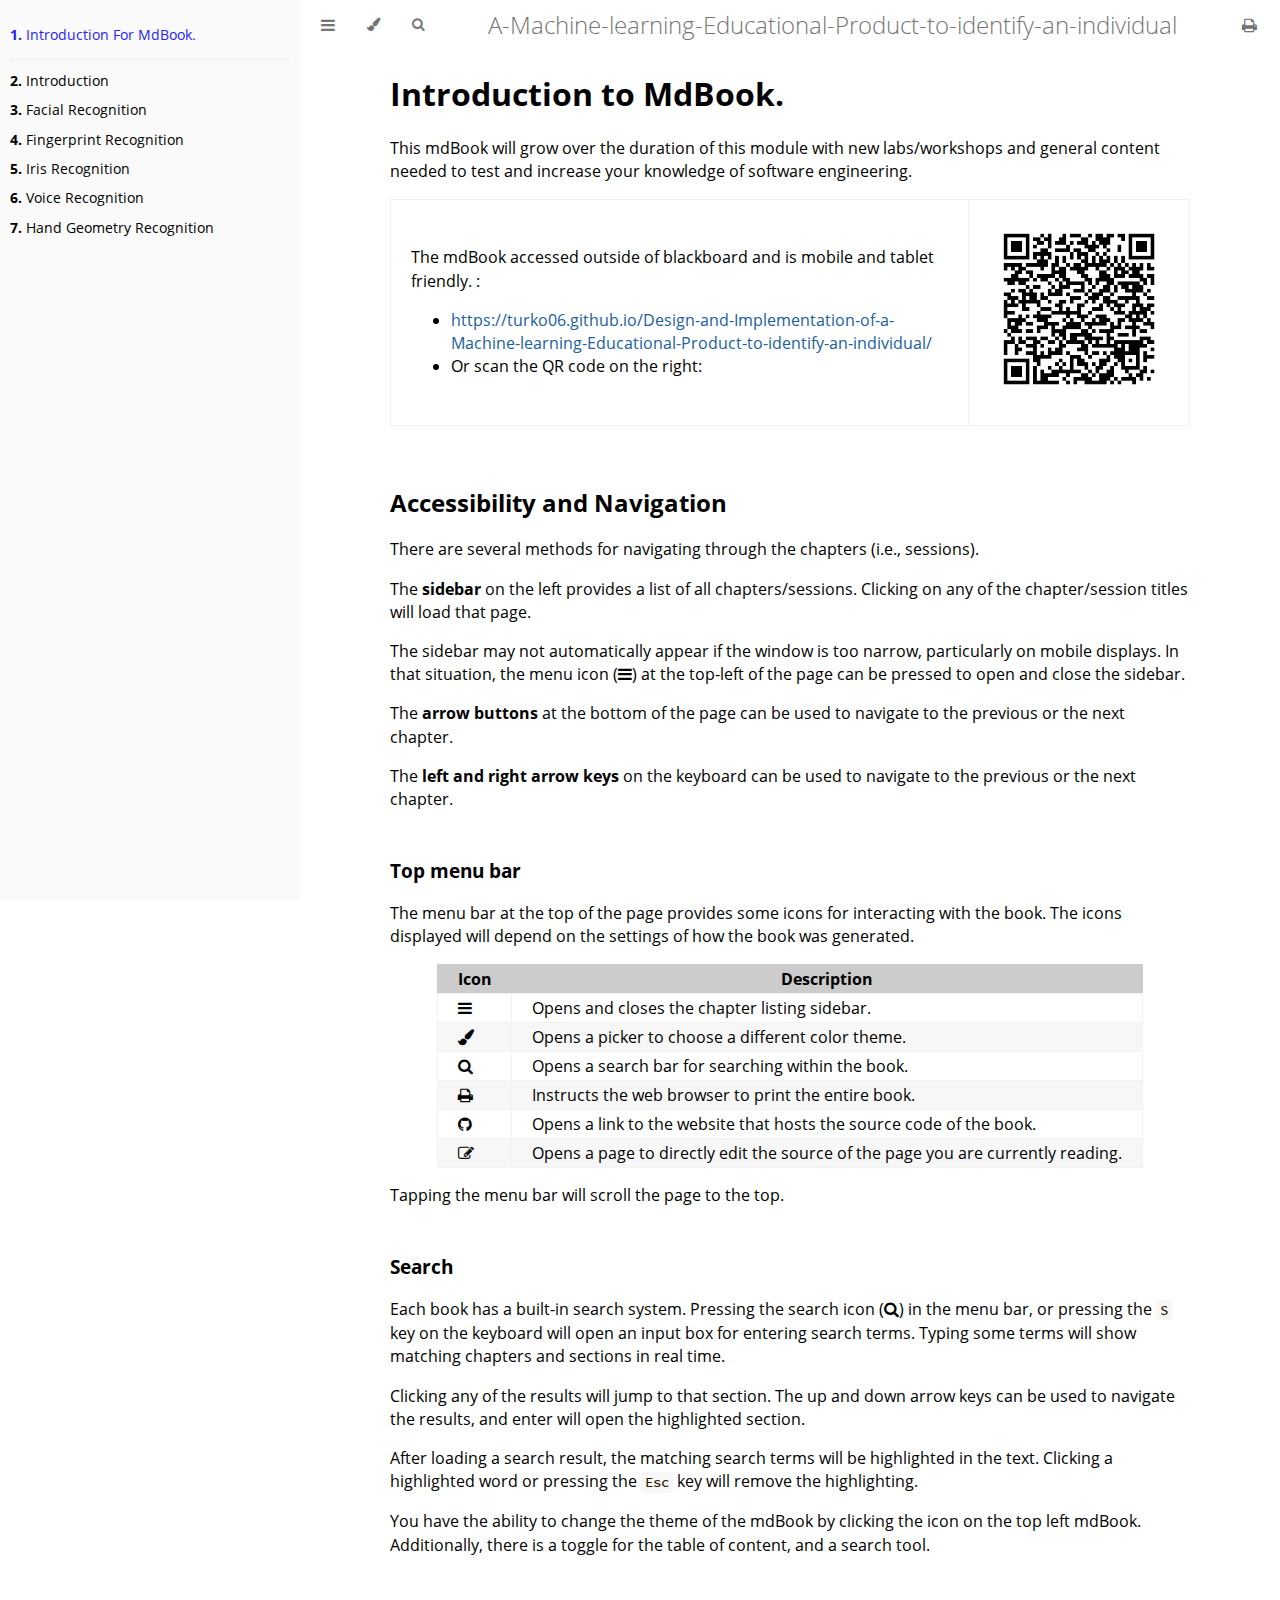
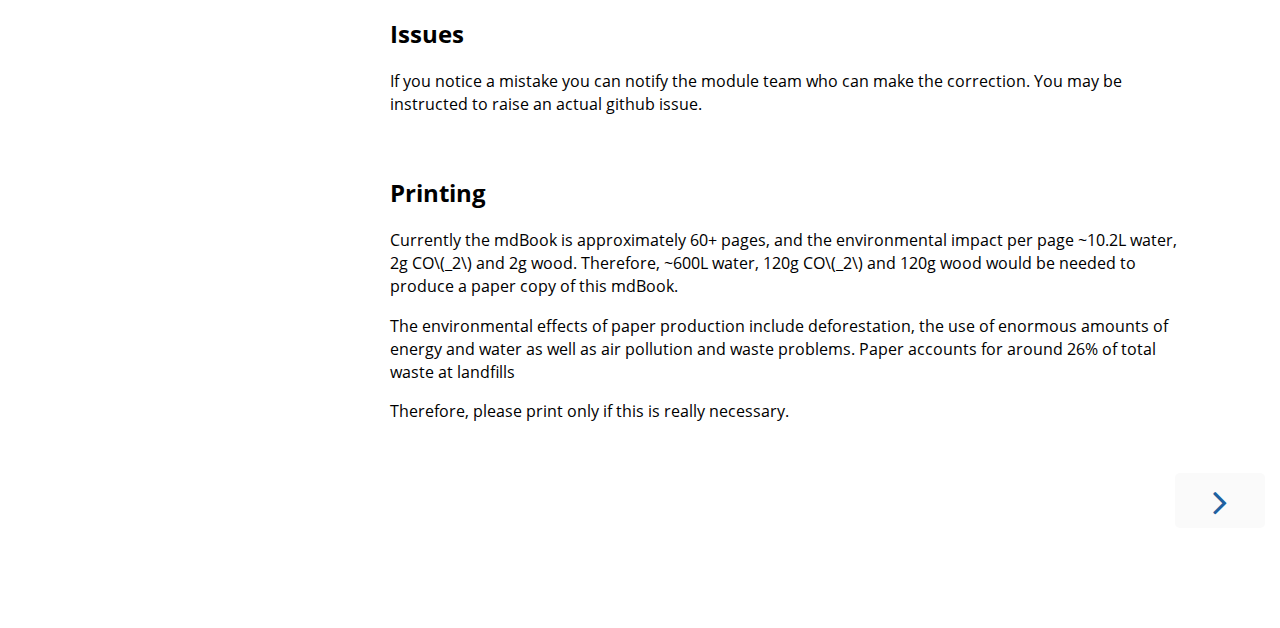
<file: index.html>
<!DOCTYPE HTML>
<html lang="en" class="light sidebar-visible" dir="ltr">
    <head>
        <!-- Book generated using mdBook -->
        <meta charset="UTF-8">
        <title>Introduction For MdBook. - A-Machine-learning-Educational-Product-to-identify-an-individual</title>


        <!-- Custom HTML head -->

        <meta name="description" content="">
        <meta name="viewport" content="width=device-width, initial-scale=1">
        <meta name="theme-color" content="#ffffff">

        <link rel="icon" href="favicon.svg">
        <link rel="shortcut icon" href="favicon.png">
        <link rel="stylesheet" href="css/variables.css">
        <link rel="stylesheet" href="css/general.css">
        <link rel="stylesheet" href="css/chrome.css">
        <link rel="stylesheet" href="css/print.css" media="print">

        <!-- Fonts -->
        <link rel="stylesheet" href="FontAwesome/css/font-awesome.css">
        <link rel="stylesheet" href="fonts/fonts.css">

        <!-- Highlight.js Stylesheets -->
        <link rel="stylesheet" href="highlight.css">
        <link rel="stylesheet" href="tomorrow-night.css">
        <link rel="stylesheet" href="ayu-highlight.css">

        <!-- Custom theme stylesheets -->


        <!-- Provide site root to javascript -->
        <script>
            var path_to_root = "";
            var default_theme = window.matchMedia("(prefers-color-scheme: dark)").matches ? "navy" : "light";
        </script>
        <!-- Start loading toc.js asap -->
        <script src="toc.js"></script>
    </head>
    <body>
    <div id="body-container">
        <!-- Work around some values being stored in localStorage wrapped in quotes -->
        <script>
            try {
                var theme = localStorage.getItem('mdbook-theme');
                var sidebar = localStorage.getItem('mdbook-sidebar');

                if (theme.startsWith('"') && theme.endsWith('"')) {
                    localStorage.setItem('mdbook-theme', theme.slice(1, theme.length - 1));
                }

                if (sidebar.startsWith('"') && sidebar.endsWith('"')) {
                    localStorage.setItem('mdbook-sidebar', sidebar.slice(1, sidebar.length - 1));
                }
            } catch (e) { }
        </script>

        <!-- Set the theme before any content is loaded, prevents flash -->
        <script>
            var theme;
            try { theme = localStorage.getItem('mdbook-theme'); } catch(e) { }
            if (theme === null || theme === undefined) { theme = default_theme; }
            const html = document.documentElement;
            html.classList.remove('light')
            html.classList.add(theme);
            html.classList.add("js");
        </script>

        <input type="checkbox" id="sidebar-toggle-anchor" class="hidden">

        <!-- Hide / unhide sidebar before it is displayed -->
        <script>
            var sidebar = null;
            var sidebar_toggle = document.getElementById("sidebar-toggle-anchor");
            if (document.body.clientWidth >= 1080) {
                try { sidebar = localStorage.getItem('mdbook-sidebar'); } catch(e) { }
                sidebar = sidebar || 'visible';
            } else {
                sidebar = 'hidden';
            }
            sidebar_toggle.checked = sidebar === 'visible';
            html.classList.remove('sidebar-visible');
            html.classList.add("sidebar-" + sidebar);
        </script>

        <nav id="sidebar" class="sidebar" aria-label="Table of contents">
            <!-- populated by js -->
            <mdbook-sidebar-scrollbox class="sidebar-scrollbox"></mdbook-sidebar-scrollbox>
            <noscript>
                <iframe class="sidebar-iframe-outer" src="toc.html"></iframe>
            </noscript>
            <div id="sidebar-resize-handle" class="sidebar-resize-handle">
                <div class="sidebar-resize-indicator"></div>
            </div>
        </nav>

        <div id="page-wrapper" class="page-wrapper">

            <div class="page">
                <div id="menu-bar-hover-placeholder"></div>
                <div id="menu-bar" class="menu-bar sticky">
                    <div class="left-buttons">
                        <label id="sidebar-toggle" class="icon-button" for="sidebar-toggle-anchor" title="Toggle Table of Contents" aria-label="Toggle Table of Contents" aria-controls="sidebar">
                            <i class="fa fa-bars"></i>
                        </label>
                        <button id="theme-toggle" class="icon-button" type="button" title="Change theme" aria-label="Change theme" aria-haspopup="true" aria-expanded="false" aria-controls="theme-list">
                            <i class="fa fa-paint-brush"></i>
                        </button>
                        <ul id="theme-list" class="theme-popup" aria-label="Themes" role="menu">
                            <li role="none"><button role="menuitem" class="theme" id="ayu">Ayu</button></li>
                            <li role="none"><button role="menuitem" class="theme" id="burgundy">Burgundy</button></li>
                            <li role="none"><button role="menuitem" class="theme" id="coal">Coal</button></li>
                            <li role="none"><button role="menuitem" class="theme" id="dracula">Dracula</button></li>
                            <li role="none"><button role="menuitem" class="theme" id="ecoFriend">EcoFriend</button></li>
                            <li role="none"><button role="menuitem" class="theme" id="light">Light</button></li>
                            <li role="none"><button role="menuitem" class="theme" id="navy">Navy</button></li>
                            <li role="none"><button role="menuitem" class="theme" id="pinkrose">Pinkrose</button></li>
                            <li role="none"><button role="menuitem" class="theme" id="rust">Rust</button></li>
                            <li role="none"><button role="menuitem" class="theme" id="space">Space</button></li>
                            <li role="none"><button role="menuitem" class="theme" id="sustain">Sustain</button></li>
                            <li role="none"><button role="menuitem" class="theme" id="tokyonight">Tokyonight</button></li>
                        </ul>
                        <button id="search-toggle" class="icon-button" type="button" title="Search. (Shortkey: s)" aria-label="Toggle Searchbar" aria-expanded="false" aria-keyshortcuts="S" aria-controls="searchbar">
                            <i class="fa fa-search"></i>
                        </button>
                    </div>

                    <h1 class="menu-title">A-Machine-learning-Educational-Product-to-identify-an-individual</h1>

                    <div class="right-buttons">
                        <a href="print.html" title="Print this book" aria-label="Print this book">
                            <i id="print-button" class="fa fa-print"></i>
                        </a>

                    </div>
                </div>

                <div id="search-wrapper" class="hidden">
                    <form id="searchbar-outer" class="searchbar-outer">
                        <input type="search" id="searchbar" name="searchbar" placeholder="Search this book ..." aria-controls="searchresults-outer" aria-describedby="searchresults-header">
                    </form>
                    <div id="searchresults-outer" class="searchresults-outer hidden">
                        <div id="searchresults-header" class="searchresults-header"></div>
                        <ul id="searchresults">
                        </ul>
                    </div>
                </div>

                <!-- Apply ARIA attributes after the sidebar and the sidebar toggle button are added to the DOM -->
                <script>
                    document.getElementById('sidebar-toggle').setAttribute('aria-expanded', sidebar === 'visible');
                    document.getElementById('sidebar').setAttribute('aria-hidden', sidebar !== 'visible');
                    Array.from(document.querySelectorAll('#sidebar a')).forEach(function(link) {
                        link.setAttribute('tabIndex', sidebar === 'visible' ? 0 : -1);
                    });
                </script>

                <div id="content" class="content">
                    <main><div class="sidetoc"><nav class="pagetoc"></nav></div>
                        <h1 id="introduction-to-mdbook"><a class="header" href="#introduction-to-mdbook">Introduction to MdBook.</a></h1>
<p>This mdBook will grow over the duration of this module with new labs/workshops and general content needed to test and increase your knowledge of software engineering.</p>
<table>
<tr>
<td>
<p>The mdBook accessed outside of blackboard and is mobile and tablet friendly. :</p>
<ul>
<li><a href="https://turko06.github.io/Design-and-Implementation-of-a-Machine-learning-Educational-Product-to-identify-an-individual/Introduction.html">https://turko06.github.io/Design-and-Implementation-of-a-Machine-learning-Educational-Product-to-identify-an-individual/</a></li>
<li>Or scan the QR code on the right:</li>
</ul>
</td>
<td>
<p><img src="./mdbook-qr-code.png" alt="" /></p>
</td>
</tr>
</table>
<h2 id="accessibility-and-navigation"><a class="header" href="#accessibility-and-navigation">Accessibility and Navigation</a></h2>
<p>There are several methods for navigating through the chapters (i.e., sessions).</p>
<p>The <strong>sidebar</strong> on the left provides a list of all chapters/sessions.
Clicking on any of the chapter/session titles will load that page.</p>
<p>The sidebar may not automatically appear if the window is too narrow, particularly on mobile displays.
In that situation, the menu icon (<i class="fa fa-bars"></i>) at the top-left of the page can be pressed to open and close the sidebar.</p>
<p>The <strong>arrow buttons</strong> at the bottom of the page can be used to navigate to the previous or the next chapter.</p>
<p>The <strong>left and right arrow keys</strong> on the keyboard can be used to navigate to the previous or the next chapter.</p>
<h3 id="top-menu-bar"><a class="header" href="#top-menu-bar">Top menu bar</a></h3>
<p>The menu bar at the top of the page provides some icons for interacting with the book.
The icons displayed will depend on the settings of how the book was generated.</p>
<div class="table-wrapper"><table><thead><tr><th>Icon</th><th>Description</th></tr></thead><tbody>
<tr><td><i class="fa fa-bars"></i></td><td>Opens and closes the chapter listing sidebar.</td></tr>
<tr><td><i class="fa fa-paint-brush"></i></td><td>Opens a picker to choose a different color theme.</td></tr>
<tr><td><i class="fa fa-search"></i></td><td>Opens a search bar for searching within the book.</td></tr>
<tr><td><i class="fa fa-print"></i></td><td>Instructs the web browser to print the entire book.</td></tr>
<tr><td><i class="fa fa-github"></i></td><td>Opens a link to the website that hosts the source code of the book.</td></tr>
<tr><td><i class="fa fa-edit"></i></td><td>Opens a page to directly edit the source of the page you are currently reading.</td></tr>
</tbody></table>
</div>
<p>Tapping the menu bar will scroll the page to the top.</p>
<h3 id="search"><a class="header" href="#search">Search</a></h3>
<p>Each book has a built-in search system.
Pressing the search icon (<i class="fa fa-search"></i>) in the menu bar, or pressing the <code>S</code> key on the keyboard will open an input box for entering search terms.
Typing some terms will show matching chapters and sections in real time.</p>
<p>Clicking any of the results will jump to that section.
The up and down arrow keys can be used to navigate the results, and enter will open the highlighted section.</p>
<p>After loading a search result, the matching search terms will be highlighted in the text.
Clicking a highlighted word or pressing the <code>Esc</code> key will remove the highlighting.</p>
<p>You have the ability to change the theme of the mdBook by clicking the  icon on the top left mdBook. Additionally, there is a toggle for the table of content, and a search tool.</p>
<h2 id="issues"><a class="header" href="#issues">Issues</a></h2>
<p>If you notice a mistake you can notify the module team who can make the correction. You may be instructed to raise an actual github issue.</p>
<h2 id="printing"><a class="header" href="#printing">Printing</a></h2>
<p>Currently the mdBook is approximately 60+ pages, and the environmental impact per page ~10.2L water, 2g CO\(_2\) and 2g wood. Therefore, ~600L water, 120g CO\(_2\) and 120g wood would be needed to produce a paper copy of this mdBook.</p>
<p>The environmental effects of paper production include deforestation, the use of enormous amounts of energy and water as well as air pollution and waste problems. Paper accounts for around 26% of total waste at landfills</p>
<p>Therefore, please print only if this is really necessary.</p>

                    </main>
                    <nav class="nav-wrapper" aria-label="Page navigation">
                        <!-- Mobile navigation buttons -->

                            <a rel="next prefetch" href="chapter_1.html" class="mobile-nav-chapters next" title="Next chapter" aria-label="Next chapter" aria-keyshortcuts="Right">
                                <i class="fa fa-angle-right"></i>
                            </a>

                        <div style="clear: both"></div>
                    </nav>
                </div>
            </div>

            <nav class="nav-wide-wrapper" aria-label="Page navigation">

                    <a rel="next prefetch" href="chapter_1.html" class="nav-chapters next" title="Next chapter" aria-label="Next chapter" aria-keyshortcuts="Right">
                        <i class="fa fa-angle-right"></i>
                    </a>
            </nav>

        </div>




        <script>
            window.playground_copyable = true;
        </script>


        <script src="elasticlunr.min.js"></script>
        <script src="mark.min.js"></script>
        <script src="searcher.js"></script>

        <script src="clipboard.min.js"></script>
        <script src="highlight.js"></script>
        <script src="book.js"></script>

        <!-- Custom JS scripts -->


    </div>
    </body>
</html>
</file>
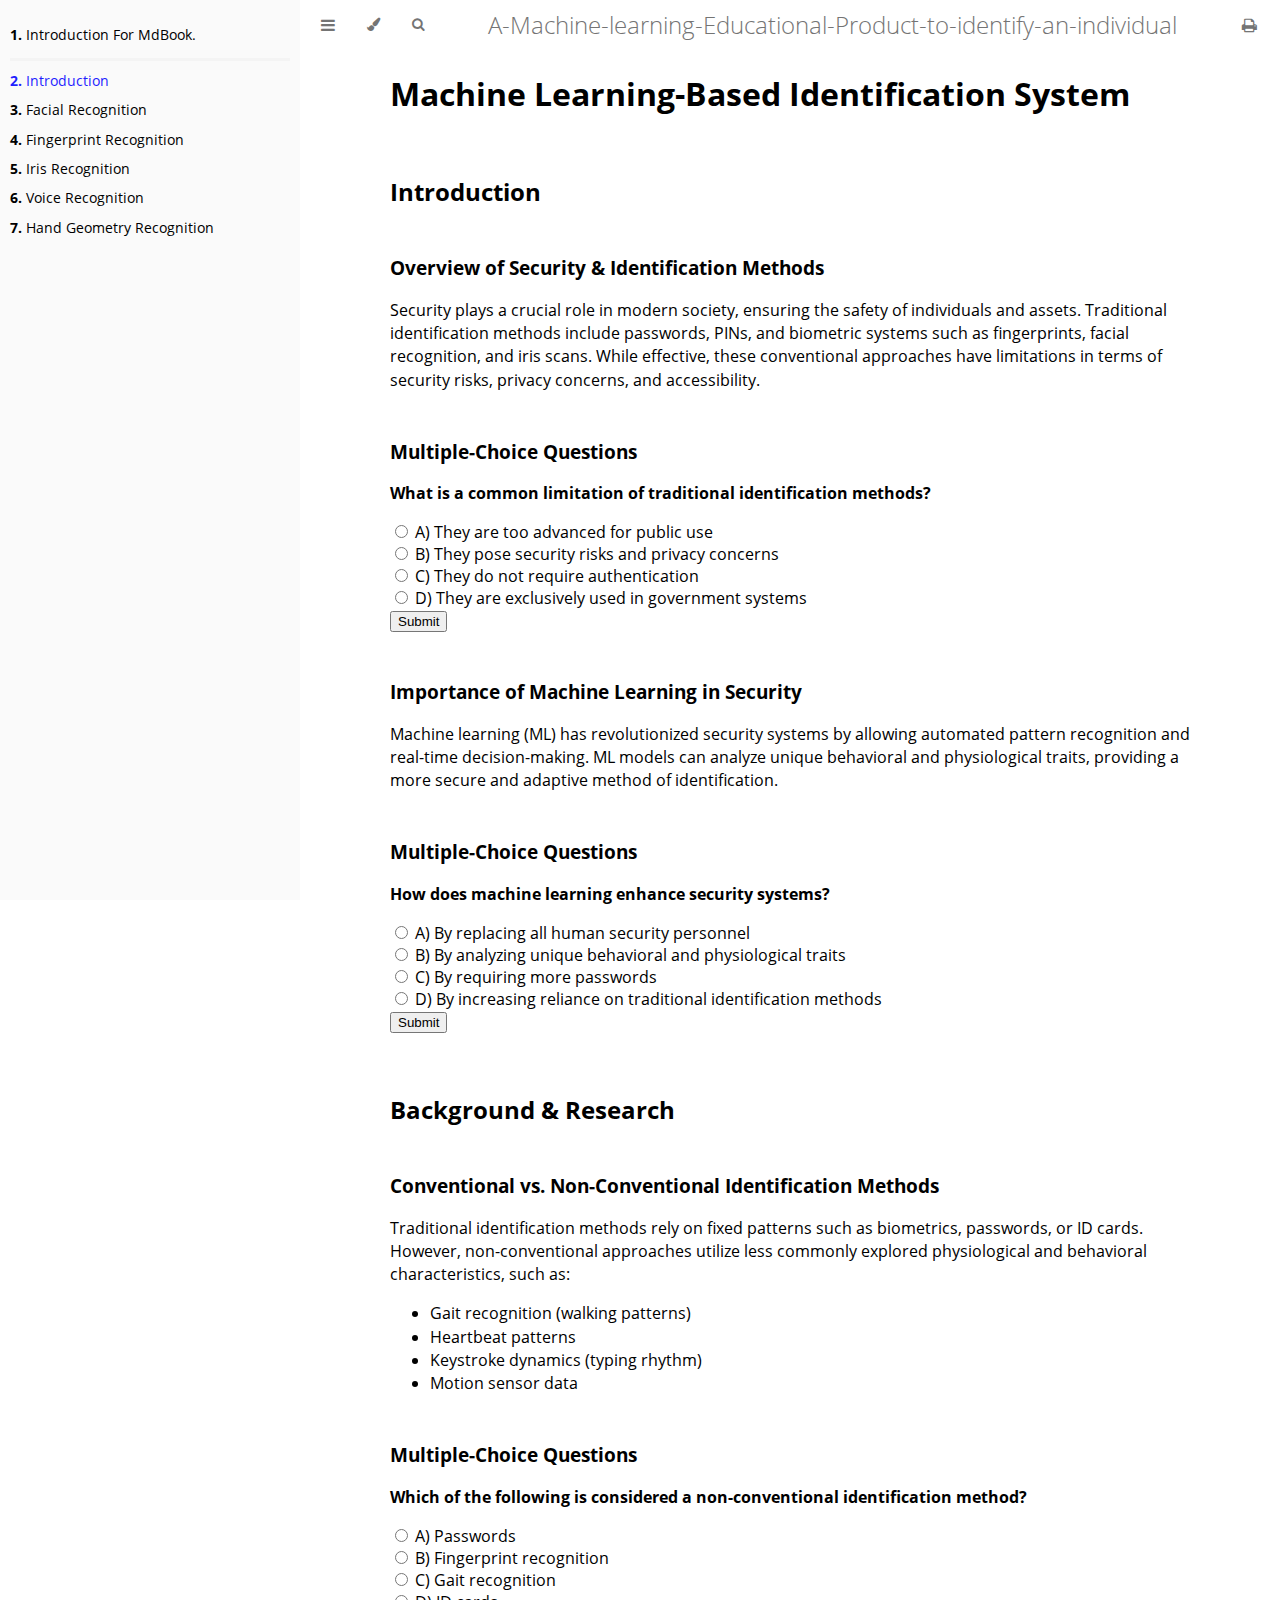
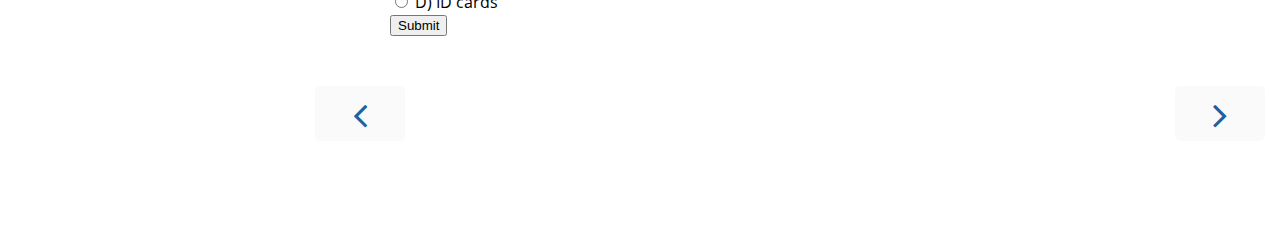
<file: chapter_1.html>
<!DOCTYPE HTML>
<html lang="en" class="light sidebar-visible" dir="ltr">
    <head>
        <!-- Book generated using mdBook -->
        <meta charset="UTF-8">
        <title>Introduction - A-Machine-learning-Educational-Product-to-identify-an-individual</title>


        <!-- Custom HTML head -->

        <meta name="description" content="">
        <meta name="viewport" content="width=device-width, initial-scale=1">
        <meta name="theme-color" content="#ffffff">

        <link rel="icon" href="favicon.svg">
        <link rel="shortcut icon" href="favicon.png">
        <link rel="stylesheet" href="css/variables.css">
        <link rel="stylesheet" href="css/general.css">
        <link rel="stylesheet" href="css/chrome.css">
        <link rel="stylesheet" href="css/print.css" media="print">

        <!-- Fonts -->
        <link rel="stylesheet" href="FontAwesome/css/font-awesome.css">
        <link rel="stylesheet" href="fonts/fonts.css">

        <!-- Highlight.js Stylesheets -->
        <link rel="stylesheet" href="highlight.css">
        <link rel="stylesheet" href="tomorrow-night.css">
        <link rel="stylesheet" href="ayu-highlight.css">

        <!-- Custom theme stylesheets -->


        <!-- Provide site root to javascript -->
        <script>
            var path_to_root = "";
            var default_theme = window.matchMedia("(prefers-color-scheme: dark)").matches ? "navy" : "light";
        </script>
        <!-- Start loading toc.js asap -->
        <script src="toc.js"></script>
    </head>
    <body>
    <div id="body-container">
        <!-- Work around some values being stored in localStorage wrapped in quotes -->
        <script>
            try {
                var theme = localStorage.getItem('mdbook-theme');
                var sidebar = localStorage.getItem('mdbook-sidebar');

                if (theme.startsWith('"') && theme.endsWith('"')) {
                    localStorage.setItem('mdbook-theme', theme.slice(1, theme.length - 1));
                }

                if (sidebar.startsWith('"') && sidebar.endsWith('"')) {
                    localStorage.setItem('mdbook-sidebar', sidebar.slice(1, sidebar.length - 1));
                }
            } catch (e) { }
        </script>

        <!-- Set the theme before any content is loaded, prevents flash -->
        <script>
            var theme;
            try { theme = localStorage.getItem('mdbook-theme'); } catch(e) { }
            if (theme === null || theme === undefined) { theme = default_theme; }
            const html = document.documentElement;
            html.classList.remove('light')
            html.classList.add(theme);
            html.classList.add("js");
        </script>

        <input type="checkbox" id="sidebar-toggle-anchor" class="hidden">

        <!-- Hide / unhide sidebar before it is displayed -->
        <script>
            var sidebar = null;
            var sidebar_toggle = document.getElementById("sidebar-toggle-anchor");
            if (document.body.clientWidth >= 1080) {
                try { sidebar = localStorage.getItem('mdbook-sidebar'); } catch(e) { }
                sidebar = sidebar || 'visible';
            } else {
                sidebar = 'hidden';
            }
            sidebar_toggle.checked = sidebar === 'visible';
            html.classList.remove('sidebar-visible');
            html.classList.add("sidebar-" + sidebar);
        </script>

        <nav id="sidebar" class="sidebar" aria-label="Table of contents">
            <!-- populated by js -->
            <mdbook-sidebar-scrollbox class="sidebar-scrollbox"></mdbook-sidebar-scrollbox>
            <noscript>
                <iframe class="sidebar-iframe-outer" src="toc.html"></iframe>
            </noscript>
            <div id="sidebar-resize-handle" class="sidebar-resize-handle">
                <div class="sidebar-resize-indicator"></div>
            </div>
        </nav>

        <div id="page-wrapper" class="page-wrapper">

            <div class="page">
                <div id="menu-bar-hover-placeholder"></div>
                <div id="menu-bar" class="menu-bar sticky">
                    <div class="left-buttons">
                        <label id="sidebar-toggle" class="icon-button" for="sidebar-toggle-anchor" title="Toggle Table of Contents" aria-label="Toggle Table of Contents" aria-controls="sidebar">
                            <i class="fa fa-bars"></i>
                        </label>
                        <button id="theme-toggle" class="icon-button" type="button" title="Change theme" aria-label="Change theme" aria-haspopup="true" aria-expanded="false" aria-controls="theme-list">
                            <i class="fa fa-paint-brush"></i>
                        </button>
                        <ul id="theme-list" class="theme-popup" aria-label="Themes" role="menu">
                            <li role="none"><button role="menuitem" class="theme" id="ayu">Ayu</button></li>
                            <li role="none"><button role="menuitem" class="theme" id="burgundy">Burgundy</button></li>
                            <li role="none"><button role="menuitem" class="theme" id="coal">Coal</button></li>
                            <li role="none"><button role="menuitem" class="theme" id="dracula">Dracula</button></li>
                            <li role="none"><button role="menuitem" class="theme" id="ecoFriend">EcoFriend</button></li>
                            <li role="none"><button role="menuitem" class="theme" id="light">Light</button></li>
                            <li role="none"><button role="menuitem" class="theme" id="navy">Navy</button></li>
                            <li role="none"><button role="menuitem" class="theme" id="pinkrose">Pinkrose</button></li>
                            <li role="none"><button role="menuitem" class="theme" id="rust">Rust</button></li>
                            <li role="none"><button role="menuitem" class="theme" id="space">Space</button></li>
                            <li role="none"><button role="menuitem" class="theme" id="sustain">Sustain</button></li>
                            <li role="none"><button role="menuitem" class="theme" id="tokyonight">Tokyonight</button></li>
                        </ul>
                        <button id="search-toggle" class="icon-button" type="button" title="Search. (Shortkey: s)" aria-label="Toggle Searchbar" aria-expanded="false" aria-keyshortcuts="S" aria-controls="searchbar">
                            <i class="fa fa-search"></i>
                        </button>
                    </div>

                    <h1 class="menu-title">A-Machine-learning-Educational-Product-to-identify-an-individual</h1>

                    <div class="right-buttons">
                        <a href="print.html" title="Print this book" aria-label="Print this book">
                            <i id="print-button" class="fa fa-print"></i>
                        </a>

                    </div>
                </div>

                <div id="search-wrapper" class="hidden">
                    <form id="searchbar-outer" class="searchbar-outer">
                        <input type="search" id="searchbar" name="searchbar" placeholder="Search this book ..." aria-controls="searchresults-outer" aria-describedby="searchresults-header">
                    </form>
                    <div id="searchresults-outer" class="searchresults-outer hidden">
                        <div id="searchresults-header" class="searchresults-header"></div>
                        <ul id="searchresults">
                        </ul>
                    </div>
                </div>

                <!-- Apply ARIA attributes after the sidebar and the sidebar toggle button are added to the DOM -->
                <script>
                    document.getElementById('sidebar-toggle').setAttribute('aria-expanded', sidebar === 'visible');
                    document.getElementById('sidebar').setAttribute('aria-hidden', sidebar !== 'visible');
                    Array.from(document.querySelectorAll('#sidebar a')).forEach(function(link) {
                        link.setAttribute('tabIndex', sidebar === 'visible' ? 0 : -1);
                    });
                </script>

                <div id="content" class="content">
                    <main><div class="sidetoc"><nav class="pagetoc"></nav></div>
                        <h1 id="machine-learning-based-identification-system"><a class="header" href="#machine-learning-based-identification-system">Machine Learning-Based Identification System</a></h1>
<h2 id="introduction"><a class="header" href="#introduction">Introduction</a></h2>
<h3 id="overview-of-security--identification-methods"><a class="header" href="#overview-of-security--identification-methods">Overview of Security &amp; Identification Methods</a></h3>
<p>Security plays a crucial role in modern society, ensuring the safety of individuals and assets. Traditional identification methods include passwords, PINs, and biometric systems such as fingerprints, facial recognition, and iris scans. While effective, these conventional approaches have limitations in terms of security risks, privacy concerns, and accessibility.</p>
<h3 id="multiple-choice-questions"><a class="header" href="#multiple-choice-questions">Multiple-Choice Questions</a></h3>
<p><strong>What is a common limitation of traditional identification methods?</strong></p>
<form>
  <input type="radio" name="q1" value="A"> A) They are too advanced for public use<br>
  <input type="radio" name="q1" value="B"> B) They pose security risks and privacy concerns <br>
  <input type="radio" name="q1" value="C"> C) They do not require authentication<br>
  <input type="radio" name="q1" value="D"> D) They are exclusively used in government systems<br>
  <button type="button" onclick="checkAnswer('q1', 'B')">Submit</button>
  <p id="q1-result"></p>
</form>
<h3 id="importance-of-machine-learning-in-security"><a class="header" href="#importance-of-machine-learning-in-security">Importance of Machine Learning in Security</a></h3>
<p>Machine learning (ML) has revolutionized security systems by allowing automated pattern recognition and real-time decision-making. ML models can analyze unique behavioral and physiological traits, providing a more secure and adaptive method of identification.</p>
<h3 id="multiple-choice-questions-1"><a class="header" href="#multiple-choice-questions-1">Multiple-Choice Questions</a></h3>
<p><strong>How does machine learning enhance security systems?</strong></p>
<form>
  <input type="radio" name="q2" value="A"> A) By replacing all human security personnel<br>
  <input type="radio" name="q2" value="B"> B) By analyzing unique behavioral and physiological traits <br>
  <input type="radio" name="q2" value="C"> C) By requiring more passwords<br>
  <input type="radio" name="q2" value="D"> D) By increasing reliance on traditional identification methods<br>
  <button type="button" onclick="checkAnswer('q2', 'B')">Submit</button>
  <p id="q2-result"></p>
</form>
<h2 id="background--research"><a class="header" href="#background--research">Background &amp; Research</a></h2>
<h3 id="conventional-vs-non-conventional-identification-methods"><a class="header" href="#conventional-vs-non-conventional-identification-methods">Conventional vs. Non-Conventional Identification Methods</a></h3>
<p>Traditional identification methods rely on fixed patterns such as biometrics, passwords, or ID cards. However, non-conventional approaches utilize less commonly explored physiological and behavioral characteristics, such as:</p>
<ul>
<li>Gait recognition (walking patterns)</li>
<li>Heartbeat patterns</li>
<li>Keystroke dynamics (typing rhythm)</li>
<li>Motion sensor data</li>
</ul>
<h3 id="multiple-choice-questions-2"><a class="header" href="#multiple-choice-questions-2">Multiple-Choice Questions</a></h3>
<p><strong>Which of the following is considered a non-conventional identification method?</strong></p>
<form>
  <input type="radio" name="q3" value="A"> A) Passwords<br>
  <input type="radio" name="q3" value="B"> B) Fingerprint recognition<br>
  <input type="radio" name="q3" value="C"> C) Gait recognition <br>
  <input type="radio" name="q3" value="D"> D) ID cards<br>
  <button type="button" onclick="checkAnswer('q3', 'C')">Submit</button>
  <p id="q3-result"></p>
</form>
<script>
function checkAnswer(question, correctAnswer) {
    const options = document.getElementsByName(question);
    let selectedAnswer = "";
    for (let i = 0; i < options.length; i++) {
        if (options[i].checked) {
            selectedAnswer = options[i].value;
        }
    }
    const resultElement = document.getElementById(question + "-result");
    if (selectedAnswer === correctAnswer) {
        resultElement.innerHTML = " Correct!";
        resultElement.style.color = "green";
    } else {
        resultElement.innerHTML = "❌ Incorrect. Try again.";
        resultElement.style.color = "red";
    }
}
</script>

                    </main>
                    <nav class="nav-wrapper" aria-label="Page navigation">
                        <!-- Mobile navigation buttons -->
                            <a rel="prev" href="Introduction.html" class="mobile-nav-chapters previous" title="Previous chapter" aria-label="Previous chapter" aria-keyshortcuts="Left">
                                <i class="fa fa-angle-left"></i>
                            </a>

                            <a rel="next prefetch" href="chapter_2.html" class="mobile-nav-chapters next" title="Next chapter" aria-label="Next chapter" aria-keyshortcuts="Right">
                                <i class="fa fa-angle-right"></i>
                            </a>

                        <div style="clear: both"></div>
                    </nav>
                </div>
            </div>

            <nav class="nav-wide-wrapper" aria-label="Page navigation">
                    <a rel="prev" href="Introduction.html" class="nav-chapters previous" title="Previous chapter" aria-label="Previous chapter" aria-keyshortcuts="Left">
                        <i class="fa fa-angle-left"></i>
                    </a>

                    <a rel="next prefetch" href="chapter_2.html" class="nav-chapters next" title="Next chapter" aria-label="Next chapter" aria-keyshortcuts="Right">
                        <i class="fa fa-angle-right"></i>
                    </a>
            </nav>

        </div>




        <script>
            window.playground_copyable = true;
        </script>


        <script src="elasticlunr.min.js"></script>
        <script src="mark.min.js"></script>
        <script src="searcher.js"></script>

        <script src="clipboard.min.js"></script>
        <script src="highlight.js"></script>
        <script src="book.js"></script>

        <!-- Custom JS scripts -->


    </div>
    </body>
</html>
</file>
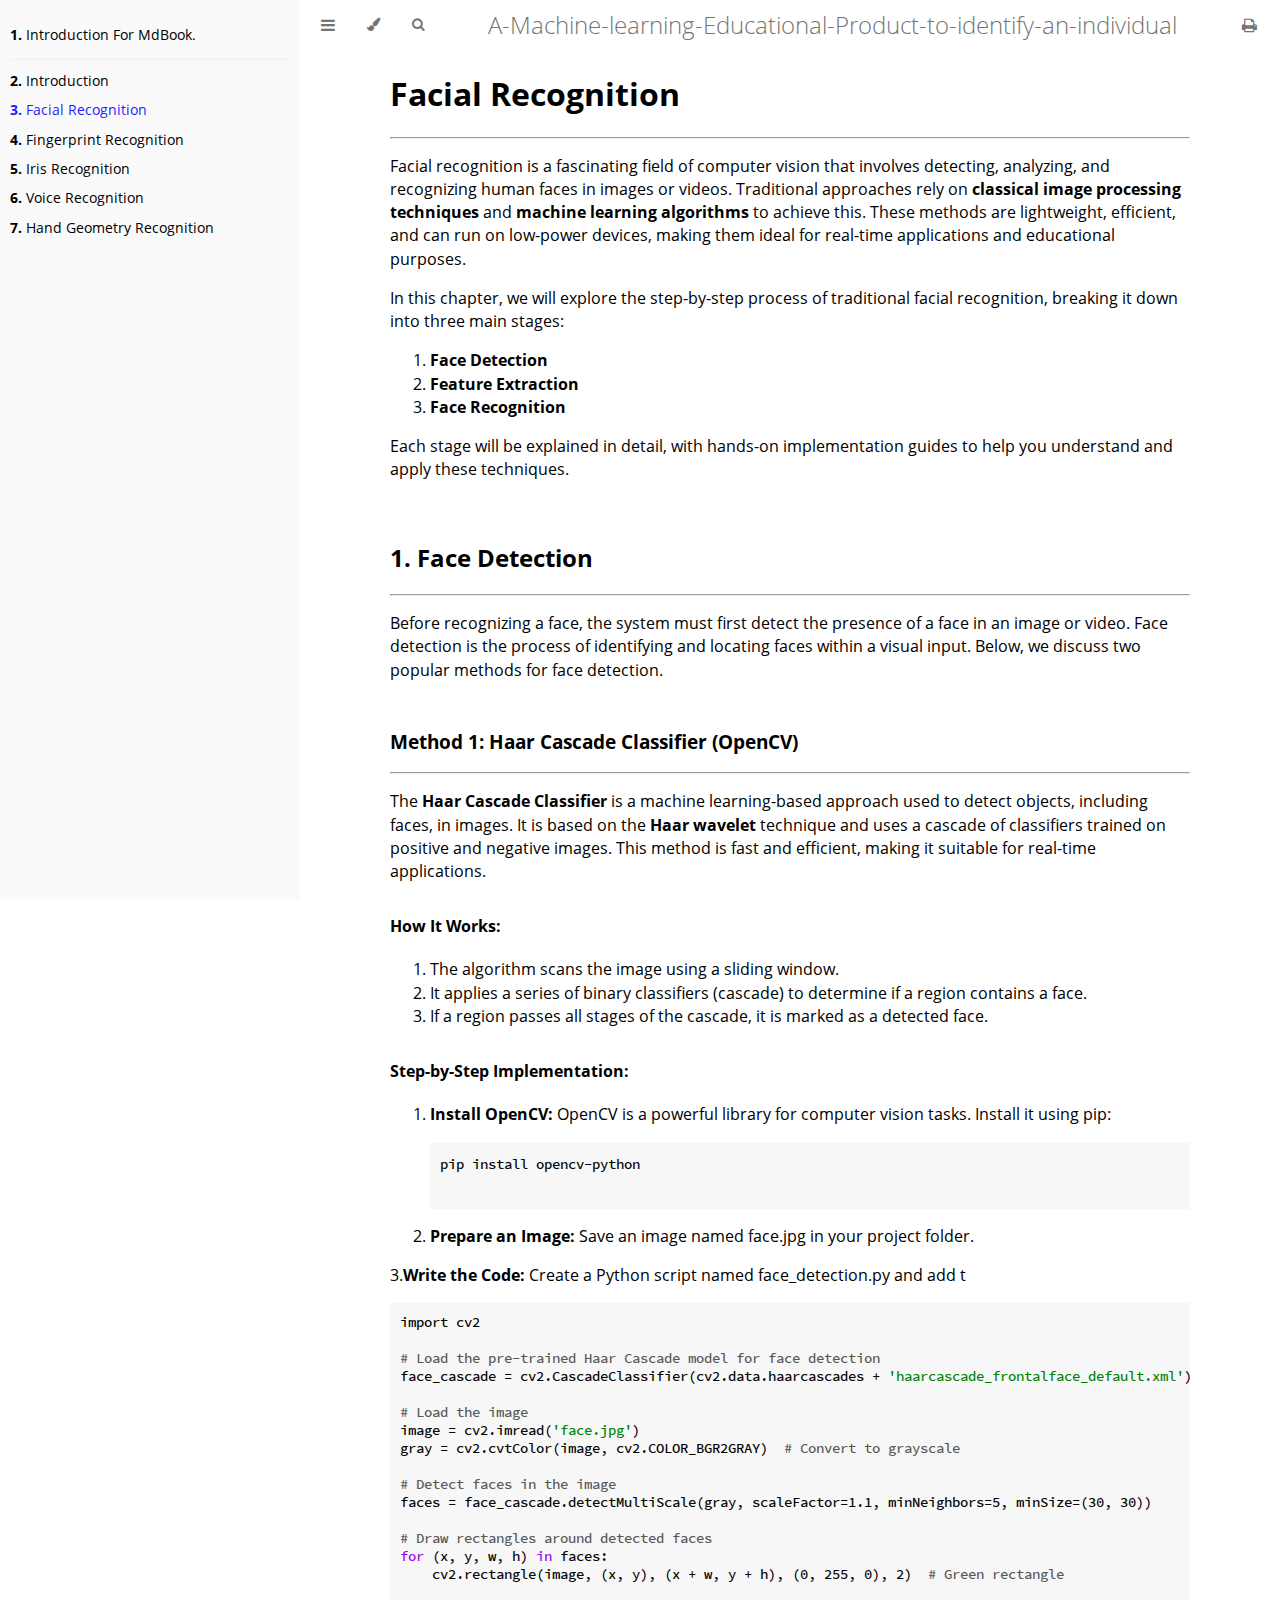
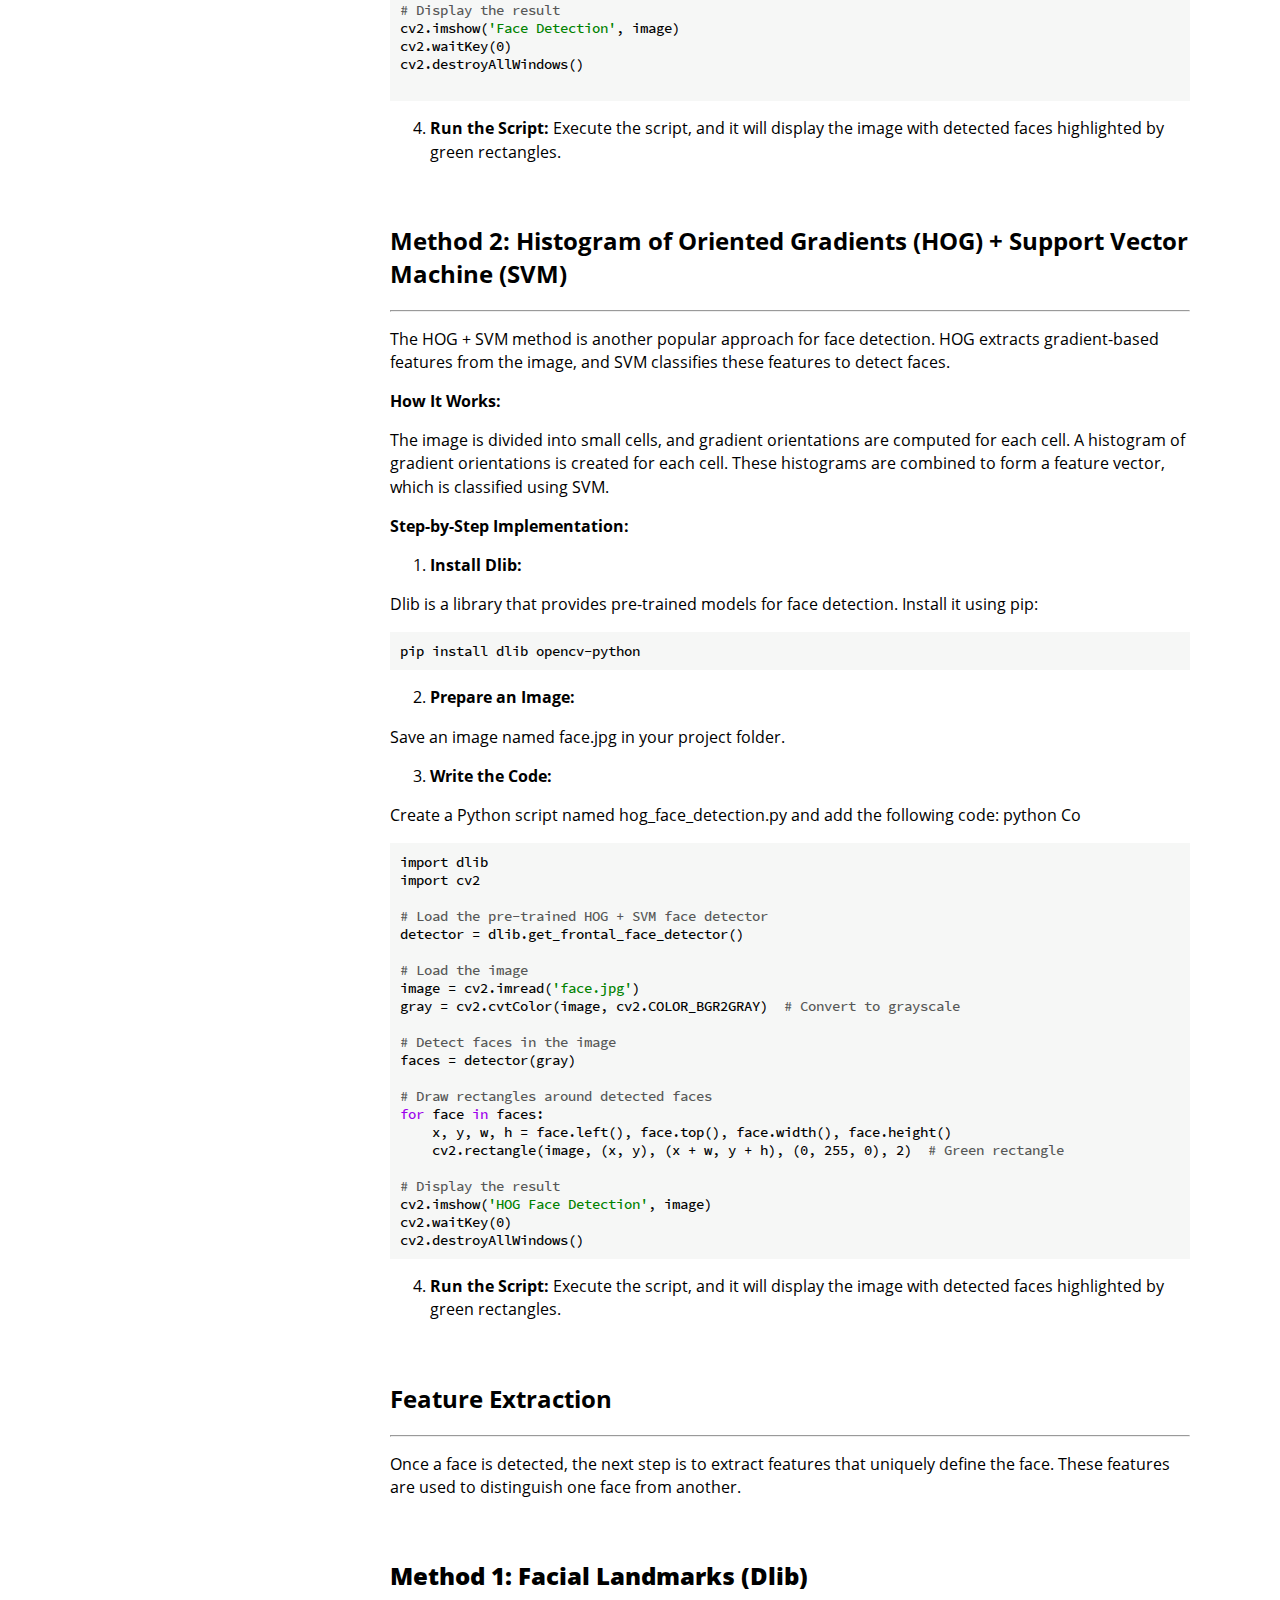
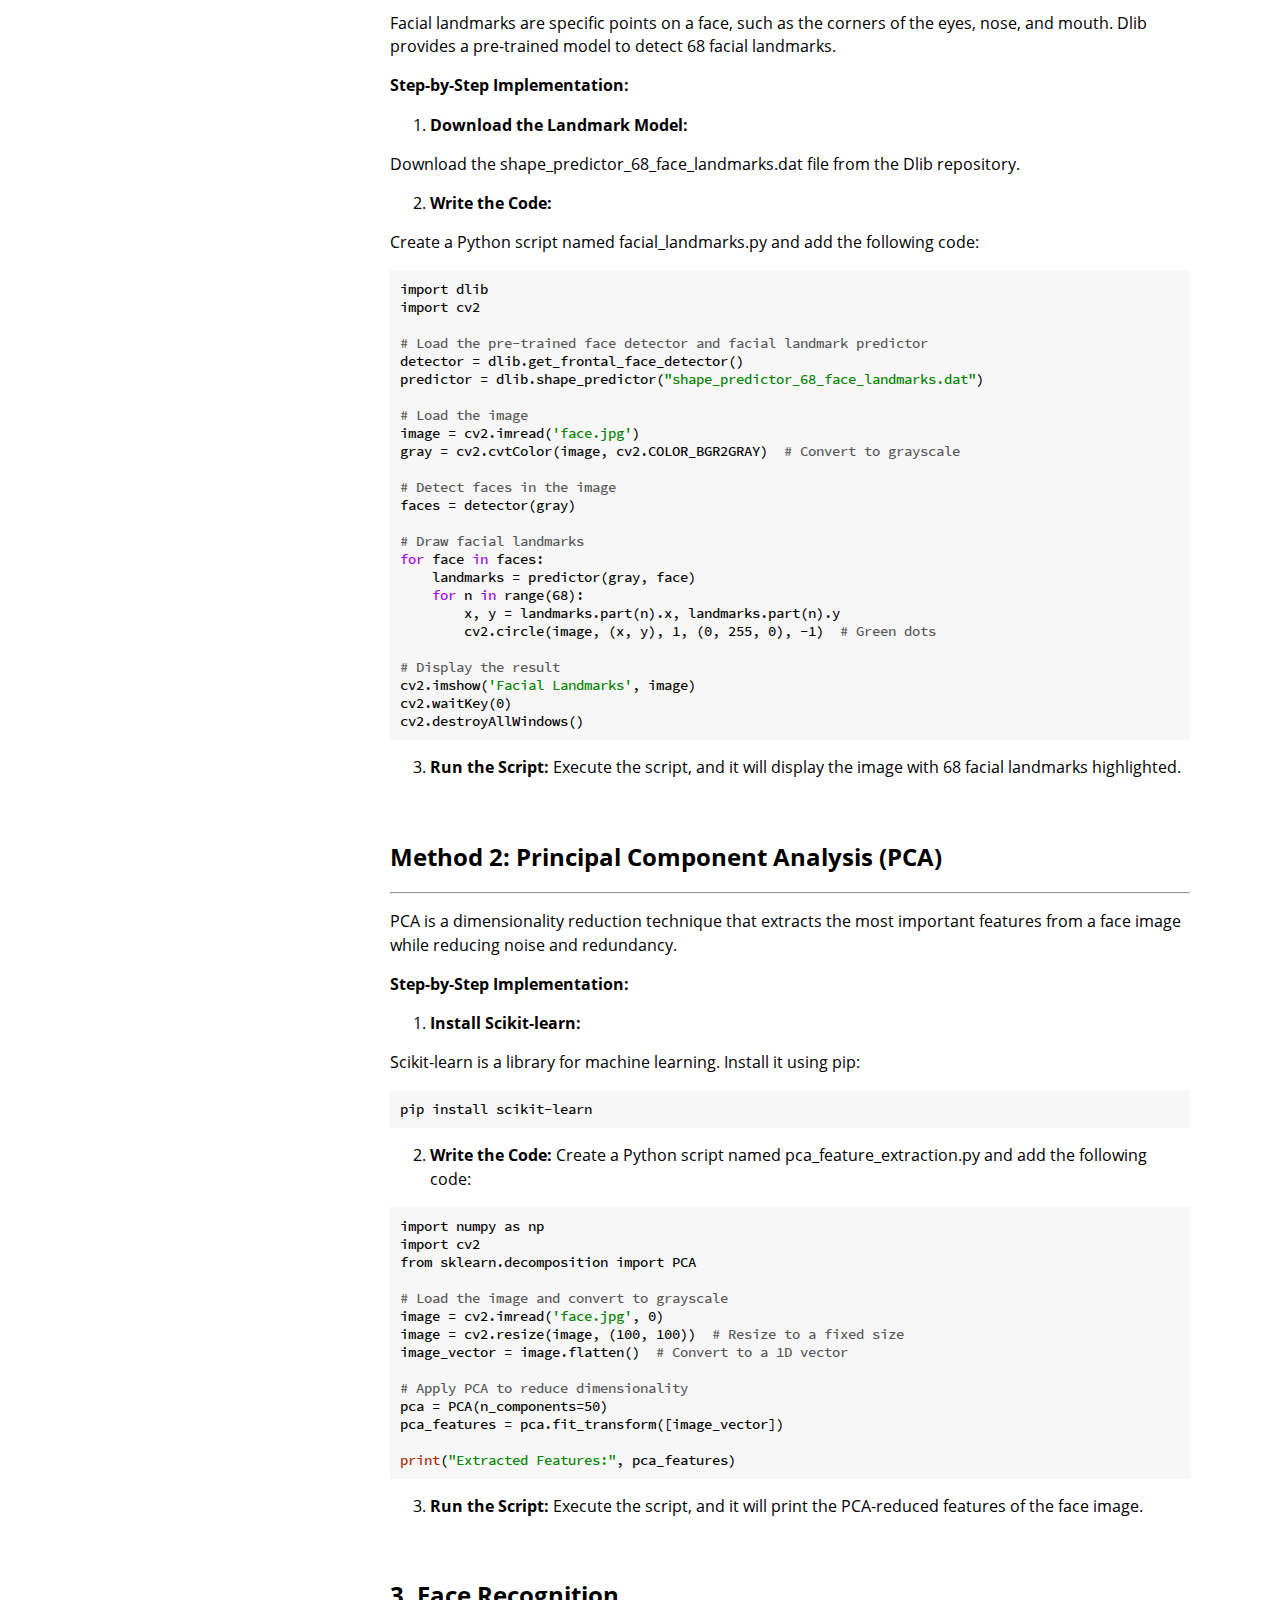
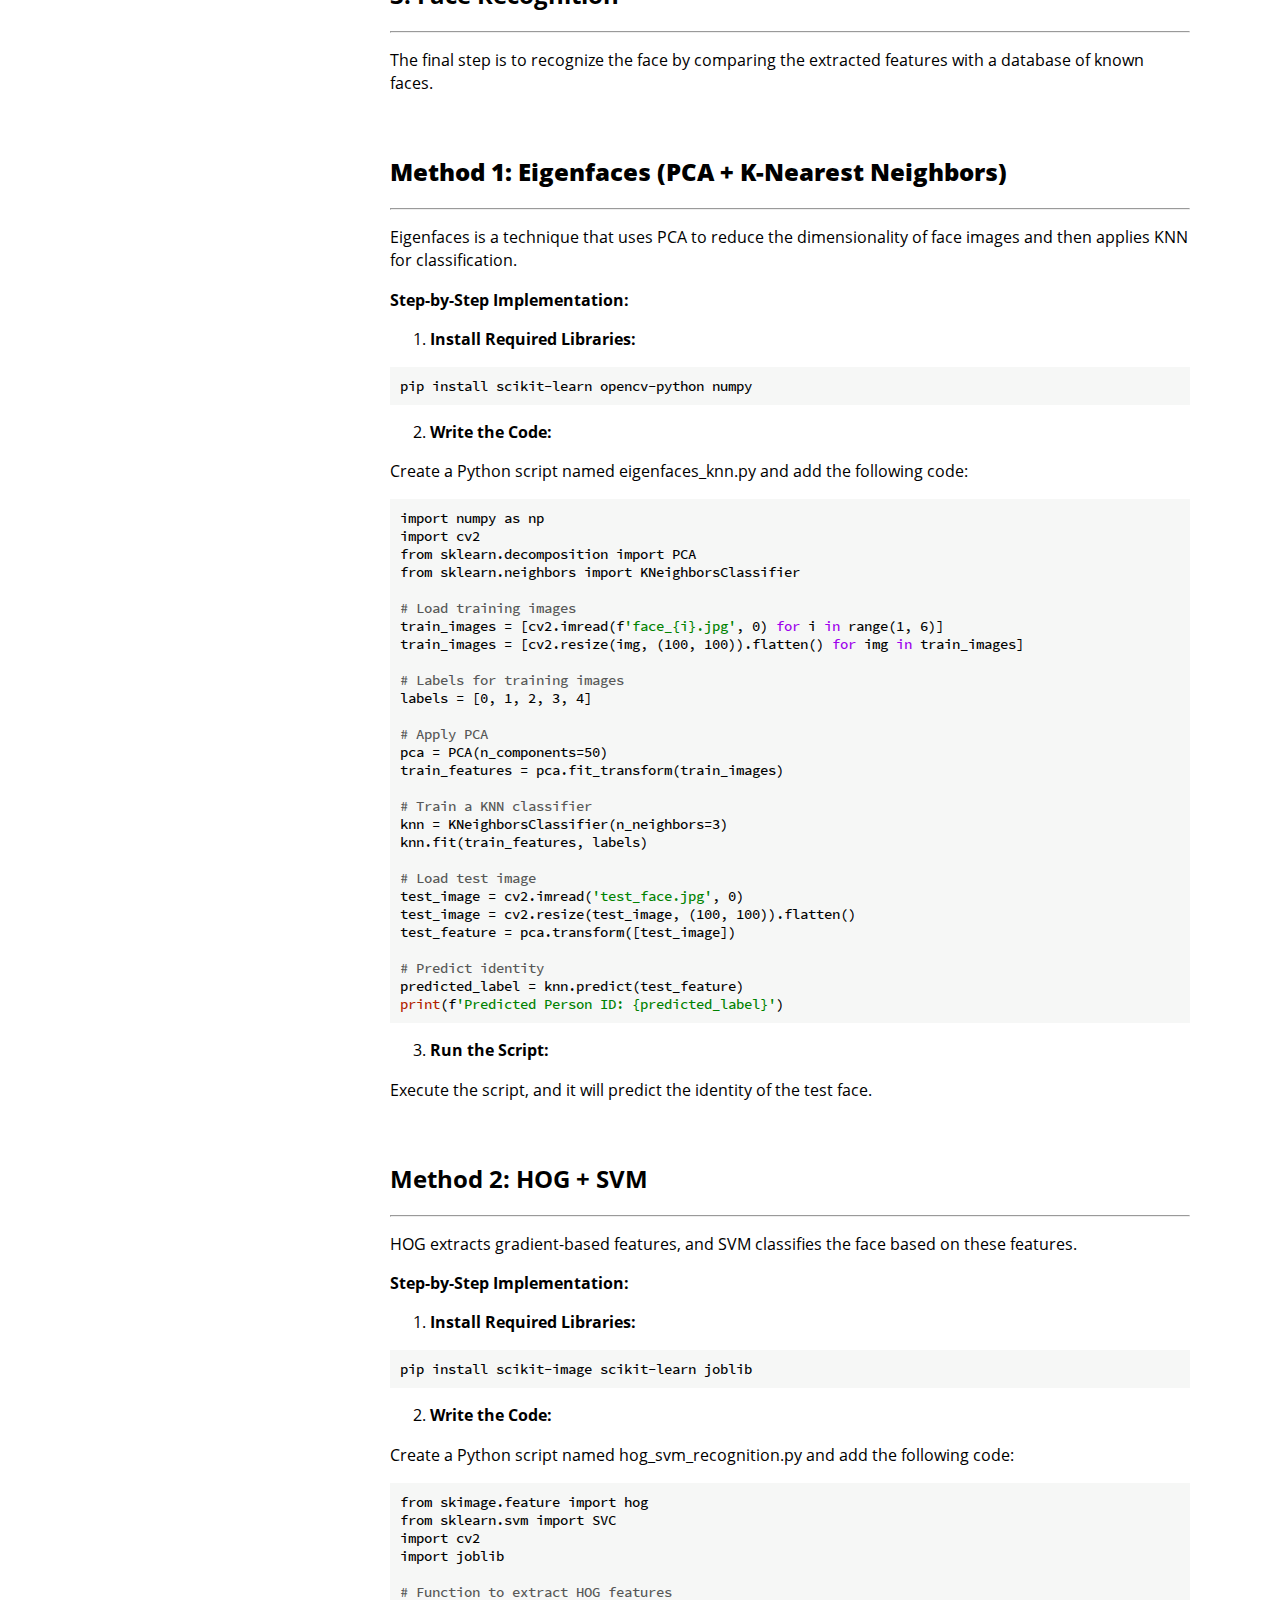
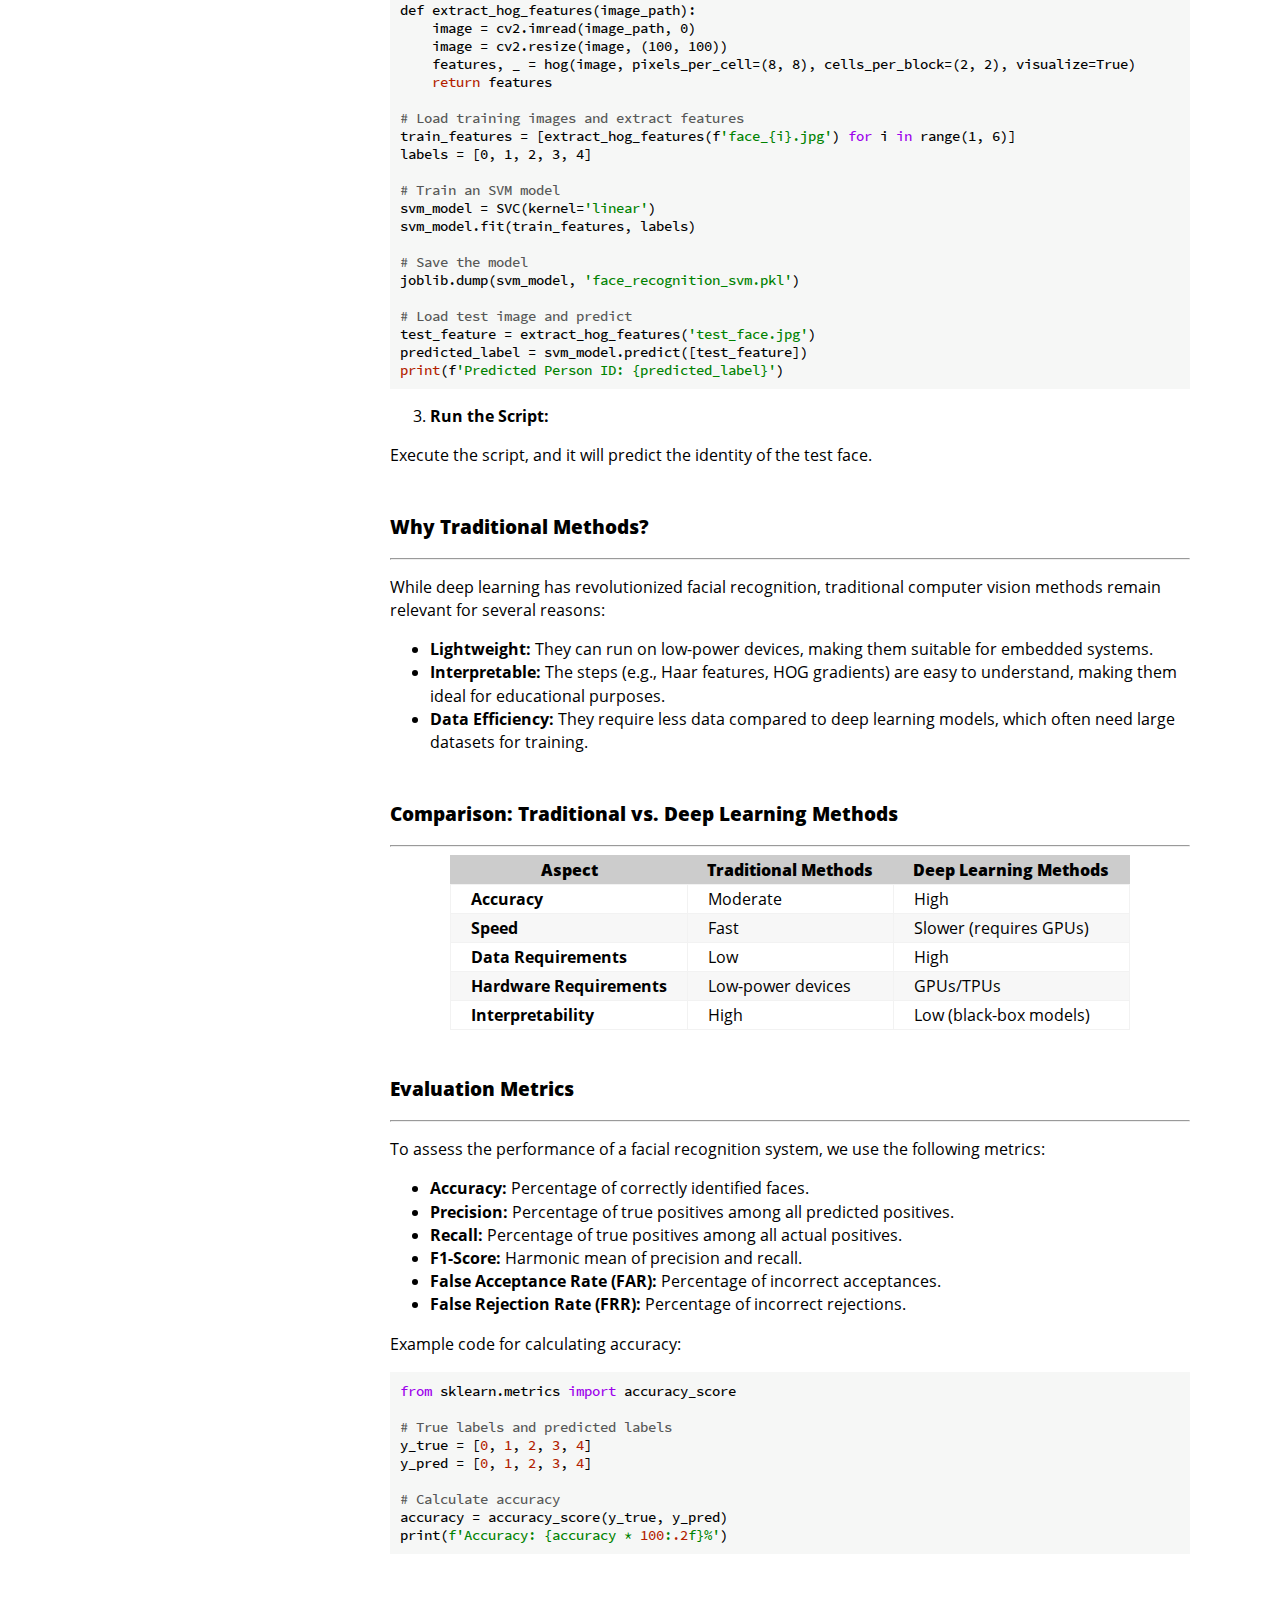
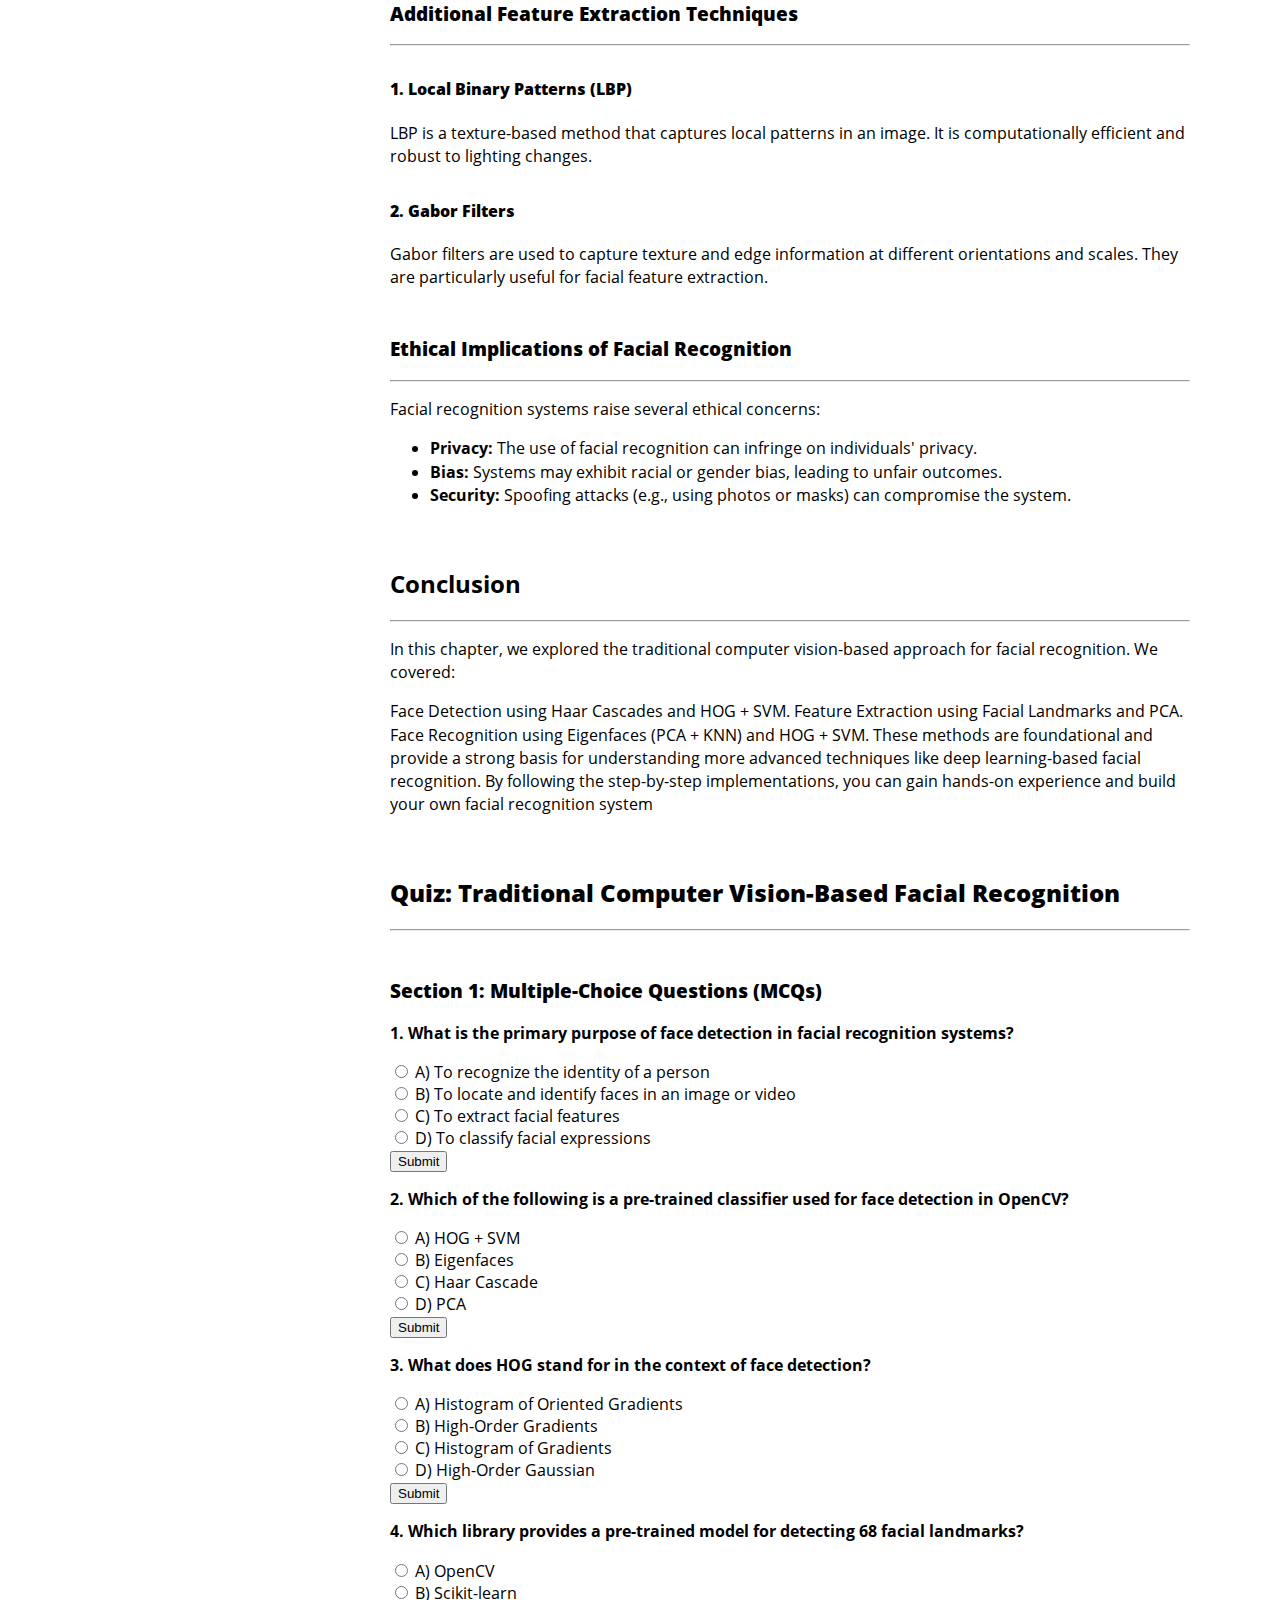
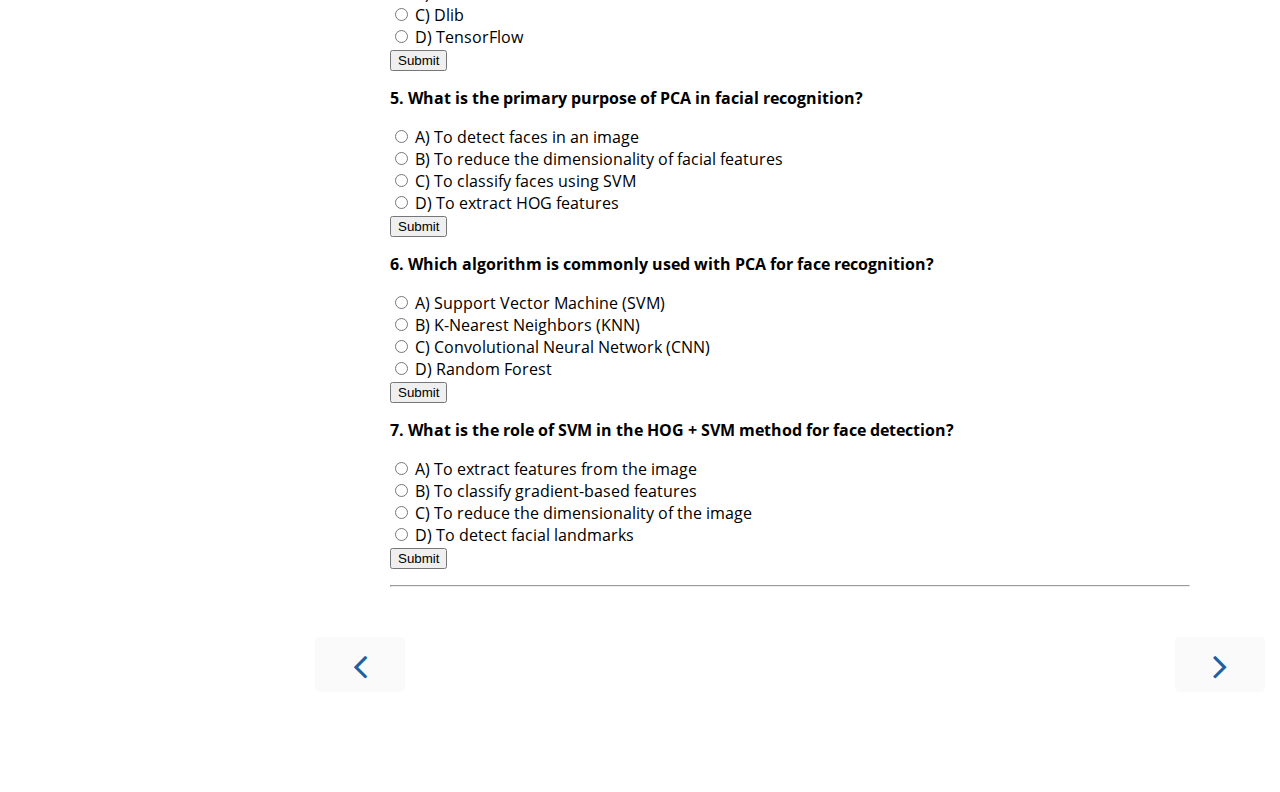
<file: chapter_2.html>
<!DOCTYPE HTML>
<html lang="en" class="light sidebar-visible" dir="ltr">
    <head>
        <!-- Book generated using mdBook -->
        <meta charset="UTF-8">
        <title>Facial Recognition - A-Machine-learning-Educational-Product-to-identify-an-individual</title>


        <!-- Custom HTML head -->

        <meta name="description" content="">
        <meta name="viewport" content="width=device-width, initial-scale=1">
        <meta name="theme-color" content="#ffffff">

        <link rel="icon" href="favicon.svg">
        <link rel="shortcut icon" href="favicon.png">
        <link rel="stylesheet" href="css/variables.css">
        <link rel="stylesheet" href="css/general.css">
        <link rel="stylesheet" href="css/chrome.css">
        <link rel="stylesheet" href="css/print.css" media="print">

        <!-- Fonts -->
        <link rel="stylesheet" href="FontAwesome/css/font-awesome.css">
        <link rel="stylesheet" href="fonts/fonts.css">

        <!-- Highlight.js Stylesheets -->
        <link rel="stylesheet" href="highlight.css">
        <link rel="stylesheet" href="tomorrow-night.css">
        <link rel="stylesheet" href="ayu-highlight.css">

        <!-- Custom theme stylesheets -->


        <!-- Provide site root to javascript -->
        <script>
            var path_to_root = "";
            var default_theme = window.matchMedia("(prefers-color-scheme: dark)").matches ? "navy" : "light";
        </script>
        <!-- Start loading toc.js asap -->
        <script src="toc.js"></script>
    </head>
    <body>
    <div id="body-container">
        <!-- Work around some values being stored in localStorage wrapped in quotes -->
        <script>
            try {
                var theme = localStorage.getItem('mdbook-theme');
                var sidebar = localStorage.getItem('mdbook-sidebar');

                if (theme.startsWith('"') && theme.endsWith('"')) {
                    localStorage.setItem('mdbook-theme', theme.slice(1, theme.length - 1));
                }

                if (sidebar.startsWith('"') && sidebar.endsWith('"')) {
                    localStorage.setItem('mdbook-sidebar', sidebar.slice(1, sidebar.length - 1));
                }
            } catch (e) { }
        </script>

        <!-- Set the theme before any content is loaded, prevents flash -->
        <script>
            var theme;
            try { theme = localStorage.getItem('mdbook-theme'); } catch(e) { }
            if (theme === null || theme === undefined) { theme = default_theme; }
            const html = document.documentElement;
            html.classList.remove('light')
            html.classList.add(theme);
            html.classList.add("js");
        </script>

        <input type="checkbox" id="sidebar-toggle-anchor" class="hidden">

        <!-- Hide / unhide sidebar before it is displayed -->
        <script>
            var sidebar = null;
            var sidebar_toggle = document.getElementById("sidebar-toggle-anchor");
            if (document.body.clientWidth >= 1080) {
                try { sidebar = localStorage.getItem('mdbook-sidebar'); } catch(e) { }
                sidebar = sidebar || 'visible';
            } else {
                sidebar = 'hidden';
            }
            sidebar_toggle.checked = sidebar === 'visible';
            html.classList.remove('sidebar-visible');
            html.classList.add("sidebar-" + sidebar);
        </script>

        <nav id="sidebar" class="sidebar" aria-label="Table of contents">
            <!-- populated by js -->
            <mdbook-sidebar-scrollbox class="sidebar-scrollbox"></mdbook-sidebar-scrollbox>
            <noscript>
                <iframe class="sidebar-iframe-outer" src="toc.html"></iframe>
            </noscript>
            <div id="sidebar-resize-handle" class="sidebar-resize-handle">
                <div class="sidebar-resize-indicator"></div>
            </div>
        </nav>

        <div id="page-wrapper" class="page-wrapper">

            <div class="page">
                <div id="menu-bar-hover-placeholder"></div>
                <div id="menu-bar" class="menu-bar sticky">
                    <div class="left-buttons">
                        <label id="sidebar-toggle" class="icon-button" for="sidebar-toggle-anchor" title="Toggle Table of Contents" aria-label="Toggle Table of Contents" aria-controls="sidebar">
                            <i class="fa fa-bars"></i>
                        </label>
                        <button id="theme-toggle" class="icon-button" type="button" title="Change theme" aria-label="Change theme" aria-haspopup="true" aria-expanded="false" aria-controls="theme-list">
                            <i class="fa fa-paint-brush"></i>
                        </button>
                        <ul id="theme-list" class="theme-popup" aria-label="Themes" role="menu">
                            <li role="none"><button role="menuitem" class="theme" id="ayu">Ayu</button></li>
                            <li role="none"><button role="menuitem" class="theme" id="burgundy">Burgundy</button></li>
                            <li role="none"><button role="menuitem" class="theme" id="coal">Coal</button></li>
                            <li role="none"><button role="menuitem" class="theme" id="dracula">Dracula</button></li>
                            <li role="none"><button role="menuitem" class="theme" id="ecoFriend">EcoFriend</button></li>
                            <li role="none"><button role="menuitem" class="theme" id="light">Light</button></li>
                            <li role="none"><button role="menuitem" class="theme" id="navy">Navy</button></li>
                            <li role="none"><button role="menuitem" class="theme" id="pinkrose">Pinkrose</button></li>
                            <li role="none"><button role="menuitem" class="theme" id="rust">Rust</button></li>
                            <li role="none"><button role="menuitem" class="theme" id="space">Space</button></li>
                            <li role="none"><button role="menuitem" class="theme" id="sustain">Sustain</button></li>
                            <li role="none"><button role="menuitem" class="theme" id="tokyonight">Tokyonight</button></li>
                        </ul>
                        <button id="search-toggle" class="icon-button" type="button" title="Search. (Shortkey: s)" aria-label="Toggle Searchbar" aria-expanded="false" aria-keyshortcuts="S" aria-controls="searchbar">
                            <i class="fa fa-search"></i>
                        </button>
                    </div>

                    <h1 class="menu-title">A-Machine-learning-Educational-Product-to-identify-an-individual</h1>

                    <div class="right-buttons">
                        <a href="print.html" title="Print this book" aria-label="Print this book">
                            <i id="print-button" class="fa fa-print"></i>
                        </a>

                    </div>
                </div>

                <div id="search-wrapper" class="hidden">
                    <form id="searchbar-outer" class="searchbar-outer">
                        <input type="search" id="searchbar" name="searchbar" placeholder="Search this book ..." aria-controls="searchresults-outer" aria-describedby="searchresults-header">
                    </form>
                    <div id="searchresults-outer" class="searchresults-outer hidden">
                        <div id="searchresults-header" class="searchresults-header"></div>
                        <ul id="searchresults">
                        </ul>
                    </div>
                </div>

                <!-- Apply ARIA attributes after the sidebar and the sidebar toggle button are added to the DOM -->
                <script>
                    document.getElementById('sidebar-toggle').setAttribute('aria-expanded', sidebar === 'visible');
                    document.getElementById('sidebar').setAttribute('aria-hidden', sidebar !== 'visible');
                    Array.from(document.querySelectorAll('#sidebar a')).forEach(function(link) {
                        link.setAttribute('tabIndex', sidebar === 'visible' ? 0 : -1);
                    });
                </script>

                <div id="content" class="content">
                    <main><div class="sidetoc"><nav class="pagetoc"></nav></div>
                        <h1 id="facial-recognition"><a class="header" href="#facial-recognition">Facial Recognition</a></h1>
<hr />
<p>Facial recognition is a fascinating field of computer vision that involves detecting, analyzing, and recognizing human faces in images or videos. Traditional approaches rely on <strong>classical image processing techniques</strong> and <strong>machine learning algorithms</strong> to achieve this. These methods are lightweight, efficient, and can run on low-power devices, making them ideal for real-time applications and educational purposes.</p>
<p>In this chapter, we will explore the step-by-step process of traditional facial recognition, breaking it down into three main stages:</p>
<ol>
<li><strong>Face Detection</strong></li>
<li><strong>Feature Extraction</strong></li>
<li><strong>Face Recognition</strong></li>
</ol>
<p>Each stage will be explained in detail, with hands-on implementation guides to help you understand and apply these techniques.</p>
<h2 id="1-face-detection"><a class="header" href="#1-face-detection">1. Face Detection</a></h2>
<hr />
<p>Before recognizing a face, the system must first detect the presence of a face in an image or video. Face detection is the process of identifying and locating faces within a visual input. Below, we discuss two popular methods for face detection.</p>
<h3 id="method-1-haar-cascade-classifier-opencv"><a class="header" href="#method-1-haar-cascade-classifier-opencv">Method 1: Haar Cascade Classifier (OpenCV)</a></h3>
<hr />
<p>The <strong>Haar Cascade Classifier</strong> is a machine learning-based approach used to detect objects, including faces, in images. It is based on the <strong>Haar wavelet</strong> technique and uses a cascade of classifiers trained on positive and negative images. This method is fast and efficient, making it suitable for real-time applications.</p>
<h4 id="how-it-works"><a class="header" href="#how-it-works">How It Works:</a></h4>
<ol>
<li>The algorithm scans the image using a sliding window.</li>
<li>It applies a series of binary classifiers (cascade) to determine if a region contains a face.</li>
<li>If a region passes all stages of the cascade, it is marked as a detected face.</li>
</ol>
<h4 id="step-by-step-implementation"><a class="header" href="#step-by-step-implementation">Step-by-Step Implementation:</a></h4>
<ol>
<li><strong>Install OpenCV:</strong>
OpenCV is a powerful library for computer vision tasks. Install it using pip:
<pre><code class="language-sh">pip install opencv-python

</code></pre>
</li>
<li><strong>Prepare an Image:</strong>
Save an image named face.jpg in your project folder.</li>
</ol>
<p>3.<strong>Write the Code:</strong>
Create a Python script named face_detection.py and add t</p>
<pre><code class="language-sh">import cv2

# Load the pre-trained Haar Cascade model for face detection
face_cascade = cv2.CascadeClassifier(cv2.data.haarcascades + 'haarcascade_frontalface_default.xml')

# Load the image
image = cv2.imread('face.jpg')
gray = cv2.cvtColor(image, cv2.COLOR_BGR2GRAY)  # Convert to grayscale

# Detect faces in the image
faces = face_cascade.detectMultiScale(gray, scaleFactor=1.1, minNeighbors=5, minSize=(30, 30))

# Draw rectangles around detected faces
for (x, y, w, h) in faces:
    cv2.rectangle(image, (x, y), (x + w, y + h), (0, 255, 0), 2)  # Green rectangle

# Display the result
cv2.imshow('Face Detection', image)
cv2.waitKey(0)
cv2.destroyAllWindows()

</code></pre>
<ol start="4">
<li><strong>Run the Script:</strong>
Execute the script, and it will display the image with detected faces highlighted by green rectangles.</li>
</ol>
<h2 id="method-2-histogram-of-oriented-gradients-hog--support-vector-machine-svm"><a class="header" href="#method-2-histogram-of-oriented-gradients-hog--support-vector-machine-svm">Method 2: Histogram of Oriented Gradients (HOG) + Support Vector Machine (SVM)</a></h2>
<hr />
<p>The HOG + SVM method is another popular approach for face detection. HOG extracts gradient-based features from the image, and SVM classifies these features to detect faces.</p>
<p><strong>How It Works:</strong></p>
<p>The image is divided into small cells, and gradient orientations are computed for each cell.
A histogram of gradient orientations is created for each cell.
These histograms are combined to form a feature vector, which is classified using SVM.</p>
<p><strong>Step-by-Step Implementation:</strong></p>
<ol>
<li><strong>Install Dlib:</strong></li>
</ol>
<p>Dlib is a library that provides pre-trained models for face detection. Install it using pip:</p>
<pre><code class="language-sh">pip install dlib opencv-python
</code></pre>
<ol start="2">
<li><strong>Prepare an Image:</strong></li>
</ol>
<p>Save an image named face.jpg in your project folder.</p>
<ol start="3">
<li><strong>Write the Code:</strong></li>
</ol>
<p>Create a Python script named hog_face_detection.py and add the following code:
python
Co</p>
<pre><code class="language-sh">import dlib
import cv2

# Load the pre-trained HOG + SVM face detector
detector = dlib.get_frontal_face_detector()

# Load the image
image = cv2.imread('face.jpg')
gray = cv2.cvtColor(image, cv2.COLOR_BGR2GRAY)  # Convert to grayscale

# Detect faces in the image
faces = detector(gray)

# Draw rectangles around detected faces
for face in faces:
    x, y, w, h = face.left(), face.top(), face.width(), face.height()
    cv2.rectangle(image, (x, y), (x + w, y + h), (0, 255, 0), 2)  # Green rectangle

# Display the result
cv2.imshow('HOG Face Detection', image)
cv2.waitKey(0)
cv2.destroyAllWindows()
</code></pre>
<ol start="4">
<li><strong>Run the Script:</strong>
Execute the script, and it will display the image with detected faces highlighted by green rectangles.</li>
</ol>
<h2 id="feature-extraction"><a class="header" href="#feature-extraction">Feature Extraction</a></h2>
<hr />
<p>Once a face is detected, the next step is to extract features that uniquely define the face. These features are used to distinguish one face from another.</p>
<h2 id="method-1-facial-landmarks-dlib"><a class="header" href="#method-1-facial-landmarks-dlib"><strong>Method 1: Facial Landmarks (Dlib)</strong></a></h2>
<p>Facial landmarks are specific points on a face, such as the corners of the eyes, nose, and mouth. Dlib provides a pre-trained model to detect 68 facial landmarks.</p>
<p><strong>Step-by-Step Implementation:</strong></p>
<ol>
<li><strong>Download the Landmark Model:</strong></li>
</ol>
<p>Download the shape_predictor_68_face_landmarks.dat file from the Dlib repository.</p>
<ol start="2">
<li><strong>Write the Code:</strong></li>
</ol>
<p>Create a Python script named facial_landmarks.py and add the following code:</p>
<pre><code class="language-sh">import dlib
import cv2

# Load the pre-trained face detector and facial landmark predictor
detector = dlib.get_frontal_face_detector()
predictor = dlib.shape_predictor("shape_predictor_68_face_landmarks.dat")

# Load the image
image = cv2.imread('face.jpg')
gray = cv2.cvtColor(image, cv2.COLOR_BGR2GRAY)  # Convert to grayscale

# Detect faces in the image
faces = detector(gray)

# Draw facial landmarks
for face in faces:
    landmarks = predictor(gray, face)
    for n in range(68):
        x, y = landmarks.part(n).x, landmarks.part(n).y
        cv2.circle(image, (x, y), 1, (0, 255, 0), -1)  # Green dots

# Display the result
cv2.imshow('Facial Landmarks', image)
cv2.waitKey(0)
cv2.destroyAllWindows()
</code></pre>
<ol start="3">
<li><strong>Run the Script:</strong>
Execute the script, and it will display the image with 68 facial landmarks highlighted.</li>
</ol>
<h2 id="method-2-principal-component-analysis-pca"><a class="header" href="#method-2-principal-component-analysis-pca">Method 2: Principal Component Analysis (PCA)</a></h2>
<hr />
<p>PCA is a dimensionality reduction technique that extracts the most important features from a face image while reducing noise and redundancy.</p>
<p><strong>Step-by-Step Implementation:</strong></p>
<ol>
<li><strong>Install Scikit-learn:</strong></li>
</ol>
<p>Scikit-learn is a library for machine learning. Install it using pip:</p>
<pre><code class="language-sh">pip install scikit-learn
</code></pre>
<ol start="2">
<li><strong>Write the Code:</strong>
Create a Python script named pca_feature_extraction.py and add the following code:</li>
</ol>
<pre><code class="language-sh">import numpy as np
import cv2
from sklearn.decomposition import PCA

# Load the image and convert to grayscale
image = cv2.imread('face.jpg', 0)
image = cv2.resize(image, (100, 100))  # Resize to a fixed size
image_vector = image.flatten()  # Convert to a 1D vector

# Apply PCA to reduce dimensionality
pca = PCA(n_components=50)
pca_features = pca.fit_transform([image_vector])

print("Extracted Features:", pca_features)
</code></pre>
<ol start="3">
<li><strong>Run the Script:</strong>
Execute the script, and it will print the PCA-reduced features of the face image.</li>
</ol>
<h2 id="3-face-recognition"><a class="header" href="#3-face-recognition">3. Face Recognition</a></h2>
<hr />
<p>The final step is to recognize the face by comparing the extracted features with a database of known faces.</p>
<h2 id="method-1-eigenfaces-pca--k-nearest-neighbors"><a class="header" href="#method-1-eigenfaces-pca--k-nearest-neighbors"><strong>Method 1: Eigenfaces (PCA + K-Nearest Neighbors)</strong></a></h2>
<hr />
<p>Eigenfaces is a technique that uses PCA to reduce the dimensionality of face images and then applies KNN for classification.</p>
<p><strong>Step-by-Step Implementation:</strong></p>
<ol>
<li><strong>Install Required Libraries:</strong></li>
</ol>
<pre><code class="language-sh">pip install scikit-learn opencv-python numpy
</code></pre>
<ol start="2">
<li><strong>Write the Code:</strong></li>
</ol>
<p>Create a Python script named eigenfaces_knn.py and add the following code:</p>
<pre><code class="language-sh">import numpy as np
import cv2
from sklearn.decomposition import PCA
from sklearn.neighbors import KNeighborsClassifier

# Load training images
train_images = [cv2.imread(f'face_{i}.jpg', 0) for i in range(1, 6)]
train_images = [cv2.resize(img, (100, 100)).flatten() for img in train_images]

# Labels for training images
labels = [0, 1, 2, 3, 4]

# Apply PCA
pca = PCA(n_components=50)
train_features = pca.fit_transform(train_images)

# Train a KNN classifier
knn = KNeighborsClassifier(n_neighbors=3)
knn.fit(train_features, labels)

# Load test image
test_image = cv2.imread('test_face.jpg', 0)
test_image = cv2.resize(test_image, (100, 100)).flatten()
test_feature = pca.transform([test_image])

# Predict identity
predicted_label = knn.predict(test_feature)
print(f'Predicted Person ID: {predicted_label}')
</code></pre>
<ol start="3">
<li><strong>Run the Script:</strong></li>
</ol>
<p>Execute the script, and it will predict the identity of the test face.</p>
<h2 id="method-2-hog--svm"><a class="header" href="#method-2-hog--svm">Method 2: HOG + SVM</a></h2>
<hr />
<p>HOG extracts gradient-based features, and SVM classifies the face based on these features.</p>
<p><strong>Step-by-Step Implementation:</strong></p>
<ol>
<li><strong>Install Required Libraries:</strong></li>
</ol>
<pre><code class="language-sh">pip install scikit-image scikit-learn joblib
</code></pre>
<ol start="2">
<li><strong>Write the Code:</strong></li>
</ol>
<p>Create a Python script named hog_svm_recognition.py and add the following code:</p>
<pre><code class="language-sh">from skimage.feature import hog
from sklearn.svm import SVC
import cv2
import joblib

# Function to extract HOG features
def extract_hog_features(image_path):
    image = cv2.imread(image_path, 0)
    image = cv2.resize(image, (100, 100))
    features, _ = hog(image, pixels_per_cell=(8, 8), cells_per_block=(2, 2), visualize=True)
    return features

# Load training images and extract features
train_features = [extract_hog_features(f'face_{i}.jpg') for i in range(1, 6)]
labels = [0, 1, 2, 3, 4]

# Train an SVM model
svm_model = SVC(kernel='linear')
svm_model.fit(train_features, labels)

# Save the model
joblib.dump(svm_model, 'face_recognition_svm.pkl')

# Load test image and predict
test_feature = extract_hog_features('test_face.jpg')
predicted_label = svm_model.predict([test_feature])
print(f'Predicted Person ID: {predicted_label}')
</code></pre>
<ol start="3">
<li><strong>Run the Script:</strong></li>
</ol>
<p>Execute the script, and it will predict the identity of the test face.</p>
<h3 id="why-traditional-methods"><a class="header" href="#why-traditional-methods"><strong>Why Traditional Methods?</strong></a></h3>
<hr />
<p>While deep learning has revolutionized facial recognition, traditional computer vision methods remain relevant for several reasons:</p>
<ul>
<li><strong>Lightweight:</strong> They can run on low-power devices, making them suitable for embedded systems.</li>
<li><strong>Interpretable:</strong> The steps (e.g., Haar features, HOG gradients) are easy to understand, making them ideal for educational purposes.</li>
<li><strong>Data Efficiency:</strong> They require less data compared to deep learning models, which often need large datasets for training.</li>
</ul>
<h3 id="comparison-traditional-vs-deep-learning-methods"><a class="header" href="#comparison-traditional-vs-deep-learning-methods"><strong>Comparison: Traditional vs. Deep Learning Methods</strong></a></h3>
<hr />
<div class="table-wrapper"><table><thead><tr><th><strong>Aspect</strong></th><th><strong>Traditional Methods</strong></th><th><strong>Deep Learning Methods</strong></th></tr></thead><tbody>
<tr><td><strong>Accuracy</strong></td><td>Moderate</td><td>High</td></tr>
<tr><td><strong>Speed</strong></td><td>Fast</td><td>Slower (requires GPUs)</td></tr>
<tr><td><strong>Data Requirements</strong></td><td>Low</td><td>High</td></tr>
<tr><td><strong>Hardware Requirements</strong></td><td>Low-power devices</td><td>GPUs/TPUs</td></tr>
<tr><td><strong>Interpretability</strong></td><td>High</td><td>Low (black-box models)</td></tr>
</tbody></table>
</div>
<h3 id="evaluation-metrics"><a class="header" href="#evaluation-metrics"><strong>Evaluation Metrics</strong></a></h3>
<hr />
<p>To assess the performance of a facial recognition system, we use the following metrics:</p>
<ul>
<li><strong>Accuracy:</strong> Percentage of correctly identified faces.</li>
<li><strong>Precision:</strong> Percentage of true positives among all predicted positives.</li>
<li><strong>Recall:</strong> Percentage of true positives among all actual positives.</li>
<li><strong>F1-Score:</strong> Harmonic mean of precision and recall.</li>
<li><strong>False Acceptance Rate (FAR):</strong> Percentage of incorrect acceptances.</li>
<li><strong>False Rejection Rate (FRR):</strong> Percentage of incorrect rejections.</li>
</ul>
<p>Example code for calculating accuracy:</p>
<pre><code class="language-python">from sklearn.metrics import accuracy_score

# True labels and predicted labels
y_true = [0, 1, 2, 3, 4]
y_pred = [0, 1, 2, 3, 4]

# Calculate accuracy
accuracy = accuracy_score(y_true, y_pred)
print(f'Accuracy: {accuracy * 100:.2f}%')
</code></pre>
<h3 id="additional-feature-extraction-techniques"><a class="header" href="#additional-feature-extraction-techniques"><strong>Additional Feature Extraction Techniques</strong></a></h3>
<hr />
<h4 id="1-local-binary-patterns-lbp"><a class="header" href="#1-local-binary-patterns-lbp"><strong>1. Local Binary Patterns (LBP)</strong></a></h4>
<p>LBP is a texture-based method that captures local patterns in an image. It is computationally efficient and robust to lighting changes.</p>
<h4 id="2-gabor-filters"><a class="header" href="#2-gabor-filters"><strong>2. Gabor Filters</strong></a></h4>
<p>Gabor filters are used to capture texture and edge information at different orientations and scales. They are particularly useful for facial feature extraction.</p>
<h3 id="ethical-implications-of-facial-recognition"><a class="header" href="#ethical-implications-of-facial-recognition"><strong>Ethical Implications of Facial Recognition</strong></a></h3>
<hr />
<p>Facial recognition systems raise several ethical concerns:</p>
<ul>
<li><strong>Privacy:</strong> The use of facial recognition can infringe on individuals' privacy.</li>
<li><strong>Bias:</strong> Systems may exhibit racial or gender bias, leading to unfair outcomes.</li>
<li><strong>Security:</strong> Spoofing attacks (e.g., using photos or masks) can compromise the system.</li>
</ul>
<h2 id="conclusion"><a class="header" href="#conclusion">Conclusion</a></h2>
<hr />
<p>In this chapter, we explored the traditional computer vision-based approach for facial recognition. We covered:</p>
<p>Face Detection using Haar Cascades and HOG + SVM.
Feature Extraction using Facial Landmarks and PCA.
Face Recognition using Eigenfaces (PCA + KNN) and HOG + SVM.
These methods are foundational and provide a strong basis for understanding more advanced techniques like deep learning-based facial recognition. By following the step-by-step implementations, you can gain hands-on experience and build your own facial recognition system</p>
<h2 id="quiz-traditional-computer-vision-based-facial-recognition"><a class="header" href="#quiz-traditional-computer-vision-based-facial-recognition"><strong>Quiz: Traditional Computer Vision-Based Facial Recognition</strong></a></h2>
<hr />
<h3 id="section-1-multiple-choice-questions-mcqs"><a class="header" href="#section-1-multiple-choice-questions-mcqs"><strong>Section 1: Multiple-Choice Questions (MCQs)</strong></a></h3>
<p><strong>1. What is the primary purpose of face detection in facial recognition systems?</strong></p>
<form>
  <input type="radio" name="q1" value="A"> A) To recognize the identity of a person<br>
  <input type="radio" name="q1" value="B"> B) To locate and identify faces in an image or video<br>
  <input type="radio" name="q1" value="C"> C) To extract facial features<br>
  <input type="radio" name="q1" value="D"> D) To classify facial expressions<br>
  <button type="button" onclick="checkAnswer('q1', 'B')">Submit</button>
  <p id="q1-result"></p>
</form>
<p><strong>2. Which of the following is a pre-trained classifier used for face detection in OpenCV?</strong></p>
<form>
  <input type="radio" name="q2" value="A"> A) HOG + SVM<br>
  <input type="radio" name="q2" value="B"> B) Eigenfaces<br>
  <input type="radio" name="q2" value="C"> C) Haar Cascade<br>
  <input type="radio" name="q2" value="D"> D) PCA<br>
  <button type="button" onclick="checkAnswer('q2', 'C')">Submit</button>
  <p id="q2-result"></p>
</form>
<p><strong>3. What does HOG stand for in the context of face detection?</strong></p>
<form>
  <input type="radio" name="q3" value="A"> A) Histogram of Oriented Gradients<br>
  <input type="radio" name="q3" value="B"> B) High-Order Gradients<br>
  <input type="radio" name="q3" value="C"> C) Histogram of Gradients<br>
  <input type="radio" name="q3" value="D"> D) High-Order Gaussian<br>
  <button type="button" onclick="checkAnswer('q3', 'A')">Submit</button>
  <p id="q3-result"></p>
</form>
<p><strong>4. Which library provides a pre-trained model for detecting 68 facial landmarks?</strong></p>
<form>
  <input type="radio" name="q4" value="A"> A) OpenCV<br>
  <input type="radio" name="q4" value="B"> B) Scikit-learn<br>
  <input type="radio" name="q4" value="C"> C) Dlib<br>
  <input type="radio" name="q4" value="D"> D) TensorFlow<br>
  <button type="button" onclick="checkAnswer('q4', 'C')">Submit</button>
  <p id="q4-result"></p>
</form>
<p><strong>5. What is the primary purpose of PCA in facial recognition?</strong></p>
<form>
  <input type="radio" name="q5" value="A"> A) To detect faces in an image<br>
  <input type="radio" name="q5" value="B"> B) To reduce the dimensionality of facial features<br>
  <input type="radio" name="q5" value="C"> C) To classify faces using SVM<br>
  <input type="radio" name="q5" value="D"> D) To extract HOG features<br>
  <button type="button" onclick="checkAnswer('q5', 'B')">Submit</button>
  <p id="q5-result"></p>
</form>
<p><strong>6. Which algorithm is commonly used with PCA for face recognition?</strong></p>
<form>
  <input type="radio" name="q6" value="A"> A) Support Vector Machine (SVM)<br>
  <input type="radio" name="q6" value="B"> B) K-Nearest Neighbors (KNN)<br>
  <input type="radio" name="q6" value="C"> C) Convolutional Neural Network (CNN)<br>
  <input type="radio" name="q6" value="D"> D) Random Forest<br>
  <button type="button" onclick="checkAnswer('q6', 'B')">Submit</button>
  <p id="q6-result"></p>
</form>
<p><strong>7. What is the role of SVM in the HOG + SVM method for face detection?</strong></p>
<form>
  <input type="radio" name="q7" value="A"> A) To extract features from the image<br>
  <input type="radio" name="q7" value="B"> B) To classify gradient-based features<br>
  <input type="radio" name="q7" value="C"> C) To reduce the dimensionality of the image<br>
  <input type="radio" name="q7" value="D"> D) To detect facial landmarks<br>
  <button type="button" onclick="checkAnswer('q7', 'B')">Submit</button>
  <p id="q7-result"></p>
</form>
<script>
function checkAnswer(question, correctAnswer) {
    const options = document.getElementsByName(question);
    let selectedAnswer = "";
    for (let i = 0; i < options.length; i++) {
        if (options[i].checked) {
            selectedAnswer = options[i].value;
        }
    }
    const resultElement = document.getElementById(question + "-result");
    if (selectedAnswer === correctAnswer) {
        resultElement.innerHTML = "✔️ Correct!";
        resultElement.style.color = "green";
    } else {
        resultElement.innerHTML = "❌ Incorrect. Try again.";
        resultElement.style.color = "red";
    }
}
</script>
<hr />

                    </main>
                    <nav class="nav-wrapper" aria-label="Page navigation">
                        <!-- Mobile navigation buttons -->
                            <a rel="prev" href="chapter_1.html" class="mobile-nav-chapters previous" title="Previous chapter" aria-label="Previous chapter" aria-keyshortcuts="Left">
                                <i class="fa fa-angle-left"></i>
                            </a>

                            <a rel="next prefetch" href="chapter_3.html" class="mobile-nav-chapters next" title="Next chapter" aria-label="Next chapter" aria-keyshortcuts="Right">
                                <i class="fa fa-angle-right"></i>
                            </a>

                        <div style="clear: both"></div>
                    </nav>
                </div>
            </div>

            <nav class="nav-wide-wrapper" aria-label="Page navigation">
                    <a rel="prev" href="chapter_1.html" class="nav-chapters previous" title="Previous chapter" aria-label="Previous chapter" aria-keyshortcuts="Left">
                        <i class="fa fa-angle-left"></i>
                    </a>

                    <a rel="next prefetch" href="chapter_3.html" class="nav-chapters next" title="Next chapter" aria-label="Next chapter" aria-keyshortcuts="Right">
                        <i class="fa fa-angle-right"></i>
                    </a>
            </nav>

        </div>




        <script>
            window.playground_copyable = true;
        </script>


        <script src="elasticlunr.min.js"></script>
        <script src="mark.min.js"></script>
        <script src="searcher.js"></script>

        <script src="clipboard.min.js"></script>
        <script src="highlight.js"></script>
        <script src="book.js"></script>

        <!-- Custom JS scripts -->


    </div>
    </body>
</html>
</file>
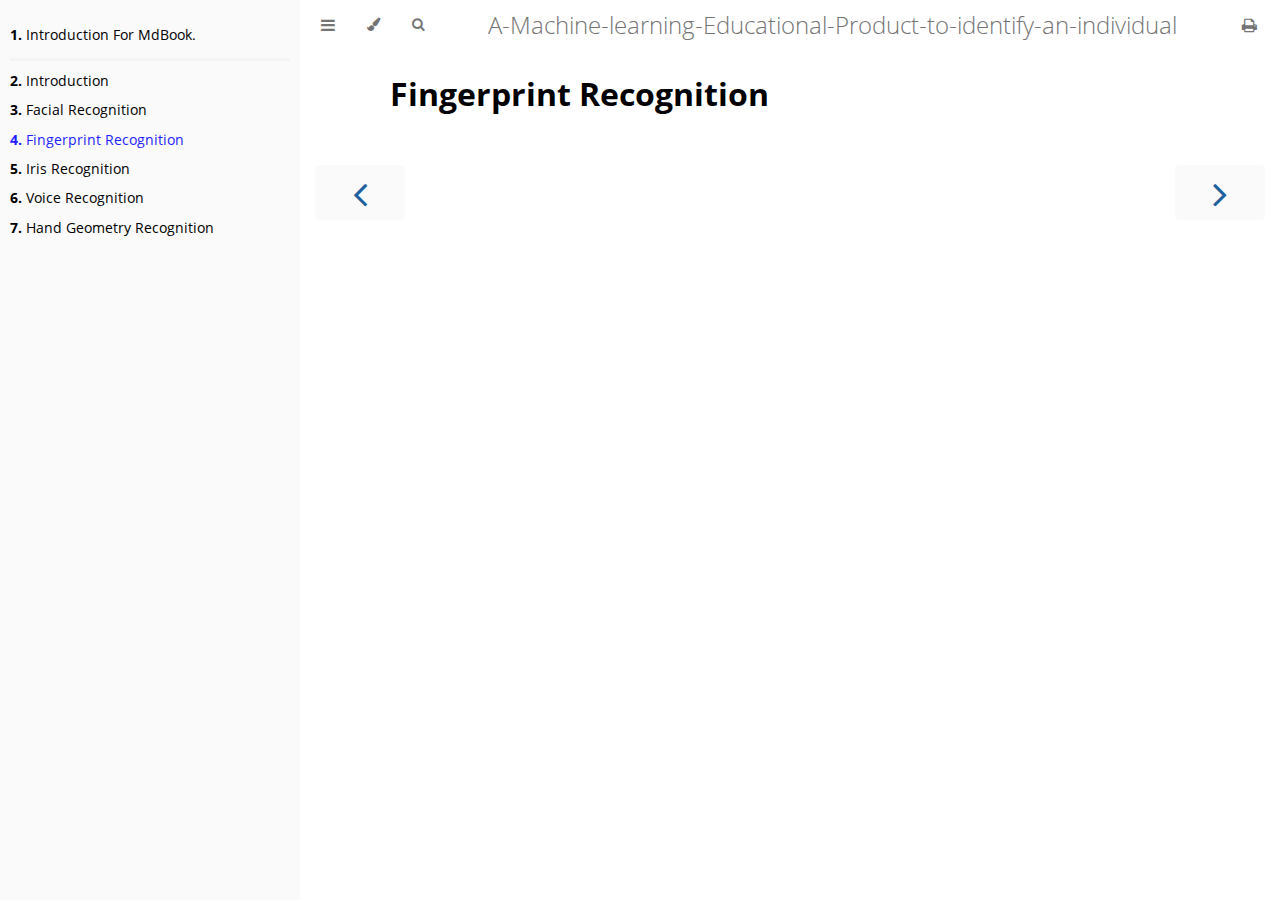
<file: chapter_3.html>
<!DOCTYPE HTML>
<html lang="en" class="light sidebar-visible" dir="ltr">
    <head>
        <!-- Book generated using mdBook -->
        <meta charset="UTF-8">
        <title>Fingerprint Recognition - A-Machine-learning-Educational-Product-to-identify-an-individual</title>


        <!-- Custom HTML head -->

        <meta name="description" content="">
        <meta name="viewport" content="width=device-width, initial-scale=1">
        <meta name="theme-color" content="#ffffff">

        <link rel="icon" href="favicon.svg">
        <link rel="shortcut icon" href="favicon.png">
        <link rel="stylesheet" href="css/variables.css">
        <link rel="stylesheet" href="css/general.css">
        <link rel="stylesheet" href="css/chrome.css">
        <link rel="stylesheet" href="css/print.css" media="print">

        <!-- Fonts -->
        <link rel="stylesheet" href="FontAwesome/css/font-awesome.css">
        <link rel="stylesheet" href="fonts/fonts.css">

        <!-- Highlight.js Stylesheets -->
        <link rel="stylesheet" href="highlight.css">
        <link rel="stylesheet" href="tomorrow-night.css">
        <link rel="stylesheet" href="ayu-highlight.css">

        <!-- Custom theme stylesheets -->


        <!-- Provide site root to javascript -->
        <script>
            var path_to_root = "";
            var default_theme = window.matchMedia("(prefers-color-scheme: dark)").matches ? "navy" : "light";
        </script>
        <!-- Start loading toc.js asap -->
        <script src="toc.js"></script>
    </head>
    <body>
    <div id="body-container">
        <!-- Work around some values being stored in localStorage wrapped in quotes -->
        <script>
            try {
                var theme = localStorage.getItem('mdbook-theme');
                var sidebar = localStorage.getItem('mdbook-sidebar');

                if (theme.startsWith('"') && theme.endsWith('"')) {
                    localStorage.setItem('mdbook-theme', theme.slice(1, theme.length - 1));
                }

                if (sidebar.startsWith('"') && sidebar.endsWith('"')) {
                    localStorage.setItem('mdbook-sidebar', sidebar.slice(1, sidebar.length - 1));
                }
            } catch (e) { }
        </script>

        <!-- Set the theme before any content is loaded, prevents flash -->
        <script>
            var theme;
            try { theme = localStorage.getItem('mdbook-theme'); } catch(e) { }
            if (theme === null || theme === undefined) { theme = default_theme; }
            const html = document.documentElement;
            html.classList.remove('light')
            html.classList.add(theme);
            html.classList.add("js");
        </script>

        <input type="checkbox" id="sidebar-toggle-anchor" class="hidden">

        <!-- Hide / unhide sidebar before it is displayed -->
        <script>
            var sidebar = null;
            var sidebar_toggle = document.getElementById("sidebar-toggle-anchor");
            if (document.body.clientWidth >= 1080) {
                try { sidebar = localStorage.getItem('mdbook-sidebar'); } catch(e) { }
                sidebar = sidebar || 'visible';
            } else {
                sidebar = 'hidden';
            }
            sidebar_toggle.checked = sidebar === 'visible';
            html.classList.remove('sidebar-visible');
            html.classList.add("sidebar-" + sidebar);
        </script>

        <nav id="sidebar" class="sidebar" aria-label="Table of contents">
            <!-- populated by js -->
            <mdbook-sidebar-scrollbox class="sidebar-scrollbox"></mdbook-sidebar-scrollbox>
            <noscript>
                <iframe class="sidebar-iframe-outer" src="toc.html"></iframe>
            </noscript>
            <div id="sidebar-resize-handle" class="sidebar-resize-handle">
                <div class="sidebar-resize-indicator"></div>
            </div>
        </nav>

        <div id="page-wrapper" class="page-wrapper">

            <div class="page">
                <div id="menu-bar-hover-placeholder"></div>
                <div id="menu-bar" class="menu-bar sticky">
                    <div class="left-buttons">
                        <label id="sidebar-toggle" class="icon-button" for="sidebar-toggle-anchor" title="Toggle Table of Contents" aria-label="Toggle Table of Contents" aria-controls="sidebar">
                            <i class="fa fa-bars"></i>
                        </label>
                        <button id="theme-toggle" class="icon-button" type="button" title="Change theme" aria-label="Change theme" aria-haspopup="true" aria-expanded="false" aria-controls="theme-list">
                            <i class="fa fa-paint-brush"></i>
                        </button>
                        <ul id="theme-list" class="theme-popup" aria-label="Themes" role="menu">
                            <li role="none"><button role="menuitem" class="theme" id="ayu">Ayu</button></li>
                            <li role="none"><button role="menuitem" class="theme" id="burgundy">Burgundy</button></li>
                            <li role="none"><button role="menuitem" class="theme" id="coal">Coal</button></li>
                            <li role="none"><button role="menuitem" class="theme" id="dracula">Dracula</button></li>
                            <li role="none"><button role="menuitem" class="theme" id="ecoFriend">EcoFriend</button></li>
                            <li role="none"><button role="menuitem" class="theme" id="light">Light</button></li>
                            <li role="none"><button role="menuitem" class="theme" id="navy">Navy</button></li>
                            <li role="none"><button role="menuitem" class="theme" id="pinkrose">Pinkrose</button></li>
                            <li role="none"><button role="menuitem" class="theme" id="rust">Rust</button></li>
                            <li role="none"><button role="menuitem" class="theme" id="space">Space</button></li>
                            <li role="none"><button role="menuitem" class="theme" id="sustain">Sustain</button></li>
                            <li role="none"><button role="menuitem" class="theme" id="tokyonight">Tokyonight</button></li>
                        </ul>
                        <button id="search-toggle" class="icon-button" type="button" title="Search. (Shortkey: s)" aria-label="Toggle Searchbar" aria-expanded="false" aria-keyshortcuts="S" aria-controls="searchbar">
                            <i class="fa fa-search"></i>
                        </button>
                    </div>

                    <h1 class="menu-title">A-Machine-learning-Educational-Product-to-identify-an-individual</h1>

                    <div class="right-buttons">
                        <a href="print.html" title="Print this book" aria-label="Print this book">
                            <i id="print-button" class="fa fa-print"></i>
                        </a>

                    </div>
                </div>

                <div id="search-wrapper" class="hidden">
                    <form id="searchbar-outer" class="searchbar-outer">
                        <input type="search" id="searchbar" name="searchbar" placeholder="Search this book ..." aria-controls="searchresults-outer" aria-describedby="searchresults-header">
                    </form>
                    <div id="searchresults-outer" class="searchresults-outer hidden">
                        <div id="searchresults-header" class="searchresults-header"></div>
                        <ul id="searchresults">
                        </ul>
                    </div>
                </div>

                <!-- Apply ARIA attributes after the sidebar and the sidebar toggle button are added to the DOM -->
                <script>
                    document.getElementById('sidebar-toggle').setAttribute('aria-expanded', sidebar === 'visible');
                    document.getElementById('sidebar').setAttribute('aria-hidden', sidebar !== 'visible');
                    Array.from(document.querySelectorAll('#sidebar a')).forEach(function(link) {
                        link.setAttribute('tabIndex', sidebar === 'visible' ? 0 : -1);
                    });
                </script>

                <div id="content" class="content">
                    <main><div class="sidetoc"><nav class="pagetoc"></nav></div>
                        <h1 id="fingerprint-recognition"><a class="header" href="#fingerprint-recognition">Fingerprint Recognition</a></h1>

                    </main>
                    <nav class="nav-wrapper" aria-label="Page navigation">
                        <!-- Mobile navigation buttons -->
                            <a rel="prev" href="chapter_2.html" class="mobile-nav-chapters previous" title="Previous chapter" aria-label="Previous chapter" aria-keyshortcuts="Left">
                                <i class="fa fa-angle-left"></i>
                            </a>

                            <a rel="next prefetch" href="chapter_4.html" class="mobile-nav-chapters next" title="Next chapter" aria-label="Next chapter" aria-keyshortcuts="Right">
                                <i class="fa fa-angle-right"></i>
                            </a>

                        <div style="clear: both"></div>
                    </nav>
                </div>
            </div>

            <nav class="nav-wide-wrapper" aria-label="Page navigation">
                    <a rel="prev" href="chapter_2.html" class="nav-chapters previous" title="Previous chapter" aria-label="Previous chapter" aria-keyshortcuts="Left">
                        <i class="fa fa-angle-left"></i>
                    </a>

                    <a rel="next prefetch" href="chapter_4.html" class="nav-chapters next" title="Next chapter" aria-label="Next chapter" aria-keyshortcuts="Right">
                        <i class="fa fa-angle-right"></i>
                    </a>
            </nav>

        </div>




        <script>
            window.playground_copyable = true;
        </script>


        <script src="elasticlunr.min.js"></script>
        <script src="mark.min.js"></script>
        <script src="searcher.js"></script>

        <script src="clipboard.min.js"></script>
        <script src="highlight.js"></script>
        <script src="book.js"></script>

        <!-- Custom JS scripts -->


    </div>
    </body>
</html>
</file>
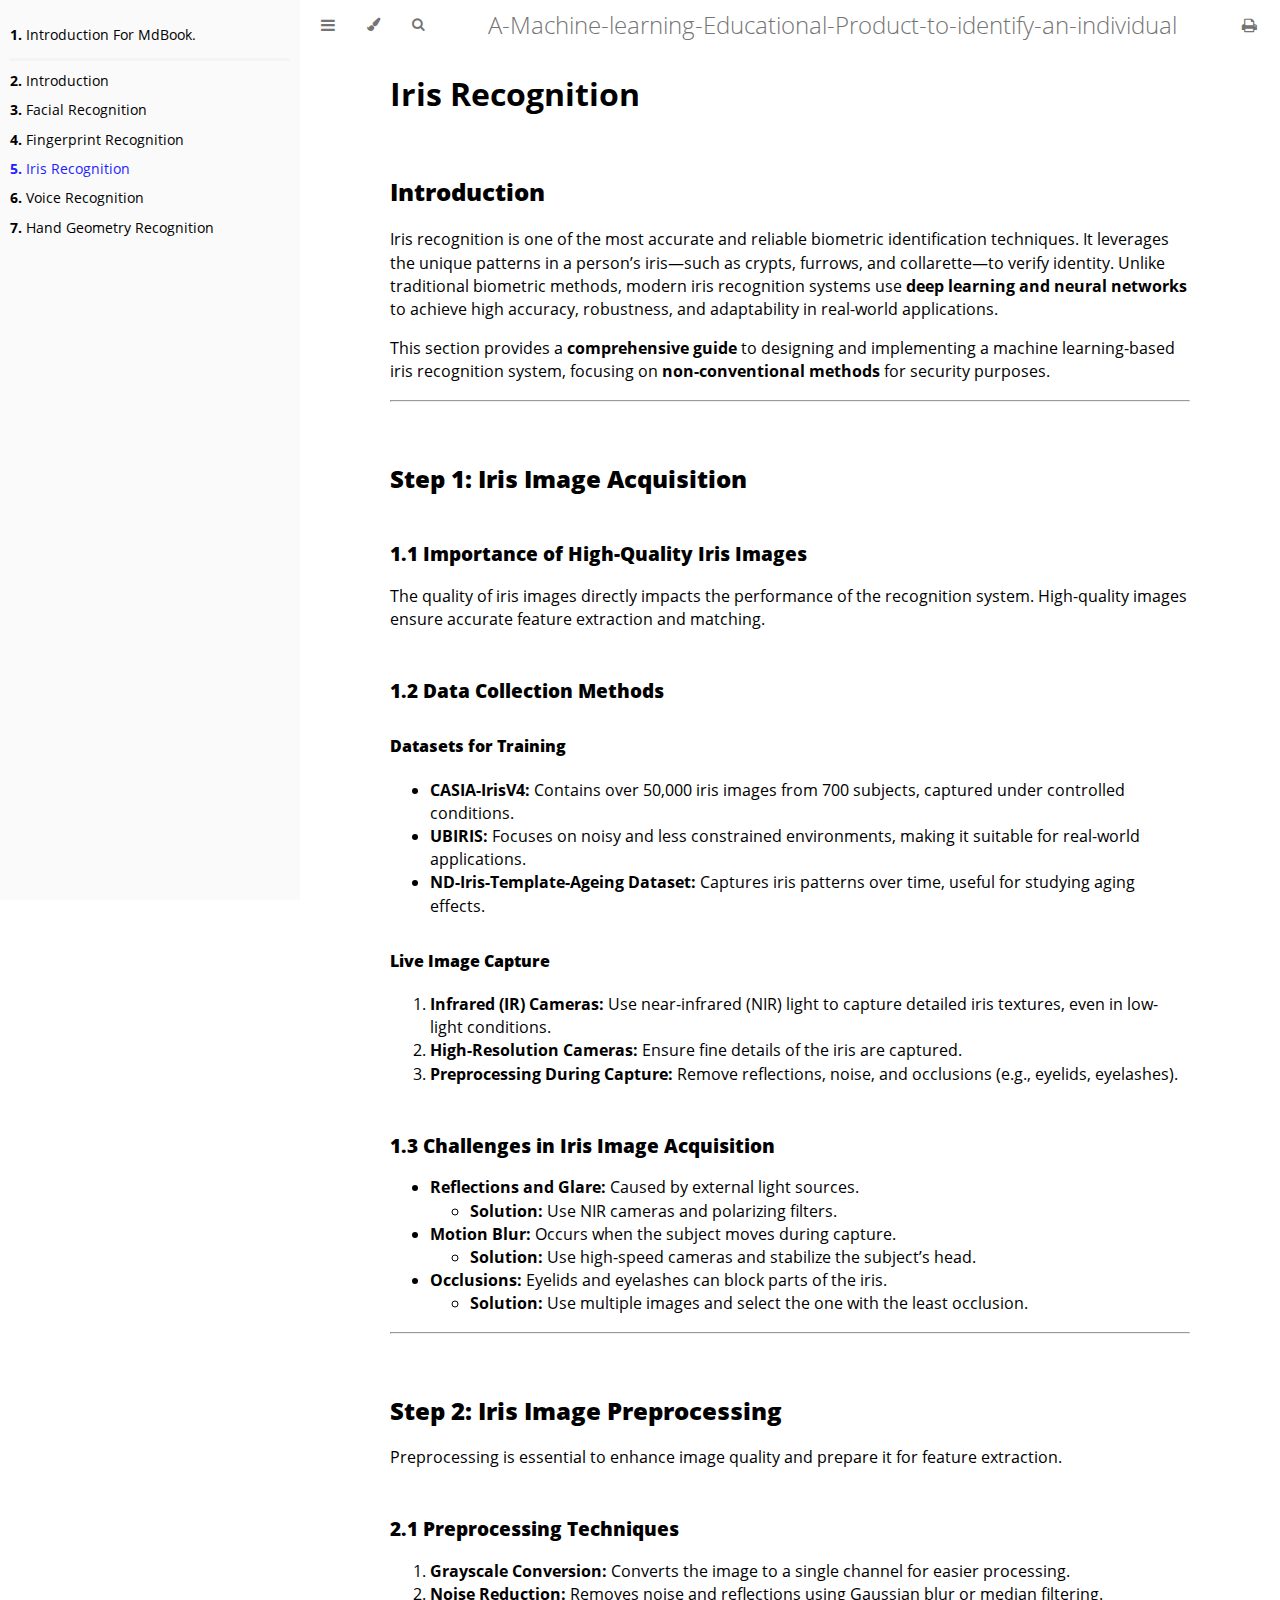
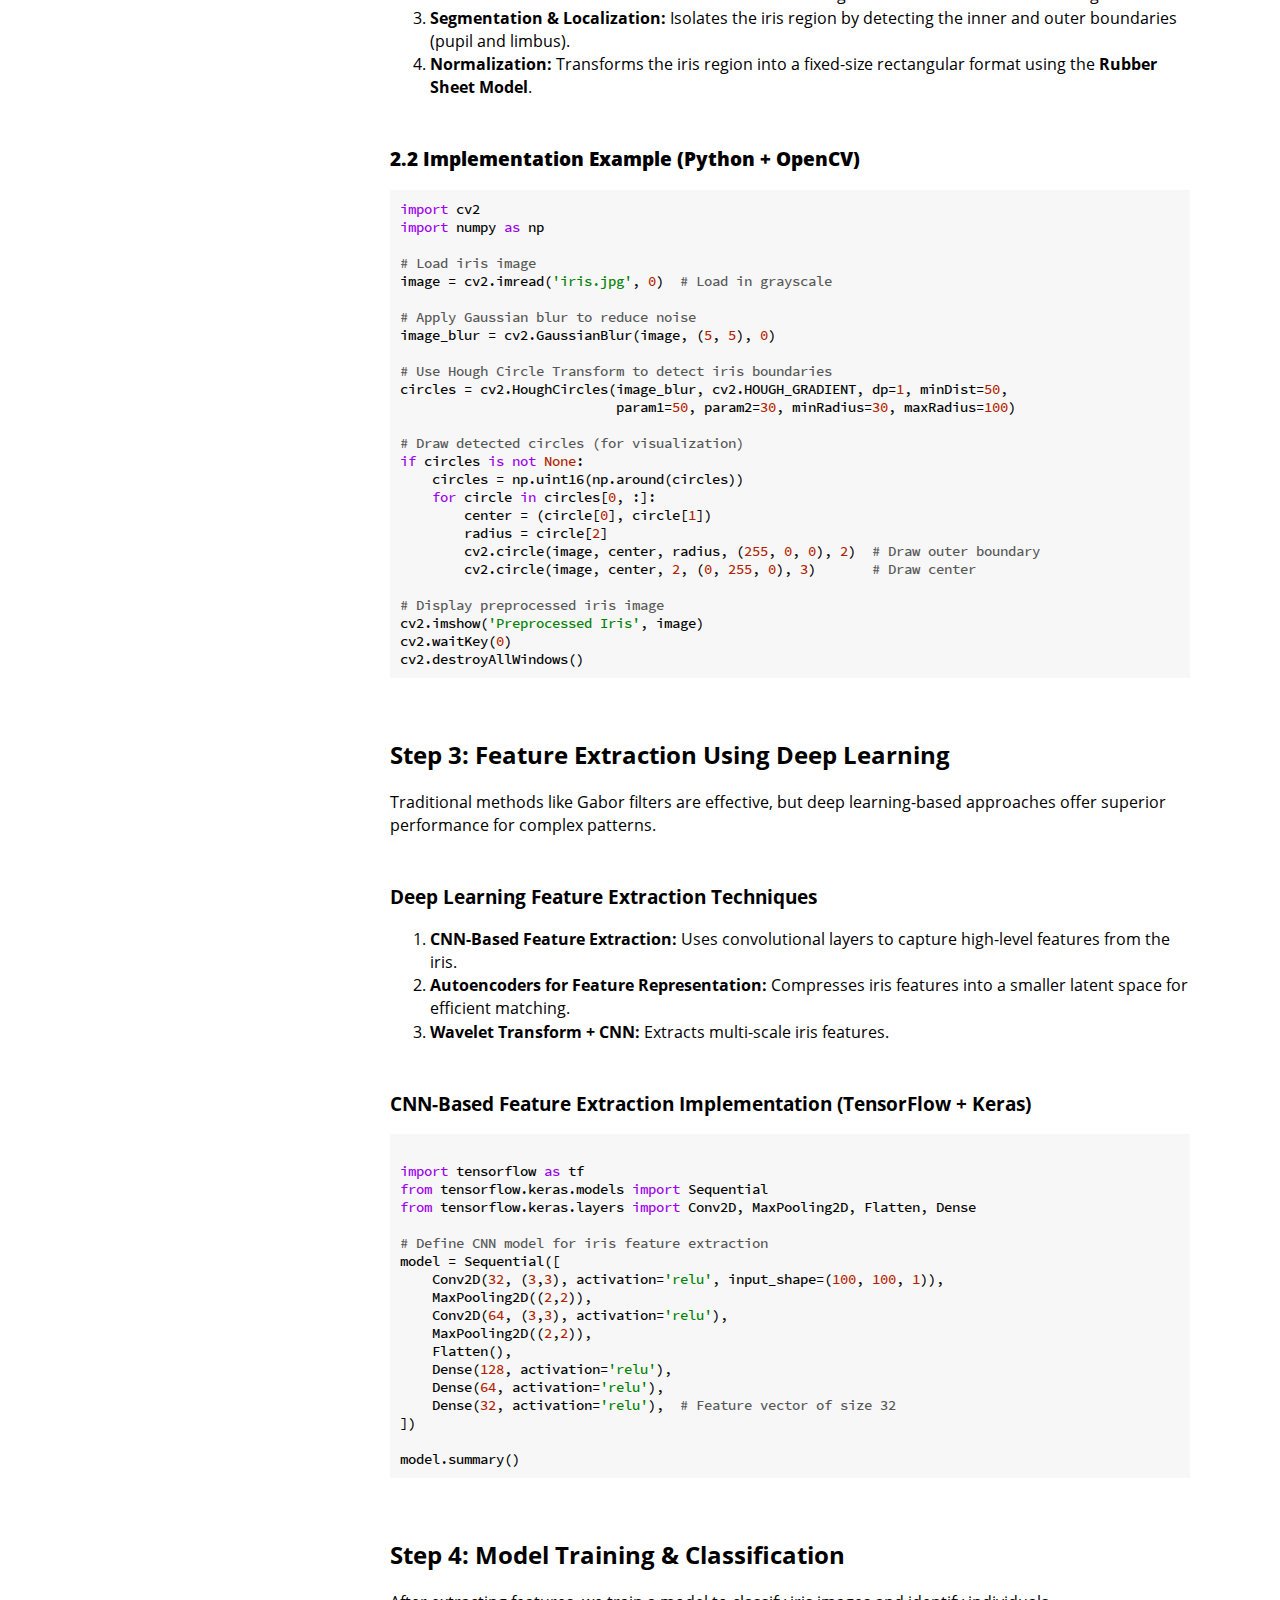
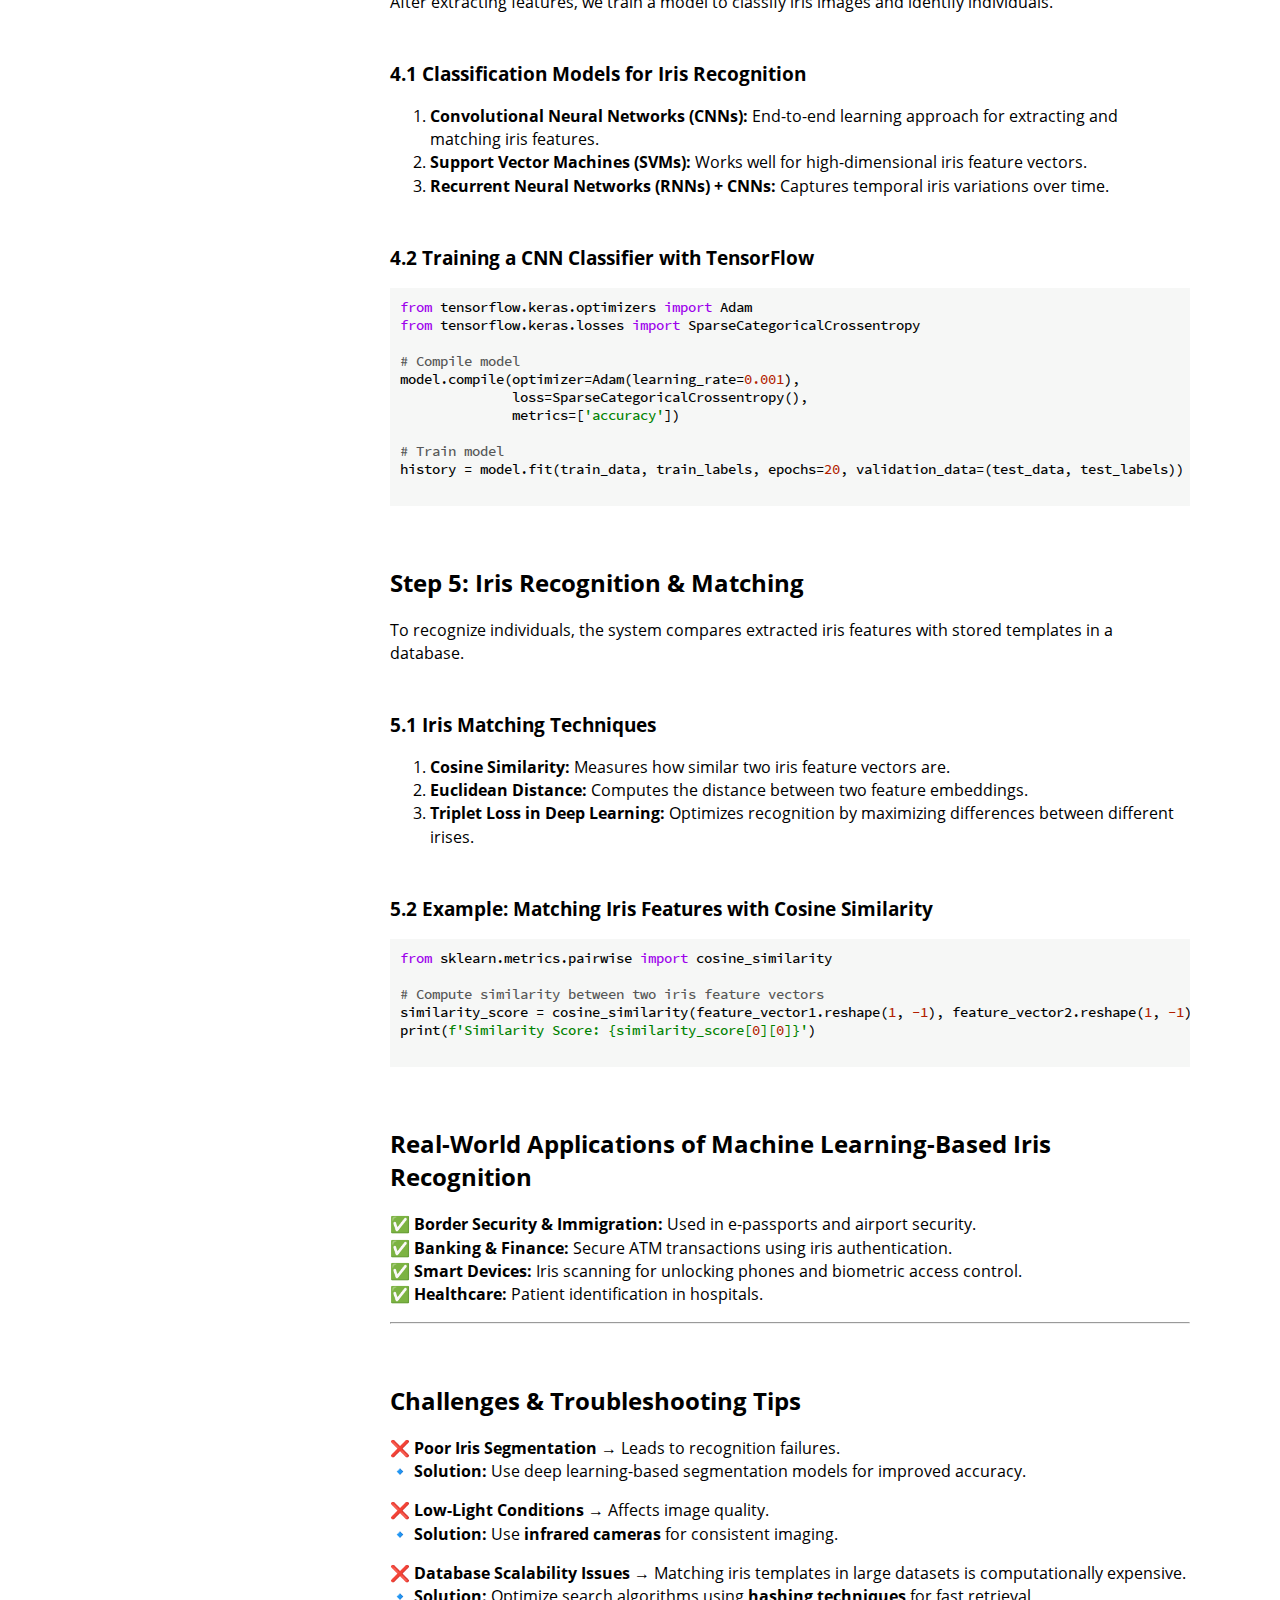
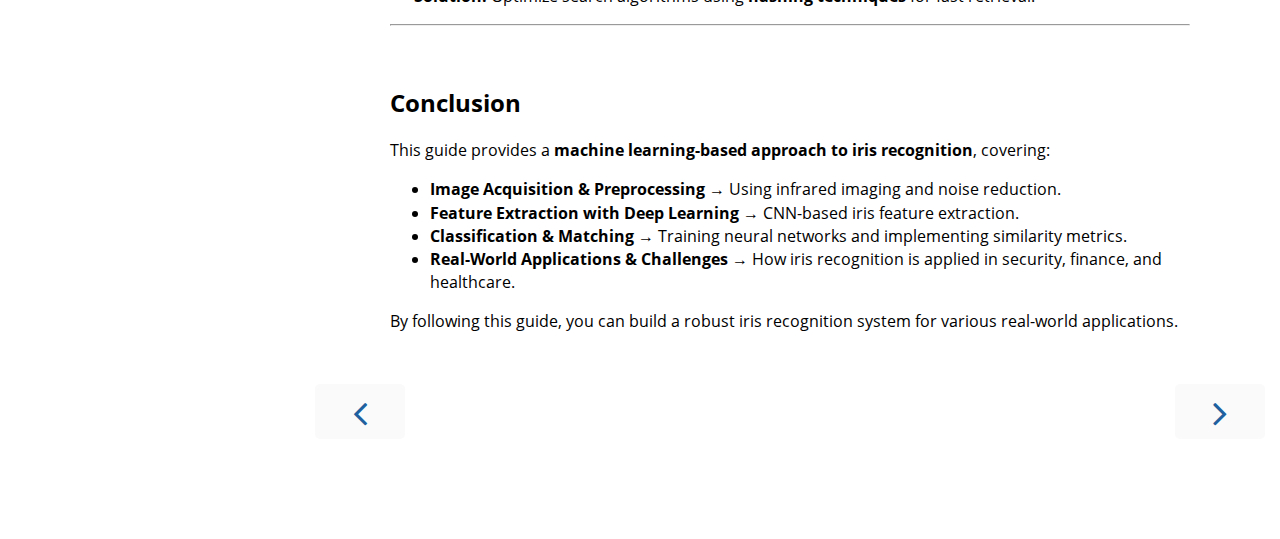
<file: chapter_4.html>
<!DOCTYPE HTML>
<html lang="en" class="light sidebar-visible" dir="ltr">
    <head>
        <!-- Book generated using mdBook -->
        <meta charset="UTF-8">
        <title>Iris Recognition - A-Machine-learning-Educational-Product-to-identify-an-individual</title>


        <!-- Custom HTML head -->

        <meta name="description" content="">
        <meta name="viewport" content="width=device-width, initial-scale=1">
        <meta name="theme-color" content="#ffffff">

        <link rel="icon" href="favicon.svg">
        <link rel="shortcut icon" href="favicon.png">
        <link rel="stylesheet" href="css/variables.css">
        <link rel="stylesheet" href="css/general.css">
        <link rel="stylesheet" href="css/chrome.css">
        <link rel="stylesheet" href="css/print.css" media="print">

        <!-- Fonts -->
        <link rel="stylesheet" href="FontAwesome/css/font-awesome.css">
        <link rel="stylesheet" href="fonts/fonts.css">

        <!-- Highlight.js Stylesheets -->
        <link rel="stylesheet" href="highlight.css">
        <link rel="stylesheet" href="tomorrow-night.css">
        <link rel="stylesheet" href="ayu-highlight.css">

        <!-- Custom theme stylesheets -->


        <!-- Provide site root to javascript -->
        <script>
            var path_to_root = "";
            var default_theme = window.matchMedia("(prefers-color-scheme: dark)").matches ? "navy" : "light";
        </script>
        <!-- Start loading toc.js asap -->
        <script src="toc.js"></script>
    </head>
    <body>
    <div id="body-container">
        <!-- Work around some values being stored in localStorage wrapped in quotes -->
        <script>
            try {
                var theme = localStorage.getItem('mdbook-theme');
                var sidebar = localStorage.getItem('mdbook-sidebar');

                if (theme.startsWith('"') && theme.endsWith('"')) {
                    localStorage.setItem('mdbook-theme', theme.slice(1, theme.length - 1));
                }

                if (sidebar.startsWith('"') && sidebar.endsWith('"')) {
                    localStorage.setItem('mdbook-sidebar', sidebar.slice(1, sidebar.length - 1));
                }
            } catch (e) { }
        </script>

        <!-- Set the theme before any content is loaded, prevents flash -->
        <script>
            var theme;
            try { theme = localStorage.getItem('mdbook-theme'); } catch(e) { }
            if (theme === null || theme === undefined) { theme = default_theme; }
            const html = document.documentElement;
            html.classList.remove('light')
            html.classList.add(theme);
            html.classList.add("js");
        </script>

        <input type="checkbox" id="sidebar-toggle-anchor" class="hidden">

        <!-- Hide / unhide sidebar before it is displayed -->
        <script>
            var sidebar = null;
            var sidebar_toggle = document.getElementById("sidebar-toggle-anchor");
            if (document.body.clientWidth >= 1080) {
                try { sidebar = localStorage.getItem('mdbook-sidebar'); } catch(e) { }
                sidebar = sidebar || 'visible';
            } else {
                sidebar = 'hidden';
            }
            sidebar_toggle.checked = sidebar === 'visible';
            html.classList.remove('sidebar-visible');
            html.classList.add("sidebar-" + sidebar);
        </script>

        <nav id="sidebar" class="sidebar" aria-label="Table of contents">
            <!-- populated by js -->
            <mdbook-sidebar-scrollbox class="sidebar-scrollbox"></mdbook-sidebar-scrollbox>
            <noscript>
                <iframe class="sidebar-iframe-outer" src="toc.html"></iframe>
            </noscript>
            <div id="sidebar-resize-handle" class="sidebar-resize-handle">
                <div class="sidebar-resize-indicator"></div>
            </div>
        </nav>

        <div id="page-wrapper" class="page-wrapper">

            <div class="page">
                <div id="menu-bar-hover-placeholder"></div>
                <div id="menu-bar" class="menu-bar sticky">
                    <div class="left-buttons">
                        <label id="sidebar-toggle" class="icon-button" for="sidebar-toggle-anchor" title="Toggle Table of Contents" aria-label="Toggle Table of Contents" aria-controls="sidebar">
                            <i class="fa fa-bars"></i>
                        </label>
                        <button id="theme-toggle" class="icon-button" type="button" title="Change theme" aria-label="Change theme" aria-haspopup="true" aria-expanded="false" aria-controls="theme-list">
                            <i class="fa fa-paint-brush"></i>
                        </button>
                        <ul id="theme-list" class="theme-popup" aria-label="Themes" role="menu">
                            <li role="none"><button role="menuitem" class="theme" id="ayu">Ayu</button></li>
                            <li role="none"><button role="menuitem" class="theme" id="burgundy">Burgundy</button></li>
                            <li role="none"><button role="menuitem" class="theme" id="coal">Coal</button></li>
                            <li role="none"><button role="menuitem" class="theme" id="dracula">Dracula</button></li>
                            <li role="none"><button role="menuitem" class="theme" id="ecoFriend">EcoFriend</button></li>
                            <li role="none"><button role="menuitem" class="theme" id="light">Light</button></li>
                            <li role="none"><button role="menuitem" class="theme" id="navy">Navy</button></li>
                            <li role="none"><button role="menuitem" class="theme" id="pinkrose">Pinkrose</button></li>
                            <li role="none"><button role="menuitem" class="theme" id="rust">Rust</button></li>
                            <li role="none"><button role="menuitem" class="theme" id="space">Space</button></li>
                            <li role="none"><button role="menuitem" class="theme" id="sustain">Sustain</button></li>
                            <li role="none"><button role="menuitem" class="theme" id="tokyonight">Tokyonight</button></li>
                        </ul>
                        <button id="search-toggle" class="icon-button" type="button" title="Search. (Shortkey: s)" aria-label="Toggle Searchbar" aria-expanded="false" aria-keyshortcuts="S" aria-controls="searchbar">
                            <i class="fa fa-search"></i>
                        </button>
                    </div>

                    <h1 class="menu-title">A-Machine-learning-Educational-Product-to-identify-an-individual</h1>

                    <div class="right-buttons">
                        <a href="print.html" title="Print this book" aria-label="Print this book">
                            <i id="print-button" class="fa fa-print"></i>
                        </a>

                    </div>
                </div>

                <div id="search-wrapper" class="hidden">
                    <form id="searchbar-outer" class="searchbar-outer">
                        <input type="search" id="searchbar" name="searchbar" placeholder="Search this book ..." aria-controls="searchresults-outer" aria-describedby="searchresults-header">
                    </form>
                    <div id="searchresults-outer" class="searchresults-outer hidden">
                        <div id="searchresults-header" class="searchresults-header"></div>
                        <ul id="searchresults">
                        </ul>
                    </div>
                </div>

                <!-- Apply ARIA attributes after the sidebar and the sidebar toggle button are added to the DOM -->
                <script>
                    document.getElementById('sidebar-toggle').setAttribute('aria-expanded', sidebar === 'visible');
                    document.getElementById('sidebar').setAttribute('aria-hidden', sidebar !== 'visible');
                    Array.from(document.querySelectorAll('#sidebar a')).forEach(function(link) {
                        link.setAttribute('tabIndex', sidebar === 'visible' ? 0 : -1);
                    });
                </script>

                <div id="content" class="content">
                    <main><div class="sidetoc"><nav class="pagetoc"></nav></div>
                        <h1 id="iris-recognition"><a class="header" href="#iris-recognition">Iris Recognition</a></h1>
<h2 id="introduction"><a class="header" href="#introduction"><strong>Introduction</strong></a></h2>
<p>Iris recognition is one of the most accurate and reliable biometric identification techniques. It leverages the unique patterns in a person’s iris—such as crypts, furrows, and collarette—to verify identity. Unlike traditional biometric methods, modern iris recognition systems use <strong>deep learning and neural networks</strong> to achieve high accuracy, robustness, and adaptability in real-world applications.</p>
<p>This section provides a <strong>comprehensive guide</strong> to designing and implementing a machine learning-based iris recognition system, focusing on <strong>non-conventional methods</strong> for security purposes.</p>
<hr />
<h2 id="step-1-iris-image-acquisition"><a class="header" href="#step-1-iris-image-acquisition"><strong>Step 1: Iris Image Acquisition</strong></a></h2>
<h3 id="11-importance-of-high-quality-iris-images"><a class="header" href="#11-importance-of-high-quality-iris-images"><strong>1.1 Importance of High-Quality Iris Images</strong></a></h3>
<p>The quality of iris images directly impacts the performance of the recognition system. High-quality images ensure accurate feature extraction and matching.</p>
<h3 id="12-data-collection-methods"><a class="header" href="#12-data-collection-methods"><strong>1.2 Data Collection Methods</strong></a></h3>
<h4 id="datasets-for-training"><a class="header" href="#datasets-for-training"><strong>Datasets for Training</strong></a></h4>
<ul>
<li><strong>CASIA-IrisV4:</strong> Contains over 50,000 iris images from 700 subjects, captured under controlled conditions.</li>
<li><strong>UBIRIS:</strong> Focuses on noisy and less constrained environments, making it suitable for real-world applications.</li>
<li><strong>ND-Iris-Template-Ageing Dataset:</strong> Captures iris patterns over time, useful for studying aging effects.</li>
</ul>
<h4 id="live-image-capture"><a class="header" href="#live-image-capture"><strong>Live Image Capture</strong></a></h4>
<ol>
<li><strong>Infrared (IR) Cameras:</strong> Use near-infrared (NIR) light to capture detailed iris textures, even in low-light conditions.</li>
<li><strong>High-Resolution Cameras:</strong> Ensure fine details of the iris are captured.</li>
<li><strong>Preprocessing During Capture:</strong> Remove reflections, noise, and occlusions (e.g., eyelids, eyelashes).</li>
</ol>
<h3 id="13-challenges-in-iris-image-acquisition"><a class="header" href="#13-challenges-in-iris-image-acquisition"><strong>1.3 Challenges in Iris Image Acquisition</strong></a></h3>
<ul>
<li><strong>Reflections and Glare:</strong> Caused by external light sources.
<ul>
<li><strong>Solution:</strong> Use NIR cameras and polarizing filters.</li>
</ul>
</li>
<li><strong>Motion Blur:</strong> Occurs when the subject moves during capture.
<ul>
<li><strong>Solution:</strong> Use high-speed cameras and stabilize the subject’s head.</li>
</ul>
</li>
<li><strong>Occlusions:</strong> Eyelids and eyelashes can block parts of the iris.
<ul>
<li><strong>Solution:</strong> Use multiple images and select the one with the least occlusion.</li>
</ul>
</li>
</ul>
<hr />
<h2 id="step-2-iris-image-preprocessing"><a class="header" href="#step-2-iris-image-preprocessing"><strong>Step 2: Iris Image Preprocessing</strong></a></h2>
<p>Preprocessing is essential to enhance image quality and prepare it for feature extraction.</p>
<h3 id="21-preprocessing-techniques"><a class="header" href="#21-preprocessing-techniques"><strong>2.1 Preprocessing Techniques</strong></a></h3>
<ol>
<li><strong>Grayscale Conversion:</strong> Converts the image to a single channel for easier processing.</li>
<li><strong>Noise Reduction:</strong> Removes noise and reflections using Gaussian blur or median filtering.</li>
<li><strong>Segmentation &amp; Localization:</strong> Isolates the iris region by detecting the inner and outer boundaries (pupil and limbus).</li>
<li><strong>Normalization:</strong> Transforms the iris region into a fixed-size rectangular format using the <strong>Rubber Sheet Model</strong>.</li>
</ol>
<h3 id="22-implementation-example-python--opencv"><a class="header" href="#22-implementation-example-python--opencv"><strong>2.2 Implementation Example (Python + OpenCV)</strong></a></h3>
<pre><code class="language-python">import cv2
import numpy as np

# Load iris image
image = cv2.imread('iris.jpg', 0)  # Load in grayscale

# Apply Gaussian blur to reduce noise
image_blur = cv2.GaussianBlur(image, (5, 5), 0)

# Use Hough Circle Transform to detect iris boundaries
circles = cv2.HoughCircles(image_blur, cv2.HOUGH_GRADIENT, dp=1, minDist=50,
                           param1=50, param2=30, minRadius=30, maxRadius=100)

# Draw detected circles (for visualization)
if circles is not None:
    circles = np.uint16(np.around(circles))
    for circle in circles[0, :]:
        center = (circle[0], circle[1])
        radius = circle[2]
        cv2.circle(image, center, radius, (255, 0, 0), 2)  # Draw outer boundary
        cv2.circle(image, center, 2, (0, 255, 0), 3)       # Draw center

# Display preprocessed iris image
cv2.imshow('Preprocessed Iris', image)
cv2.waitKey(0)
cv2.destroyAllWindows()
</code></pre>
<h2 id="step-3-feature-extraction-using-deep-learning"><a class="header" href="#step-3-feature-extraction-using-deep-learning">Step 3: Feature Extraction Using Deep Learning</a></h2>
<p>Traditional methods like Gabor filters are effective, but deep learning-based approaches offer superior performance for complex patterns.</p>
<h3 id="deep-learning-feature-extraction-techniques"><a class="header" href="#deep-learning-feature-extraction-techniques">Deep Learning Feature Extraction Techniques</a></h3>
<ol>
<li><strong>CNN-Based Feature Extraction:</strong> Uses convolutional layers to capture high-level features from the iris.</li>
<li><strong>Autoencoders for Feature Representation:</strong> Compresses iris features into a smaller latent space for efficient matching.</li>
<li><strong>Wavelet Transform + CNN:</strong> Extracts multi-scale iris features.</li>
</ol>
<h3 id="cnn-based-feature-extraction-implementation-tensorflow--keras"><a class="header" href="#cnn-based-feature-extraction-implementation-tensorflow--keras">CNN-Based Feature Extraction Implementation (TensorFlow + Keras)</a></h3>
<pre><code class="language-python">
import tensorflow as tf
from tensorflow.keras.models import Sequential
from tensorflow.keras.layers import Conv2D, MaxPooling2D, Flatten, Dense

# Define CNN model for iris feature extraction
model = Sequential([
    Conv2D(32, (3,3), activation='relu', input_shape=(100, 100, 1)),
    MaxPooling2D((2,2)),
    Conv2D(64, (3,3), activation='relu'),
    MaxPooling2D((2,2)),
    Flatten(),
    Dense(128, activation='relu'),
    Dense(64, activation='relu'),
    Dense(32, activation='relu'),  # Feature vector of size 32
])

model.summary()
</code></pre>
<h2 id="step-4-model-training--classification"><a class="header" href="#step-4-model-training--classification">Step 4: Model Training &amp; Classification</a></h2>
<p>After extracting features, we train a model to classify iris images and identify individuals.</p>
<h3 id="41-classification-models-for-iris-recognition"><a class="header" href="#41-classification-models-for-iris-recognition">4.1 Classification Models for Iris Recognition</a></h3>
<ol>
<li><strong>Convolutional Neural Networks (CNNs):</strong> End-to-end learning approach for extracting and matching iris features.</li>
<li><strong>Support Vector Machines (SVMs):</strong> Works well for high-dimensional iris feature vectors.</li>
<li><strong>Recurrent Neural Networks (RNNs) + CNNs:</strong> Captures temporal iris variations over time.</li>
</ol>
<h3 id="42-training-a-cnn-classifier-with-tensorflow"><a class="header" href="#42-training-a-cnn-classifier-with-tensorflow">4.2 Training a CNN Classifier with TensorFlow</a></h3>
<pre><code class="language-python">from tensorflow.keras.optimizers import Adam
from tensorflow.keras.losses import SparseCategoricalCrossentropy

# Compile model
model.compile(optimizer=Adam(learning_rate=0.001),
              loss=SparseCategoricalCrossentropy(),
              metrics=['accuracy'])

# Train model
history = model.fit(train_data, train_labels, epochs=20, validation_data=(test_data, test_labels))

</code></pre>
<h2 id="step-5-iris-recognition--matching"><a class="header" href="#step-5-iris-recognition--matching">Step 5: Iris Recognition &amp; Matching</a></h2>
<p>To recognize individuals, the system compares extracted iris features with stored templates in a database.</p>
<h3 id="51-iris-matching-techniques"><a class="header" href="#51-iris-matching-techniques">5.1 Iris Matching Techniques</a></h3>
<ol>
<li><strong>Cosine Similarity:</strong> Measures how similar two iris feature vectors are.</li>
<li><strong>Euclidean Distance:</strong> Computes the distance between two feature embeddings.</li>
<li><strong>Triplet Loss in Deep Learning:</strong> Optimizes recognition by maximizing differences between different irises.</li>
</ol>
<h3 id="52-example-matching-iris-features-with-cosine-similarity"><a class="header" href="#52-example-matching-iris-features-with-cosine-similarity">5.2 Example: Matching Iris Features with Cosine Similarity</a></h3>
<pre><code class="language-python">from sklearn.metrics.pairwise import cosine_similarity

# Compute similarity between two iris feature vectors
similarity_score = cosine_similarity(feature_vector1.reshape(1, -1), feature_vector2.reshape(1, -1))
print(f'Similarity Score: {similarity_score[0][0]}')

</code></pre>
<h2 id="real-world-applications-of-machine-learning-based-iris-recognition"><a class="header" href="#real-world-applications-of-machine-learning-based-iris-recognition">Real-World Applications of Machine Learning-Based Iris Recognition</a></h2>
<p>✅ <strong>Border Security &amp; Immigration:</strong> Used in e-passports and airport security.<br />
✅ <strong>Banking &amp; Finance:</strong> Secure ATM transactions using iris authentication.<br />
✅ <strong>Smart Devices:</strong> Iris scanning for unlocking phones and biometric access control.<br />
✅ <strong>Healthcare:</strong> Patient identification in hospitals.</p>
<hr />
<h2 id="challenges--troubleshooting-tips"><a class="header" href="#challenges--troubleshooting-tips">Challenges &amp; Troubleshooting Tips</a></h2>
<p>❌ <strong>Poor Iris Segmentation</strong> → Leads to recognition failures.<br />
🔹 <strong>Solution:</strong> Use deep learning-based segmentation models for improved accuracy.</p>
<p>❌ <strong>Low-Light Conditions</strong> → Affects image quality.<br />
🔹 <strong>Solution:</strong> Use <strong>infrared cameras</strong> for consistent imaging.</p>
<p>❌ <strong>Database Scalability Issues</strong> → Matching iris templates in large datasets is computationally expensive.<br />
🔹 <strong>Solution:</strong> Optimize search algorithms using <strong>hashing techniques</strong> for fast retrieval.</p>
<hr />
<h2 id="conclusion"><a class="header" href="#conclusion">Conclusion</a></h2>
<p>This guide provides a <strong>machine learning-based approach to iris recognition</strong>, covering:</p>
<ul>
<li><strong>Image Acquisition &amp; Preprocessing</strong> → Using infrared imaging and noise reduction.</li>
<li><strong>Feature Extraction with Deep Learning</strong> → CNN-based iris feature extraction.</li>
<li><strong>Classification &amp; Matching</strong> → Training neural networks and implementing similarity metrics.</li>
<li><strong>Real-World Applications &amp; Challenges</strong> → How iris recognition is applied in security, finance, and healthcare.</li>
</ul>
<p>By following this guide, you can build a robust iris recognition system for various real-world applications.</p>

                    </main>
                    <nav class="nav-wrapper" aria-label="Page navigation">
                        <!-- Mobile navigation buttons -->
                            <a rel="prev" href="chapter_3.html" class="mobile-nav-chapters previous" title="Previous chapter" aria-label="Previous chapter" aria-keyshortcuts="Left">
                                <i class="fa fa-angle-left"></i>
                            </a>

                            <a rel="next prefetch" href="chapter_5.html" class="mobile-nav-chapters next" title="Next chapter" aria-label="Next chapter" aria-keyshortcuts="Right">
                                <i class="fa fa-angle-right"></i>
                            </a>

                        <div style="clear: both"></div>
                    </nav>
                </div>
            </div>

            <nav class="nav-wide-wrapper" aria-label="Page navigation">
                    <a rel="prev" href="chapter_3.html" class="nav-chapters previous" title="Previous chapter" aria-label="Previous chapter" aria-keyshortcuts="Left">
                        <i class="fa fa-angle-left"></i>
                    </a>

                    <a rel="next prefetch" href="chapter_5.html" class="nav-chapters next" title="Next chapter" aria-label="Next chapter" aria-keyshortcuts="Right">
                        <i class="fa fa-angle-right"></i>
                    </a>
            </nav>

        </div>




        <script>
            window.playground_copyable = true;
        </script>


        <script src="elasticlunr.min.js"></script>
        <script src="mark.min.js"></script>
        <script src="searcher.js"></script>

        <script src="clipboard.min.js"></script>
        <script src="highlight.js"></script>
        <script src="book.js"></script>

        <!-- Custom JS scripts -->


    </div>
    </body>
</html>
</file>
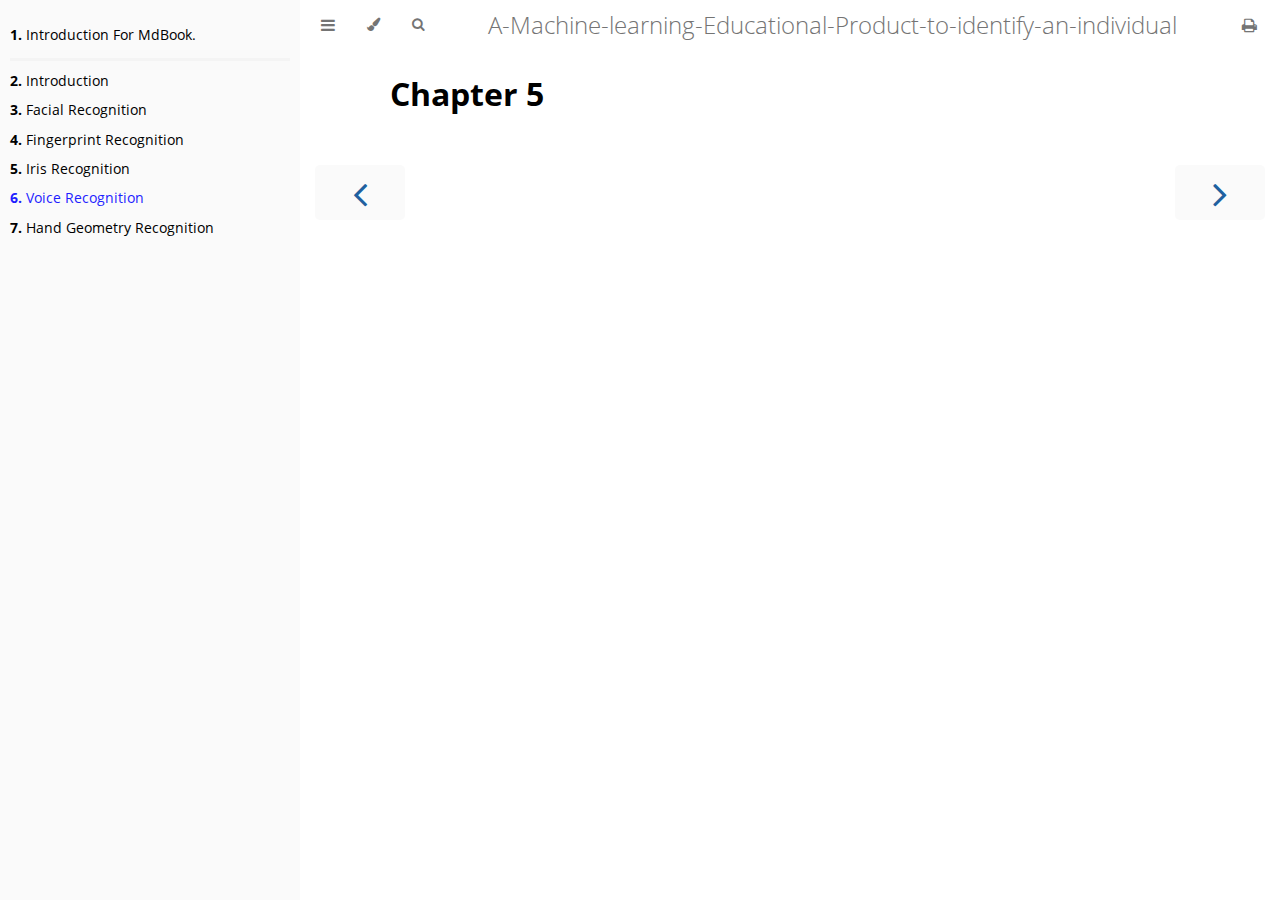
<file: chapter_5.html>
<!DOCTYPE HTML>
<html lang="en" class="light sidebar-visible" dir="ltr">
    <head>
        <!-- Book generated using mdBook -->
        <meta charset="UTF-8">
        <title>Voice Recognition - A-Machine-learning-Educational-Product-to-identify-an-individual</title>


        <!-- Custom HTML head -->

        <meta name="description" content="">
        <meta name="viewport" content="width=device-width, initial-scale=1">
        <meta name="theme-color" content="#ffffff">

        <link rel="icon" href="favicon.svg">
        <link rel="shortcut icon" href="favicon.png">
        <link rel="stylesheet" href="css/variables.css">
        <link rel="stylesheet" href="css/general.css">
        <link rel="stylesheet" href="css/chrome.css">
        <link rel="stylesheet" href="css/print.css" media="print">

        <!-- Fonts -->
        <link rel="stylesheet" href="FontAwesome/css/font-awesome.css">
        <link rel="stylesheet" href="fonts/fonts.css">

        <!-- Highlight.js Stylesheets -->
        <link rel="stylesheet" href="highlight.css">
        <link rel="stylesheet" href="tomorrow-night.css">
        <link rel="stylesheet" href="ayu-highlight.css">

        <!-- Custom theme stylesheets -->


        <!-- Provide site root to javascript -->
        <script>
            var path_to_root = "";
            var default_theme = window.matchMedia("(prefers-color-scheme: dark)").matches ? "navy" : "light";
        </script>
        <!-- Start loading toc.js asap -->
        <script src="toc.js"></script>
    </head>
    <body>
    <div id="body-container">
        <!-- Work around some values being stored in localStorage wrapped in quotes -->
        <script>
            try {
                var theme = localStorage.getItem('mdbook-theme');
                var sidebar = localStorage.getItem('mdbook-sidebar');

                if (theme.startsWith('"') && theme.endsWith('"')) {
                    localStorage.setItem('mdbook-theme', theme.slice(1, theme.length - 1));
                }

                if (sidebar.startsWith('"') && sidebar.endsWith('"')) {
                    localStorage.setItem('mdbook-sidebar', sidebar.slice(1, sidebar.length - 1));
                }
            } catch (e) { }
        </script>

        <!-- Set the theme before any content is loaded, prevents flash -->
        <script>
            var theme;
            try { theme = localStorage.getItem('mdbook-theme'); } catch(e) { }
            if (theme === null || theme === undefined) { theme = default_theme; }
            const html = document.documentElement;
            html.classList.remove('light')
            html.classList.add(theme);
            html.classList.add("js");
        </script>

        <input type="checkbox" id="sidebar-toggle-anchor" class="hidden">

        <!-- Hide / unhide sidebar before it is displayed -->
        <script>
            var sidebar = null;
            var sidebar_toggle = document.getElementById("sidebar-toggle-anchor");
            if (document.body.clientWidth >= 1080) {
                try { sidebar = localStorage.getItem('mdbook-sidebar'); } catch(e) { }
                sidebar = sidebar || 'visible';
            } else {
                sidebar = 'hidden';
            }
            sidebar_toggle.checked = sidebar === 'visible';
            html.classList.remove('sidebar-visible');
            html.classList.add("sidebar-" + sidebar);
        </script>

        <nav id="sidebar" class="sidebar" aria-label="Table of contents">
            <!-- populated by js -->
            <mdbook-sidebar-scrollbox class="sidebar-scrollbox"></mdbook-sidebar-scrollbox>
            <noscript>
                <iframe class="sidebar-iframe-outer" src="toc.html"></iframe>
            </noscript>
            <div id="sidebar-resize-handle" class="sidebar-resize-handle">
                <div class="sidebar-resize-indicator"></div>
            </div>
        </nav>

        <div id="page-wrapper" class="page-wrapper">

            <div class="page">
                <div id="menu-bar-hover-placeholder"></div>
                <div id="menu-bar" class="menu-bar sticky">
                    <div class="left-buttons">
                        <label id="sidebar-toggle" class="icon-button" for="sidebar-toggle-anchor" title="Toggle Table of Contents" aria-label="Toggle Table of Contents" aria-controls="sidebar">
                            <i class="fa fa-bars"></i>
                        </label>
                        <button id="theme-toggle" class="icon-button" type="button" title="Change theme" aria-label="Change theme" aria-haspopup="true" aria-expanded="false" aria-controls="theme-list">
                            <i class="fa fa-paint-brush"></i>
                        </button>
                        <ul id="theme-list" class="theme-popup" aria-label="Themes" role="menu">
                            <li role="none"><button role="menuitem" class="theme" id="ayu">Ayu</button></li>
                            <li role="none"><button role="menuitem" class="theme" id="burgundy">Burgundy</button></li>
                            <li role="none"><button role="menuitem" class="theme" id="coal">Coal</button></li>
                            <li role="none"><button role="menuitem" class="theme" id="dracula">Dracula</button></li>
                            <li role="none"><button role="menuitem" class="theme" id="ecoFriend">EcoFriend</button></li>
                            <li role="none"><button role="menuitem" class="theme" id="light">Light</button></li>
                            <li role="none"><button role="menuitem" class="theme" id="navy">Navy</button></li>
                            <li role="none"><button role="menuitem" class="theme" id="pinkrose">Pinkrose</button></li>
                            <li role="none"><button role="menuitem" class="theme" id="rust">Rust</button></li>
                            <li role="none"><button role="menuitem" class="theme" id="space">Space</button></li>
                            <li role="none"><button role="menuitem" class="theme" id="sustain">Sustain</button></li>
                            <li role="none"><button role="menuitem" class="theme" id="tokyonight">Tokyonight</button></li>
                        </ul>
                        <button id="search-toggle" class="icon-button" type="button" title="Search. (Shortkey: s)" aria-label="Toggle Searchbar" aria-expanded="false" aria-keyshortcuts="S" aria-controls="searchbar">
                            <i class="fa fa-search"></i>
                        </button>
                    </div>

                    <h1 class="menu-title">A-Machine-learning-Educational-Product-to-identify-an-individual</h1>

                    <div class="right-buttons">
                        <a href="print.html" title="Print this book" aria-label="Print this book">
                            <i id="print-button" class="fa fa-print"></i>
                        </a>

                    </div>
                </div>

                <div id="search-wrapper" class="hidden">
                    <form id="searchbar-outer" class="searchbar-outer">
                        <input type="search" id="searchbar" name="searchbar" placeholder="Search this book ..." aria-controls="searchresults-outer" aria-describedby="searchresults-header">
                    </form>
                    <div id="searchresults-outer" class="searchresults-outer hidden">
                        <div id="searchresults-header" class="searchresults-header"></div>
                        <ul id="searchresults">
                        </ul>
                    </div>
                </div>

                <!-- Apply ARIA attributes after the sidebar and the sidebar toggle button are added to the DOM -->
                <script>
                    document.getElementById('sidebar-toggle').setAttribute('aria-expanded', sidebar === 'visible');
                    document.getElementById('sidebar').setAttribute('aria-hidden', sidebar !== 'visible');
                    Array.from(document.querySelectorAll('#sidebar a')).forEach(function(link) {
                        link.setAttribute('tabIndex', sidebar === 'visible' ? 0 : -1);
                    });
                </script>

                <div id="content" class="content">
                    <main><div class="sidetoc"><nav class="pagetoc"></nav></div>
                        <h1 id="chapter-5"><a class="header" href="#chapter-5">Chapter 5</a></h1>

                    </main>
                    <nav class="nav-wrapper" aria-label="Page navigation">
                        <!-- Mobile navigation buttons -->
                            <a rel="prev" href="chapter_4.html" class="mobile-nav-chapters previous" title="Previous chapter" aria-label="Previous chapter" aria-keyshortcuts="Left">
                                <i class="fa fa-angle-left"></i>
                            </a>

                            <a rel="next prefetch" href="chapter_6.html" class="mobile-nav-chapters next" title="Next chapter" aria-label="Next chapter" aria-keyshortcuts="Right">
                                <i class="fa fa-angle-right"></i>
                            </a>

                        <div style="clear: both"></div>
                    </nav>
                </div>
            </div>

            <nav class="nav-wide-wrapper" aria-label="Page navigation">
                    <a rel="prev" href="chapter_4.html" class="nav-chapters previous" title="Previous chapter" aria-label="Previous chapter" aria-keyshortcuts="Left">
                        <i class="fa fa-angle-left"></i>
                    </a>

                    <a rel="next prefetch" href="chapter_6.html" class="nav-chapters next" title="Next chapter" aria-label="Next chapter" aria-keyshortcuts="Right">
                        <i class="fa fa-angle-right"></i>
                    </a>
            </nav>

        </div>




        <script>
            window.playground_copyable = true;
        </script>


        <script src="elasticlunr.min.js"></script>
        <script src="mark.min.js"></script>
        <script src="searcher.js"></script>

        <script src="clipboard.min.js"></script>
        <script src="highlight.js"></script>
        <script src="book.js"></script>

        <!-- Custom JS scripts -->


    </div>
    </body>
</html>
</file>
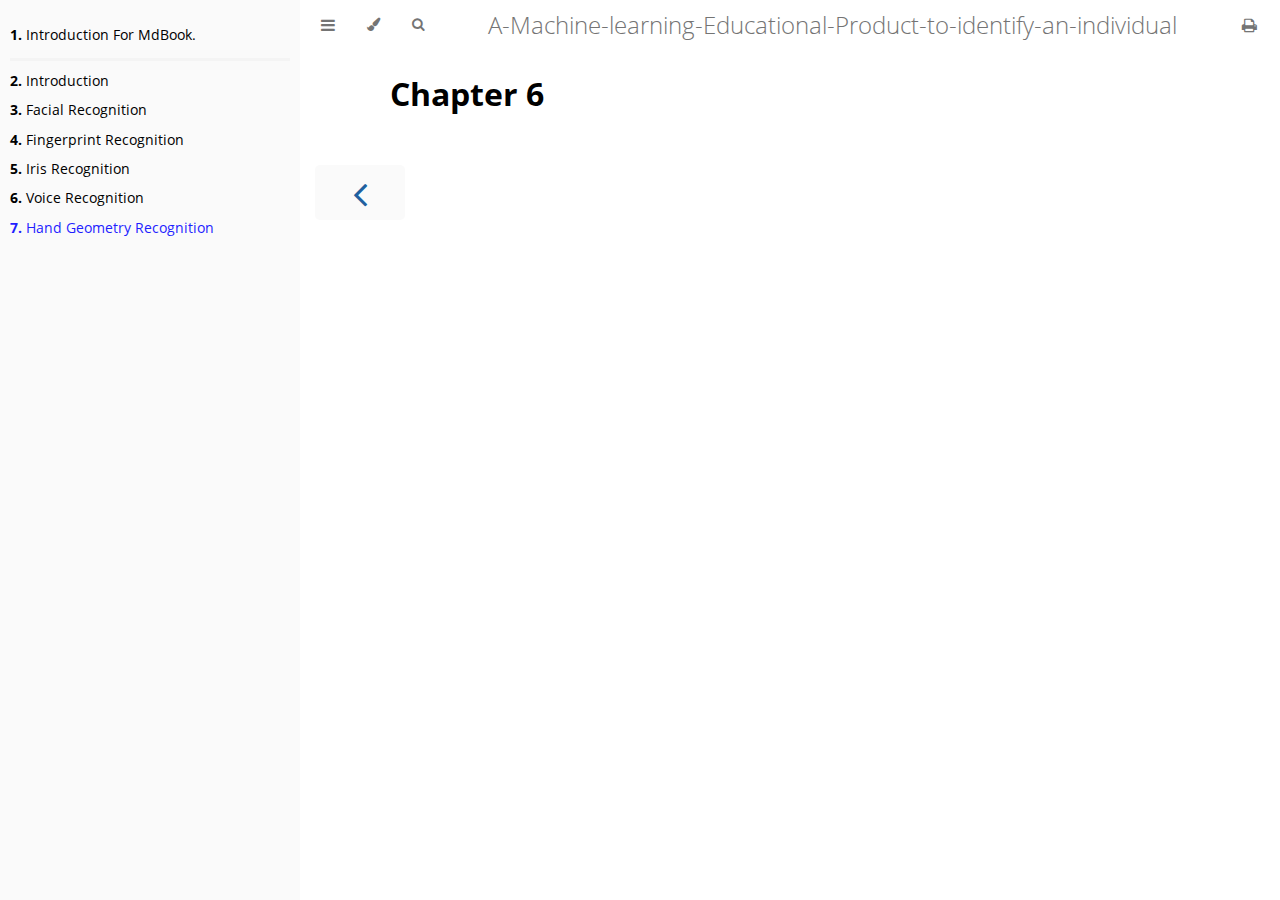
<file: chapter_6.html>
<!DOCTYPE HTML>
<html lang="en" class="light sidebar-visible" dir="ltr">
    <head>
        <!-- Book generated using mdBook -->
        <meta charset="UTF-8">
        <title>Hand Geometry Recognition - A-Machine-learning-Educational-Product-to-identify-an-individual</title>


        <!-- Custom HTML head -->

        <meta name="description" content="">
        <meta name="viewport" content="width=device-width, initial-scale=1">
        <meta name="theme-color" content="#ffffff">

        <link rel="icon" href="favicon.svg">
        <link rel="shortcut icon" href="favicon.png">
        <link rel="stylesheet" href="css/variables.css">
        <link rel="stylesheet" href="css/general.css">
        <link rel="stylesheet" href="css/chrome.css">
        <link rel="stylesheet" href="css/print.css" media="print">

        <!-- Fonts -->
        <link rel="stylesheet" href="FontAwesome/css/font-awesome.css">
        <link rel="stylesheet" href="fonts/fonts.css">

        <!-- Highlight.js Stylesheets -->
        <link rel="stylesheet" href="highlight.css">
        <link rel="stylesheet" href="tomorrow-night.css">
        <link rel="stylesheet" href="ayu-highlight.css">

        <!-- Custom theme stylesheets -->


        <!-- Provide site root to javascript -->
        <script>
            var path_to_root = "";
            var default_theme = window.matchMedia("(prefers-color-scheme: dark)").matches ? "navy" : "light";
        </script>
        <!-- Start loading toc.js asap -->
        <script src="toc.js"></script>
    </head>
    <body>
    <div id="body-container">
        <!-- Work around some values being stored in localStorage wrapped in quotes -->
        <script>
            try {
                var theme = localStorage.getItem('mdbook-theme');
                var sidebar = localStorage.getItem('mdbook-sidebar');

                if (theme.startsWith('"') && theme.endsWith('"')) {
                    localStorage.setItem('mdbook-theme', theme.slice(1, theme.length - 1));
                }

                if (sidebar.startsWith('"') && sidebar.endsWith('"')) {
                    localStorage.setItem('mdbook-sidebar', sidebar.slice(1, sidebar.length - 1));
                }
            } catch (e) { }
        </script>

        <!-- Set the theme before any content is loaded, prevents flash -->
        <script>
            var theme;
            try { theme = localStorage.getItem('mdbook-theme'); } catch(e) { }
            if (theme === null || theme === undefined) { theme = default_theme; }
            const html = document.documentElement;
            html.classList.remove('light')
            html.classList.add(theme);
            html.classList.add("js");
        </script>

        <input type="checkbox" id="sidebar-toggle-anchor" class="hidden">

        <!-- Hide / unhide sidebar before it is displayed -->
        <script>
            var sidebar = null;
            var sidebar_toggle = document.getElementById("sidebar-toggle-anchor");
            if (document.body.clientWidth >= 1080) {
                try { sidebar = localStorage.getItem('mdbook-sidebar'); } catch(e) { }
                sidebar = sidebar || 'visible';
            } else {
                sidebar = 'hidden';
            }
            sidebar_toggle.checked = sidebar === 'visible';
            html.classList.remove('sidebar-visible');
            html.classList.add("sidebar-" + sidebar);
        </script>

        <nav id="sidebar" class="sidebar" aria-label="Table of contents">
            <!-- populated by js -->
            <mdbook-sidebar-scrollbox class="sidebar-scrollbox"></mdbook-sidebar-scrollbox>
            <noscript>
                <iframe class="sidebar-iframe-outer" src="toc.html"></iframe>
            </noscript>
            <div id="sidebar-resize-handle" class="sidebar-resize-handle">
                <div class="sidebar-resize-indicator"></div>
            </div>
        </nav>

        <div id="page-wrapper" class="page-wrapper">

            <div class="page">
                <div id="menu-bar-hover-placeholder"></div>
                <div id="menu-bar" class="menu-bar sticky">
                    <div class="left-buttons">
                        <label id="sidebar-toggle" class="icon-button" for="sidebar-toggle-anchor" title="Toggle Table of Contents" aria-label="Toggle Table of Contents" aria-controls="sidebar">
                            <i class="fa fa-bars"></i>
                        </label>
                        <button id="theme-toggle" class="icon-button" type="button" title="Change theme" aria-label="Change theme" aria-haspopup="true" aria-expanded="false" aria-controls="theme-list">
                            <i class="fa fa-paint-brush"></i>
                        </button>
                        <ul id="theme-list" class="theme-popup" aria-label="Themes" role="menu">
                            <li role="none"><button role="menuitem" class="theme" id="ayu">Ayu</button></li>
                            <li role="none"><button role="menuitem" class="theme" id="burgundy">Burgundy</button></li>
                            <li role="none"><button role="menuitem" class="theme" id="coal">Coal</button></li>
                            <li role="none"><button role="menuitem" class="theme" id="dracula">Dracula</button></li>
                            <li role="none"><button role="menuitem" class="theme" id="ecoFriend">EcoFriend</button></li>
                            <li role="none"><button role="menuitem" class="theme" id="light">Light</button></li>
                            <li role="none"><button role="menuitem" class="theme" id="navy">Navy</button></li>
                            <li role="none"><button role="menuitem" class="theme" id="pinkrose">Pinkrose</button></li>
                            <li role="none"><button role="menuitem" class="theme" id="rust">Rust</button></li>
                            <li role="none"><button role="menuitem" class="theme" id="space">Space</button></li>
                            <li role="none"><button role="menuitem" class="theme" id="sustain">Sustain</button></li>
                            <li role="none"><button role="menuitem" class="theme" id="tokyonight">Tokyonight</button></li>
                        </ul>
                        <button id="search-toggle" class="icon-button" type="button" title="Search. (Shortkey: s)" aria-label="Toggle Searchbar" aria-expanded="false" aria-keyshortcuts="S" aria-controls="searchbar">
                            <i class="fa fa-search"></i>
                        </button>
                    </div>

                    <h1 class="menu-title">A-Machine-learning-Educational-Product-to-identify-an-individual</h1>

                    <div class="right-buttons">
                        <a href="print.html" title="Print this book" aria-label="Print this book">
                            <i id="print-button" class="fa fa-print"></i>
                        </a>

                    </div>
                </div>

                <div id="search-wrapper" class="hidden">
                    <form id="searchbar-outer" class="searchbar-outer">
                        <input type="search" id="searchbar" name="searchbar" placeholder="Search this book ..." aria-controls="searchresults-outer" aria-describedby="searchresults-header">
                    </form>
                    <div id="searchresults-outer" class="searchresults-outer hidden">
                        <div id="searchresults-header" class="searchresults-header"></div>
                        <ul id="searchresults">
                        </ul>
                    </div>
                </div>

                <!-- Apply ARIA attributes after the sidebar and the sidebar toggle button are added to the DOM -->
                <script>
                    document.getElementById('sidebar-toggle').setAttribute('aria-expanded', sidebar === 'visible');
                    document.getElementById('sidebar').setAttribute('aria-hidden', sidebar !== 'visible');
                    Array.from(document.querySelectorAll('#sidebar a')).forEach(function(link) {
                        link.setAttribute('tabIndex', sidebar === 'visible' ? 0 : -1);
                    });
                </script>

                <div id="content" class="content">
                    <main><div class="sidetoc"><nav class="pagetoc"></nav></div>
                        <h1 id="chapter-6"><a class="header" href="#chapter-6">Chapter 6</a></h1>

                    </main>
                    <nav class="nav-wrapper" aria-label="Page navigation">
                        <!-- Mobile navigation buttons -->
                            <a rel="prev" href="chapter_5.html" class="mobile-nav-chapters previous" title="Previous chapter" aria-label="Previous chapter" aria-keyshortcuts="Left">
                                <i class="fa fa-angle-left"></i>
                            </a>


                        <div style="clear: both"></div>
                    </nav>
                </div>
            </div>

            <nav class="nav-wide-wrapper" aria-label="Page navigation">
                    <a rel="prev" href="chapter_5.html" class="nav-chapters previous" title="Previous chapter" aria-label="Previous chapter" aria-keyshortcuts="Left">
                        <i class="fa fa-angle-left"></i>
                    </a>

            </nav>

        </div>




        <script>
            window.playground_copyable = true;
        </script>


        <script src="elasticlunr.min.js"></script>
        <script src="mark.min.js"></script>
        <script src="searcher.js"></script>

        <script src="clipboard.min.js"></script>
        <script src="highlight.js"></script>
        <script src="book.js"></script>

        <!-- Custom JS scripts -->


    </div>
    </body>
</html>
</file>
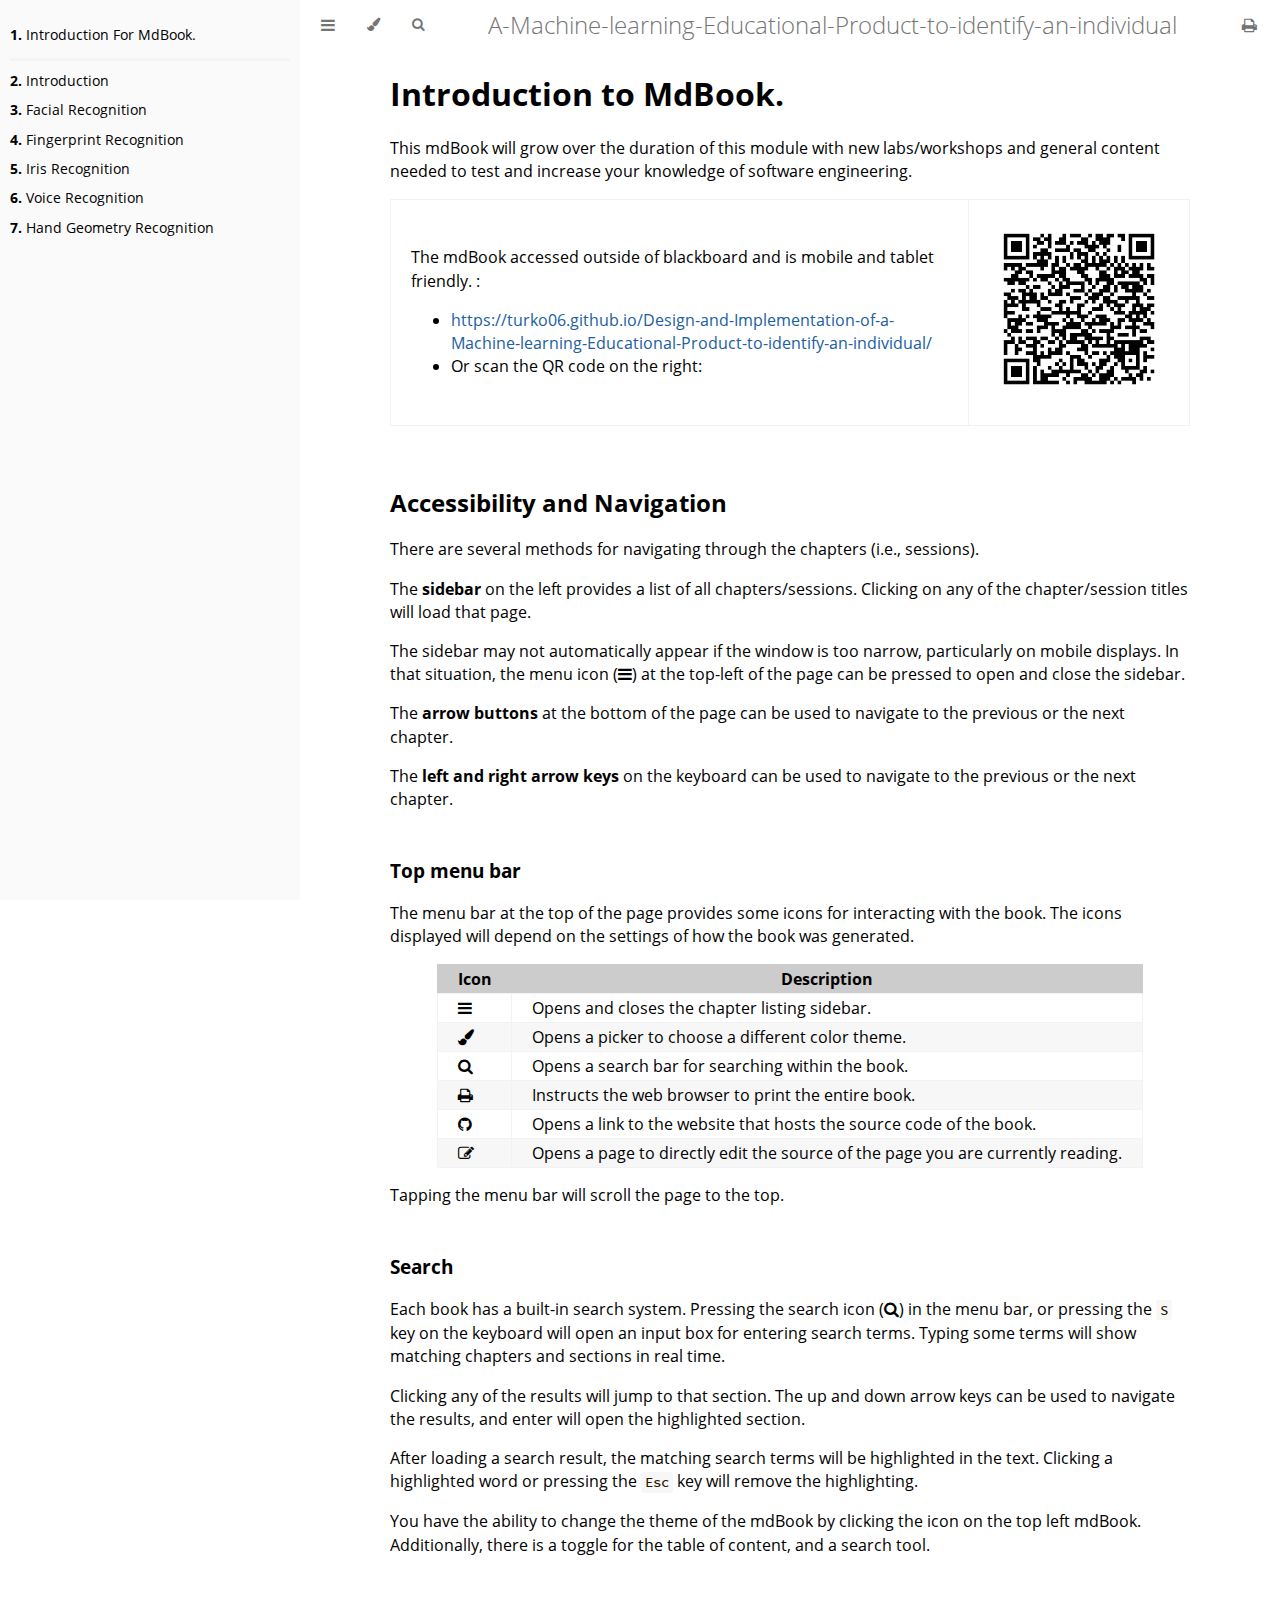
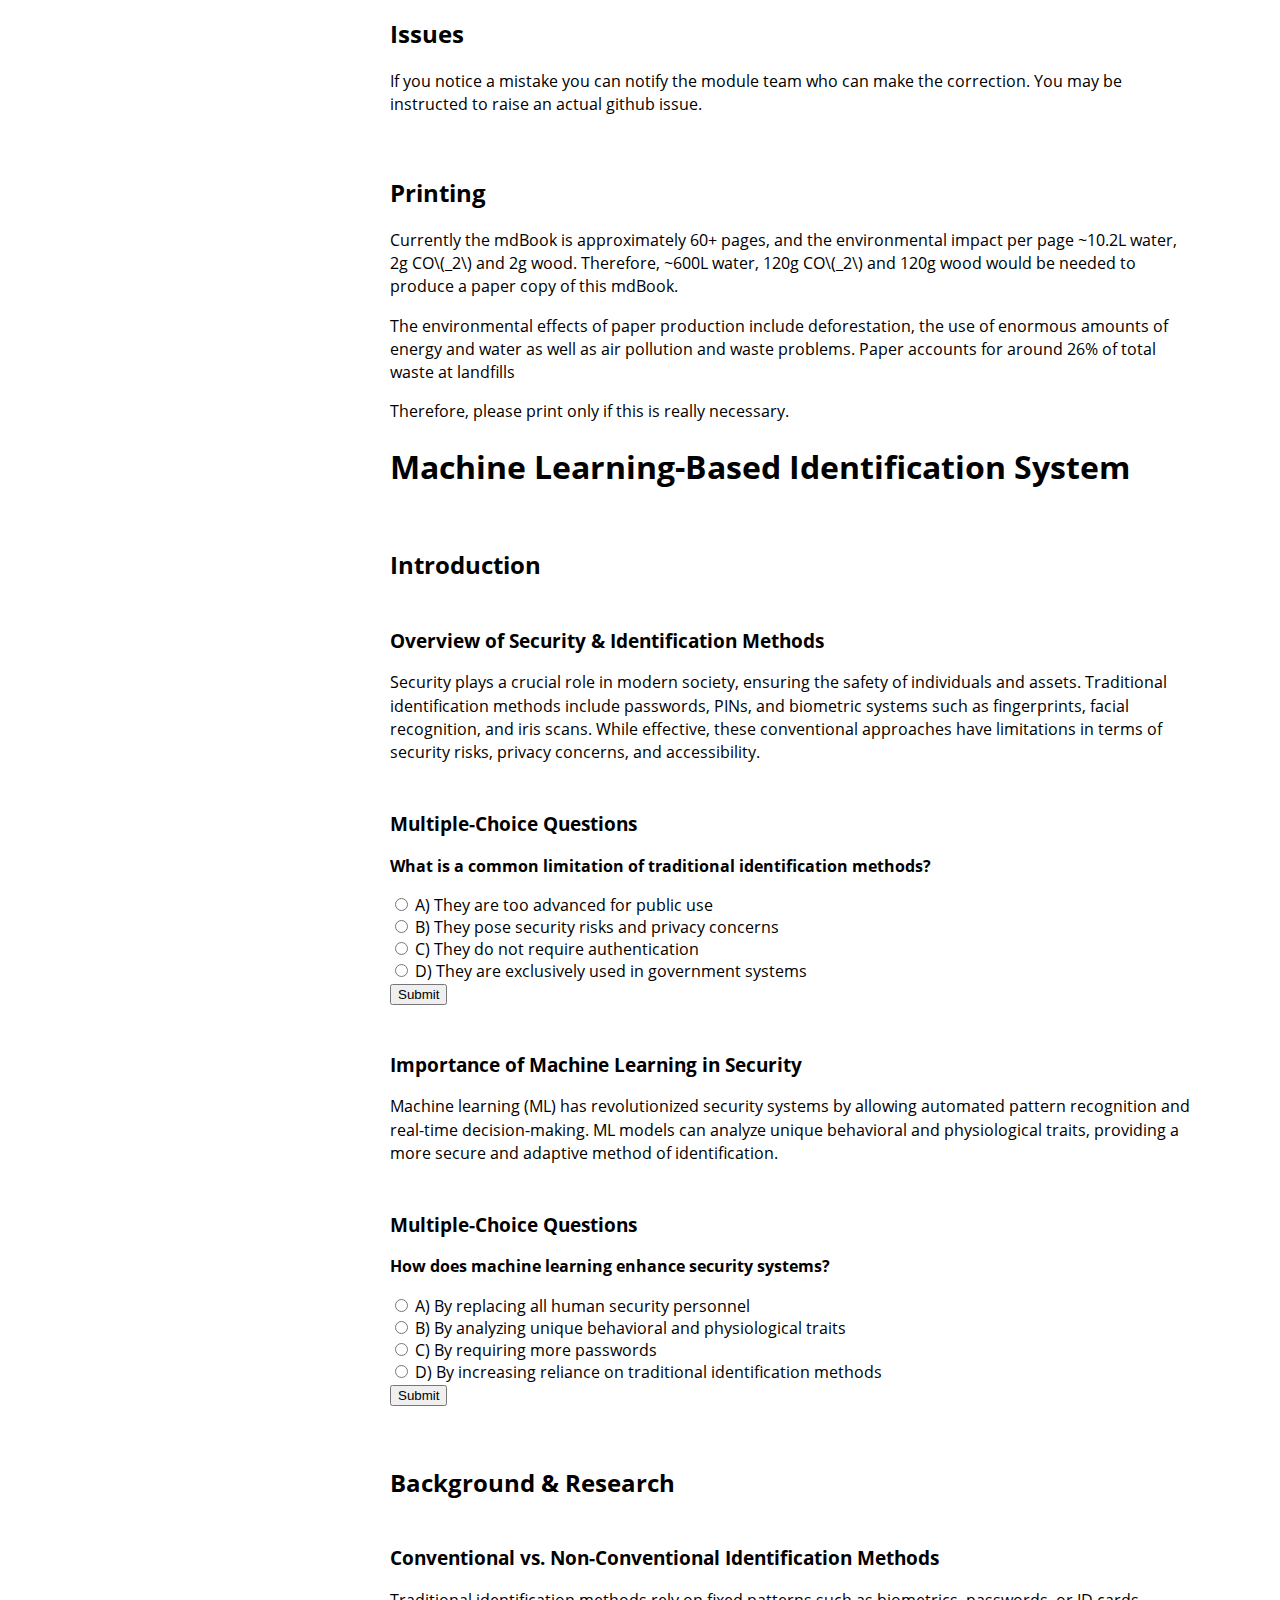
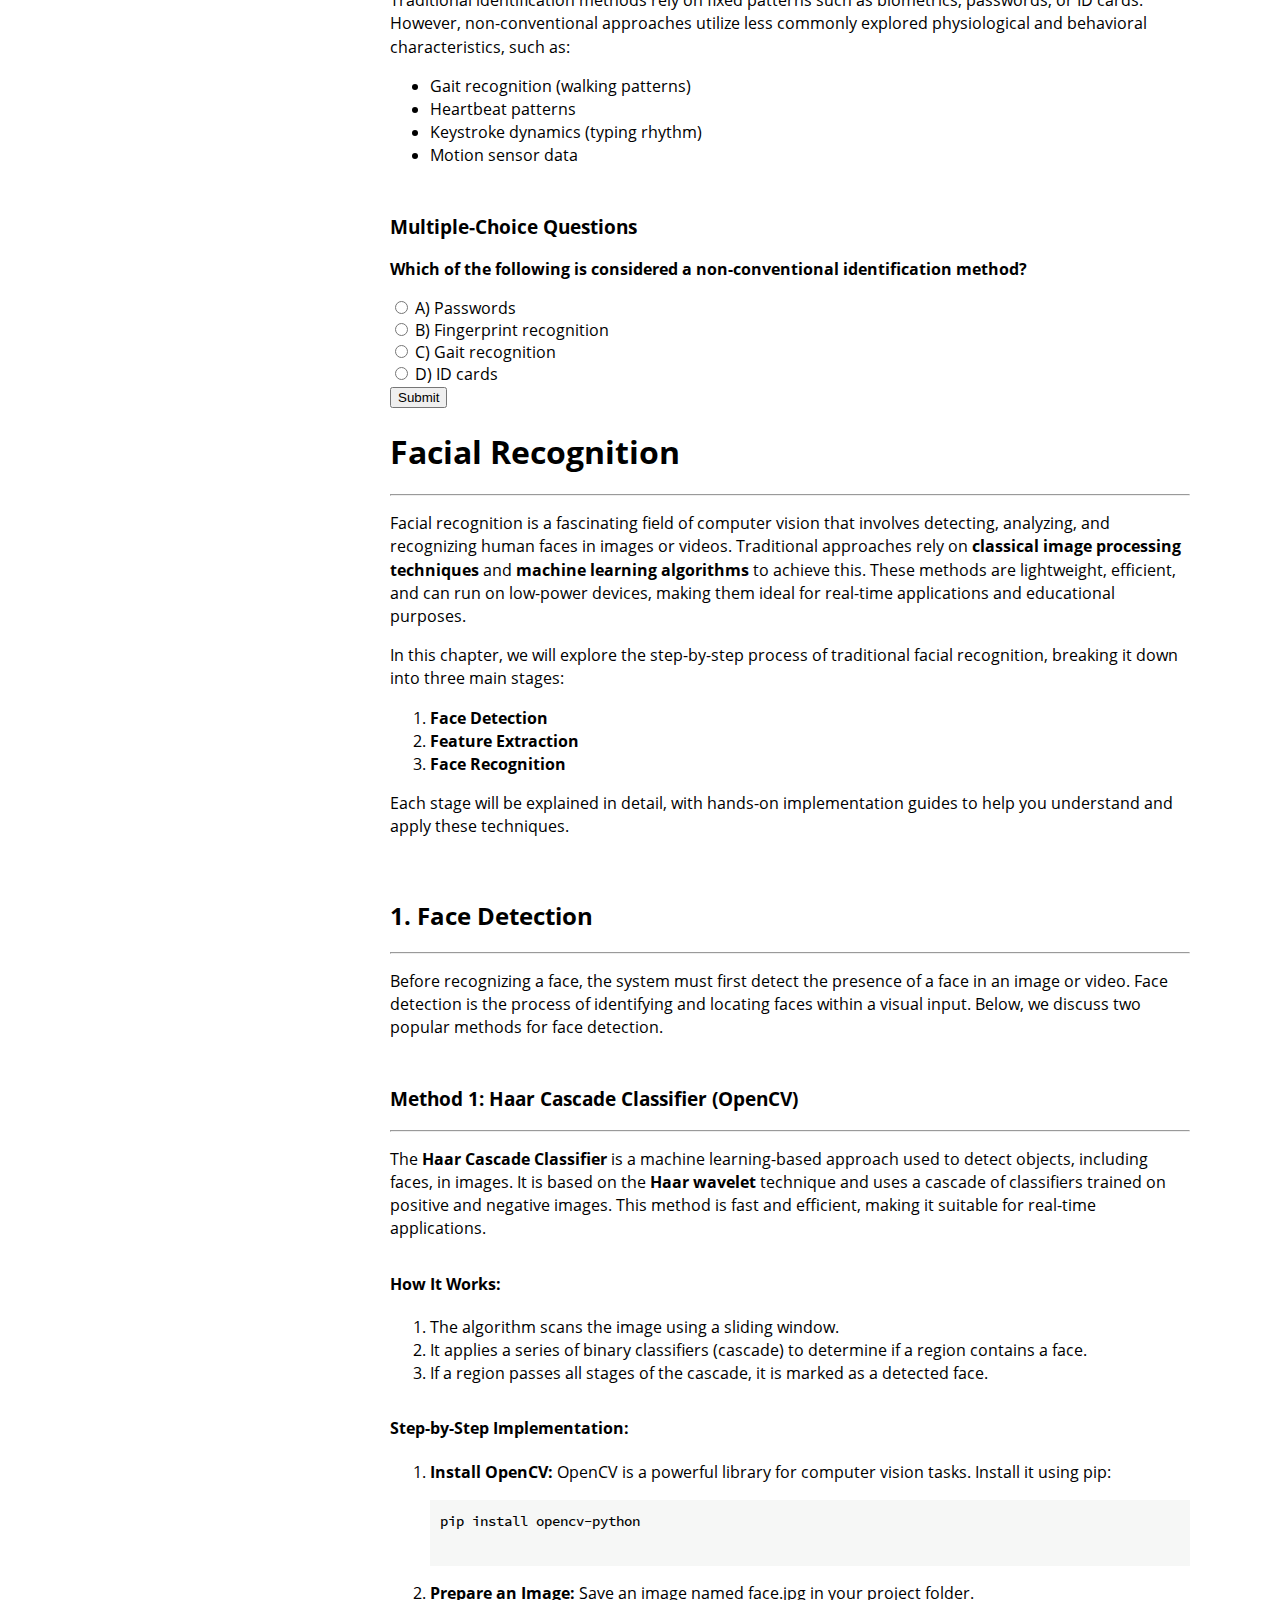
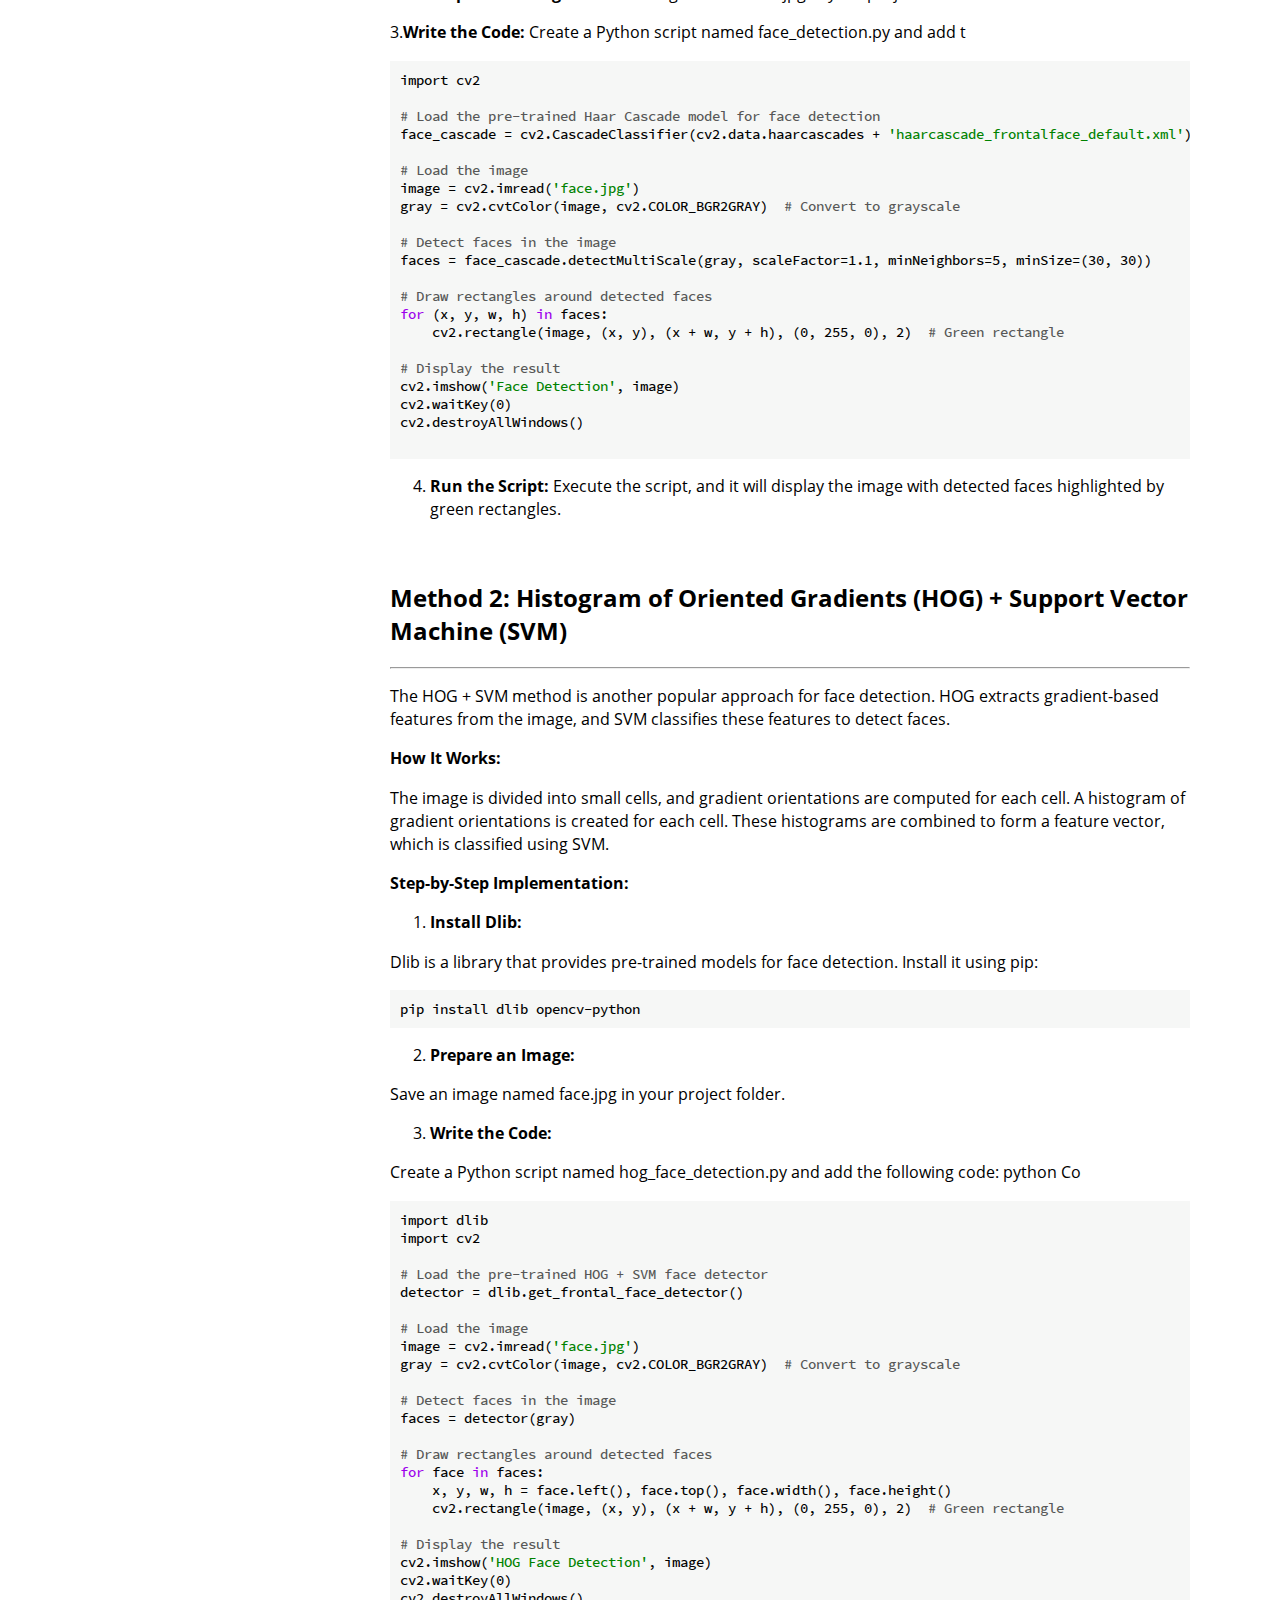
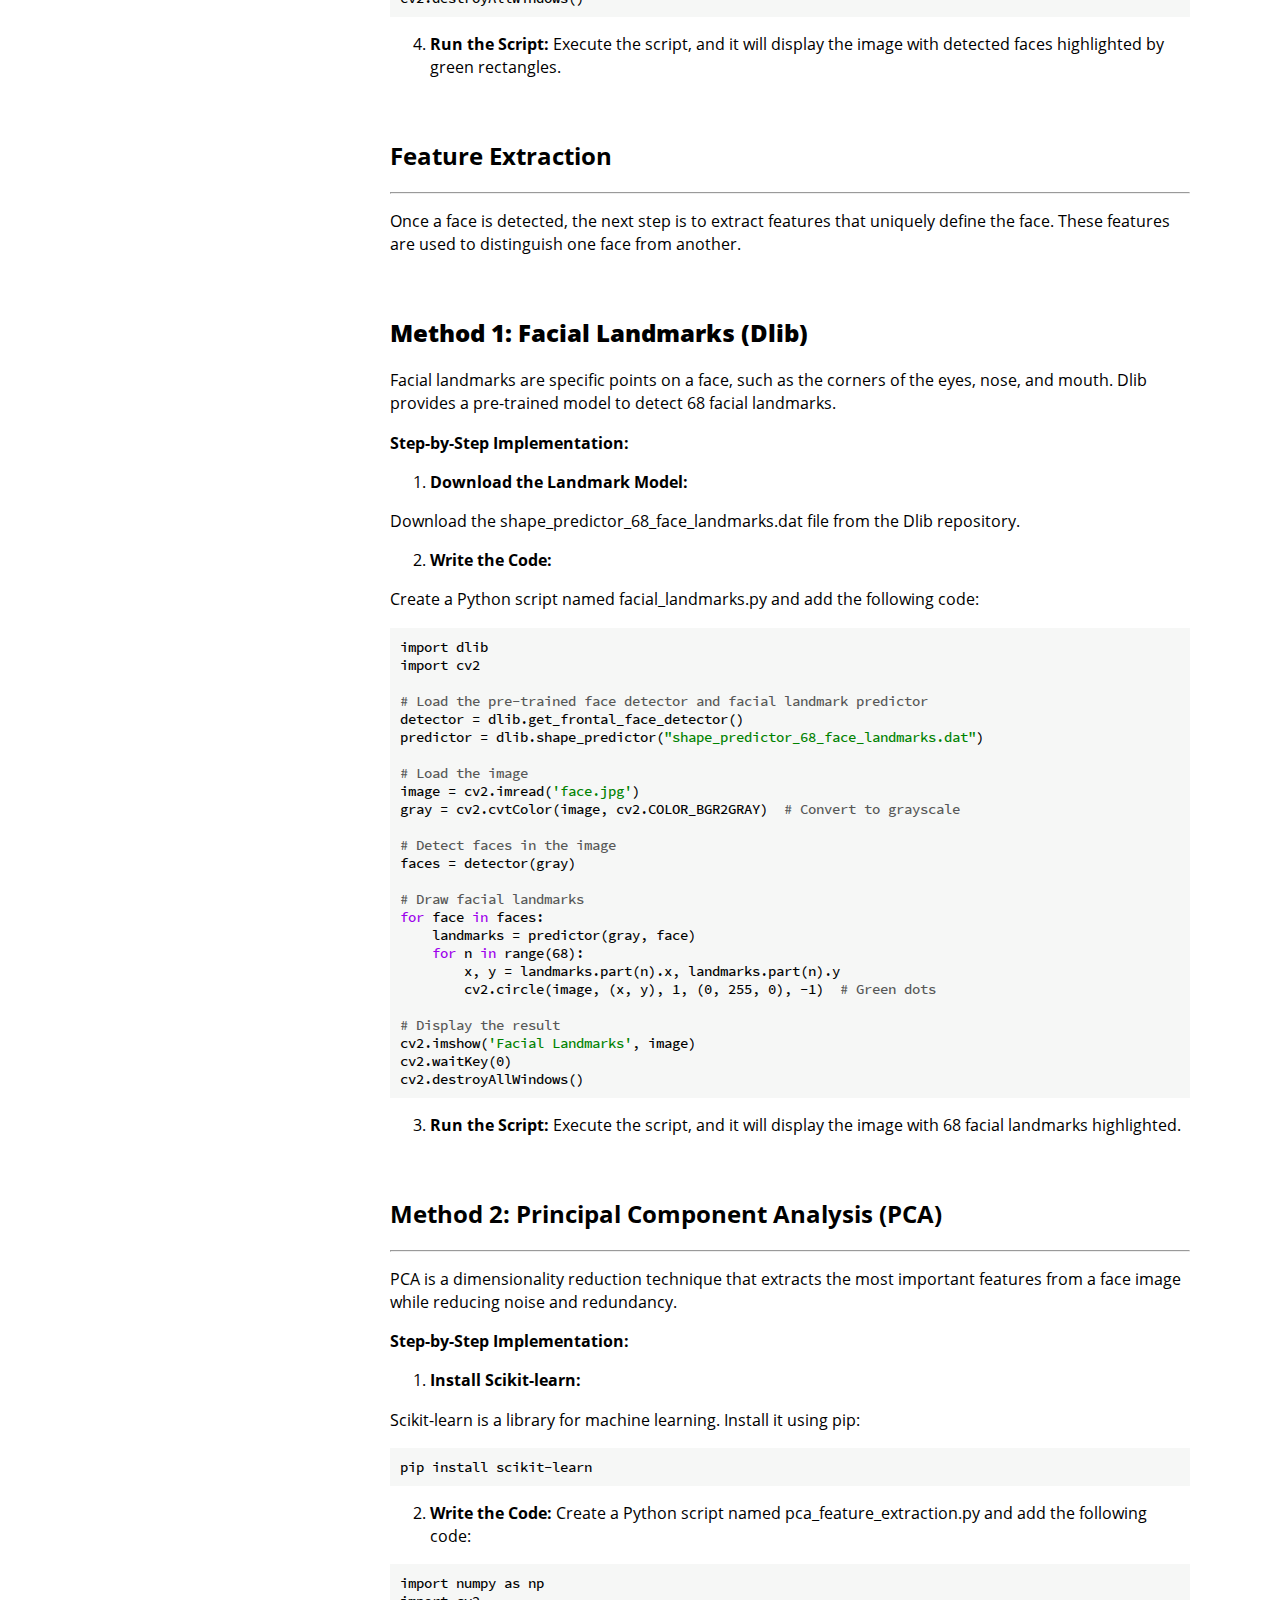
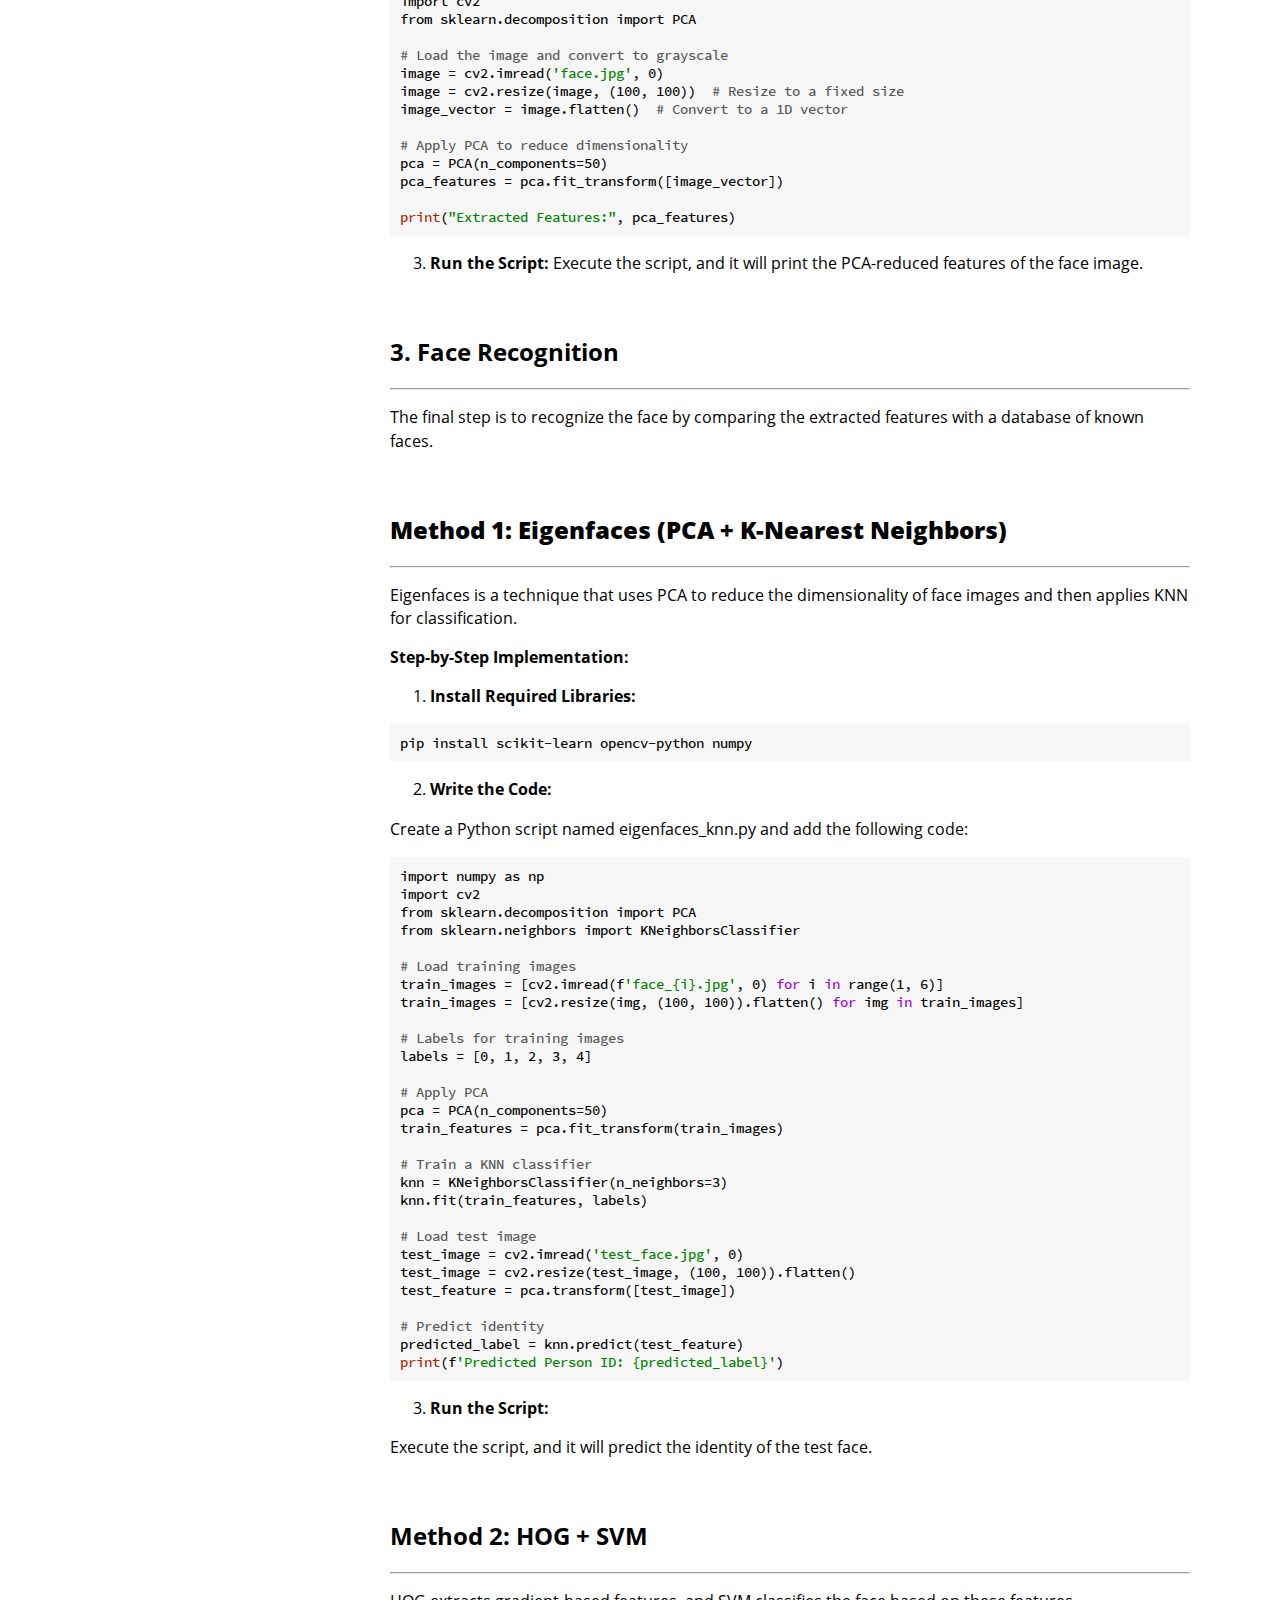
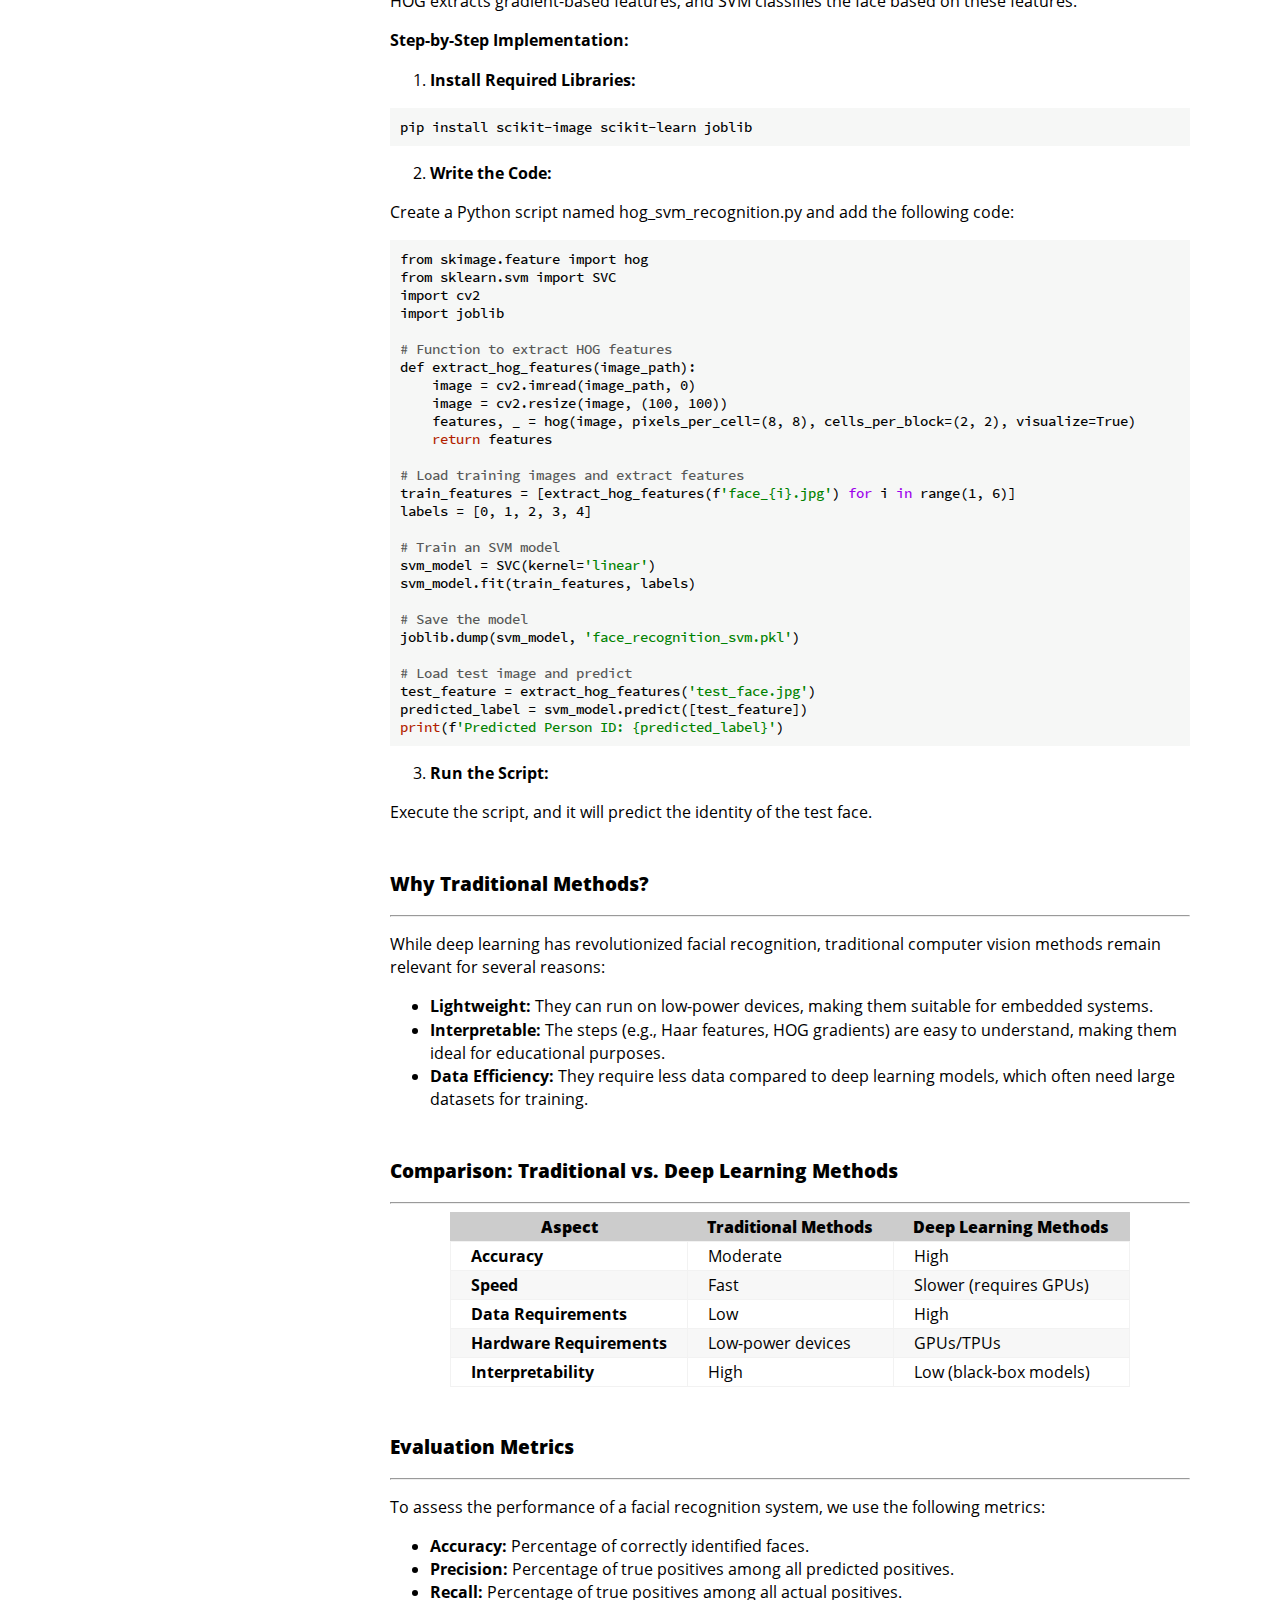
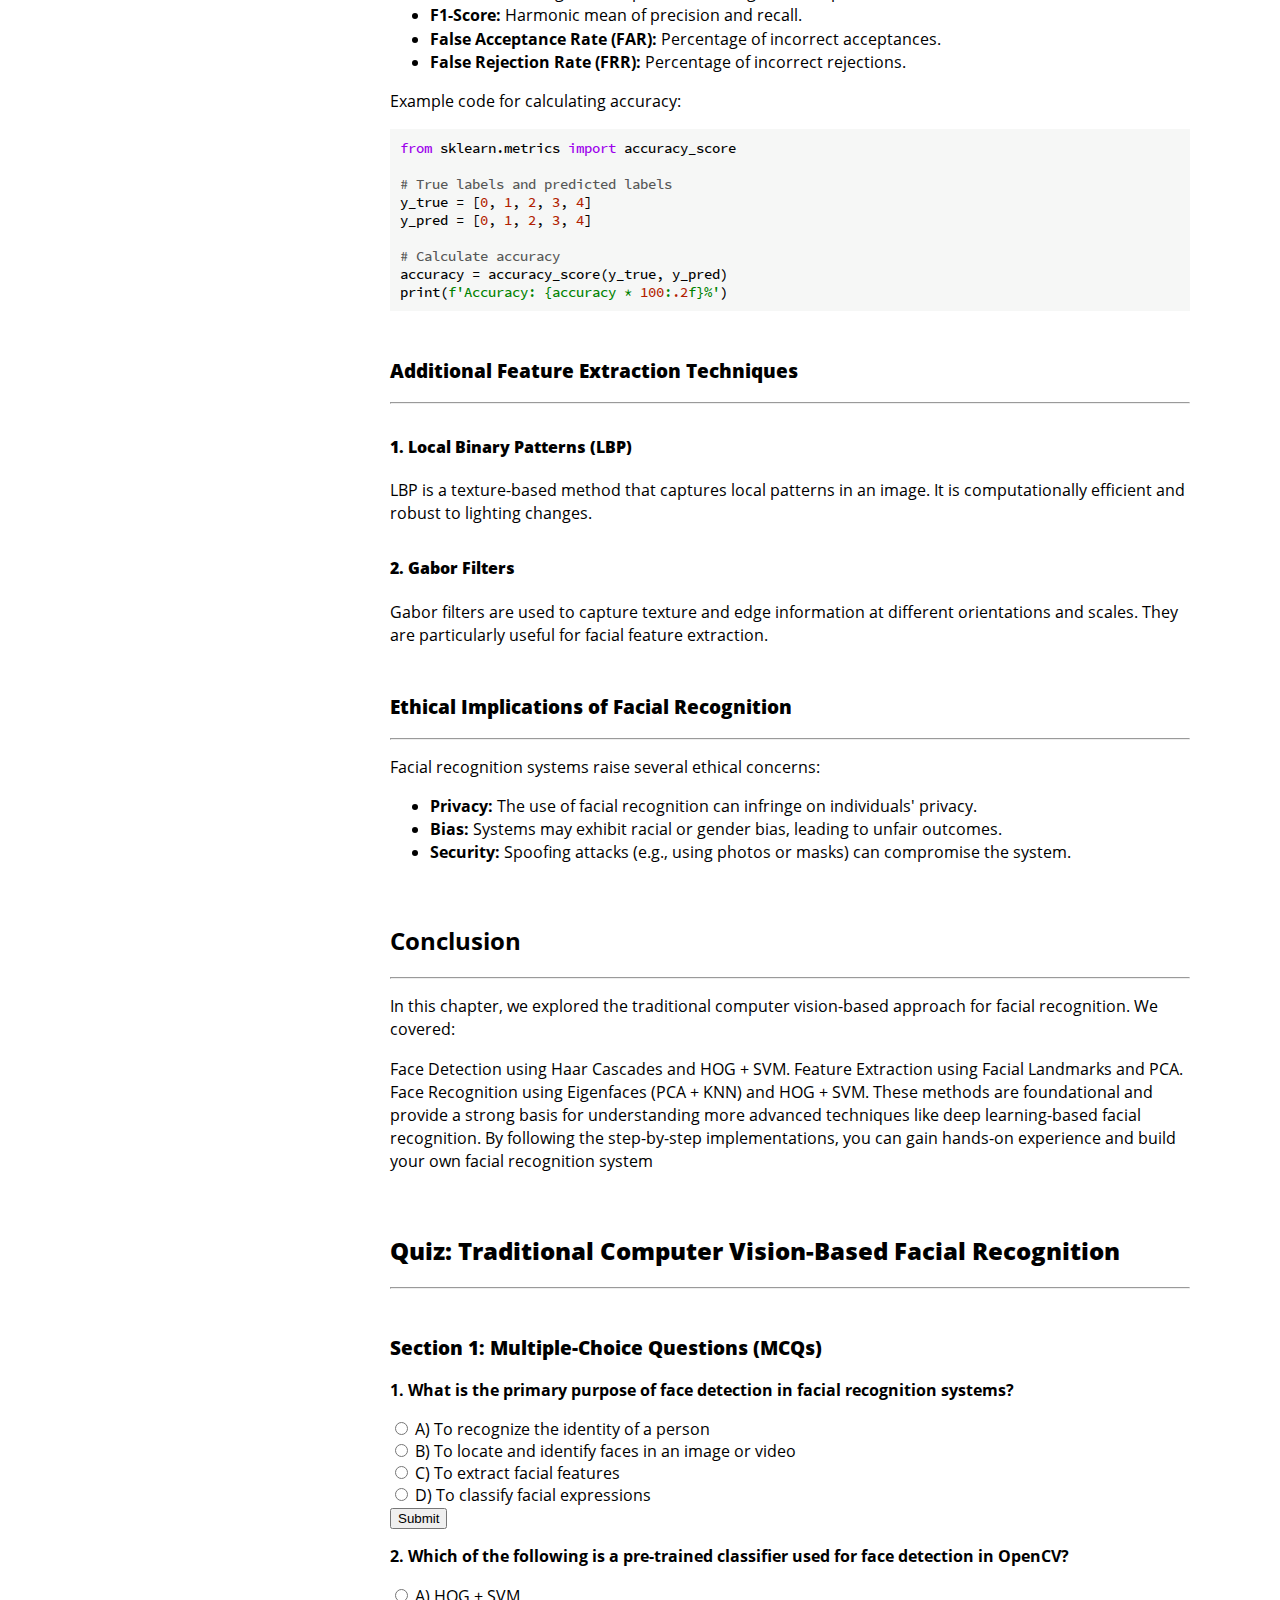
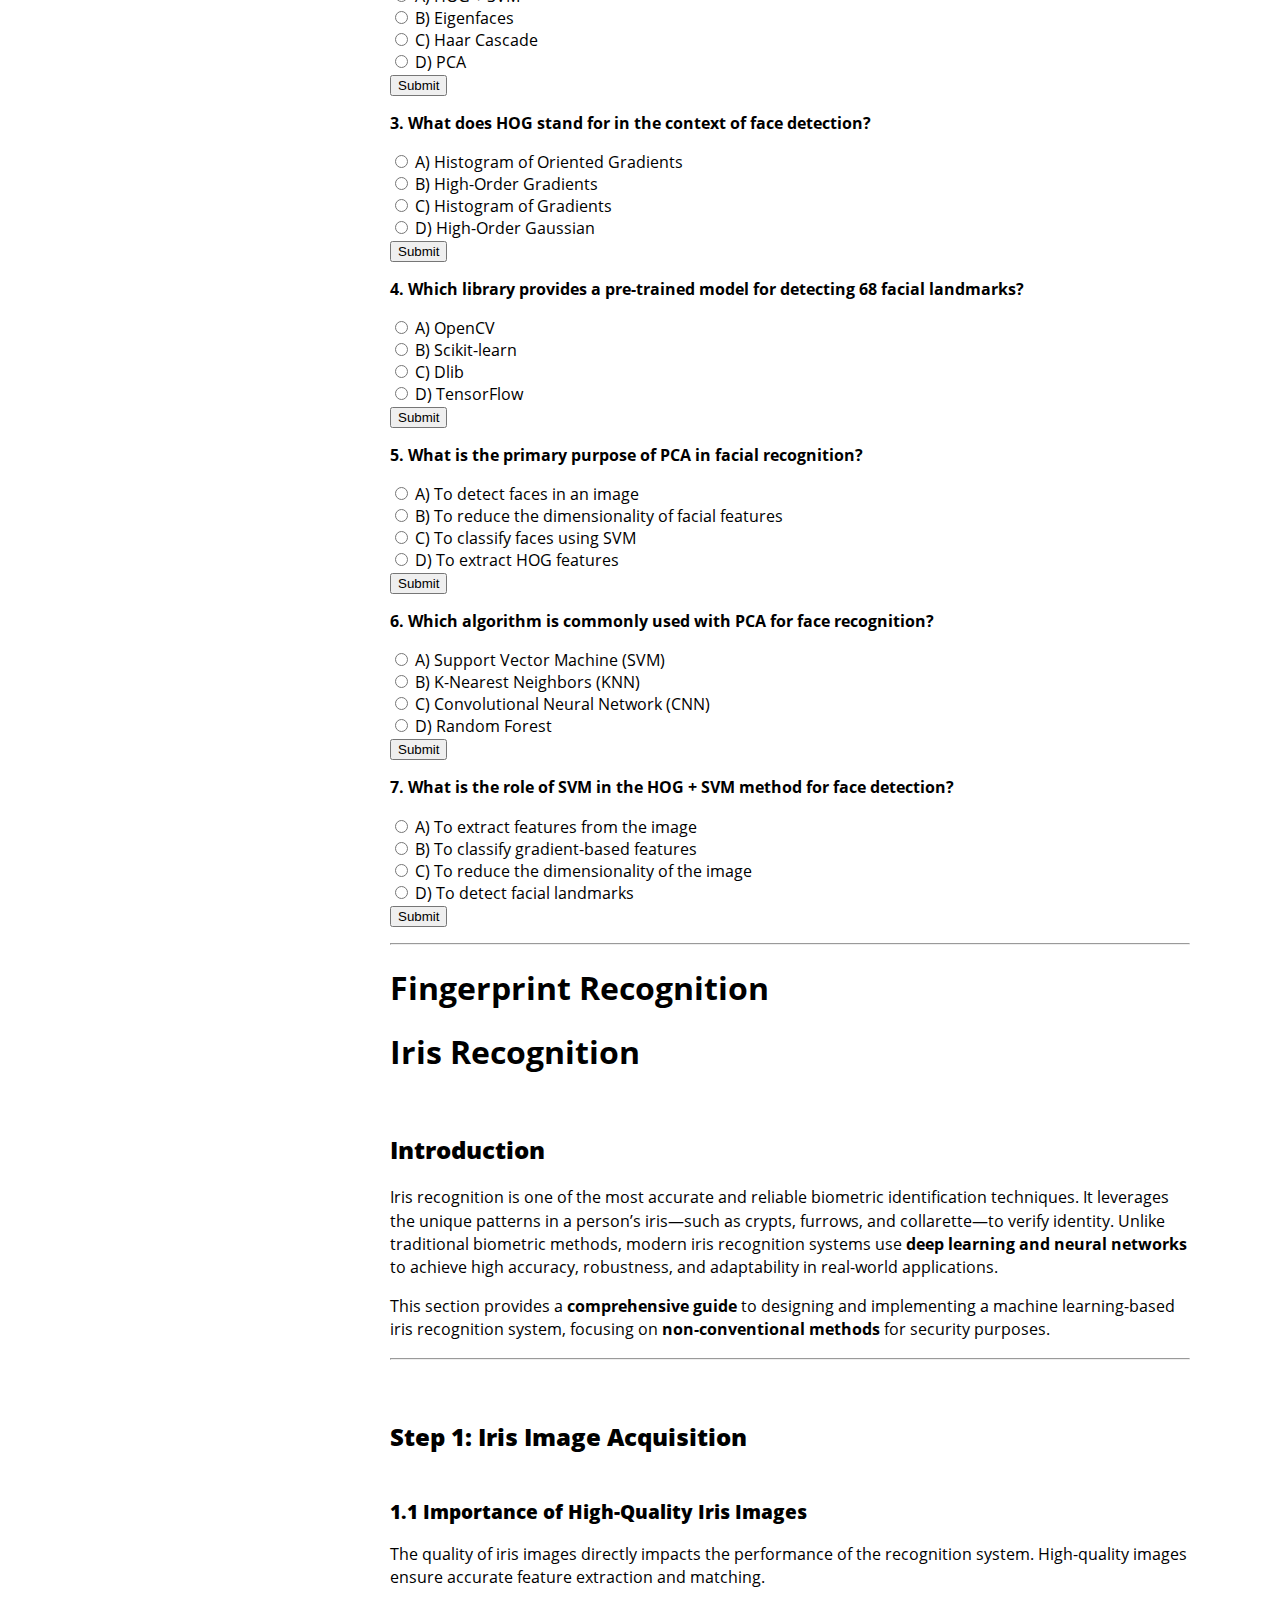
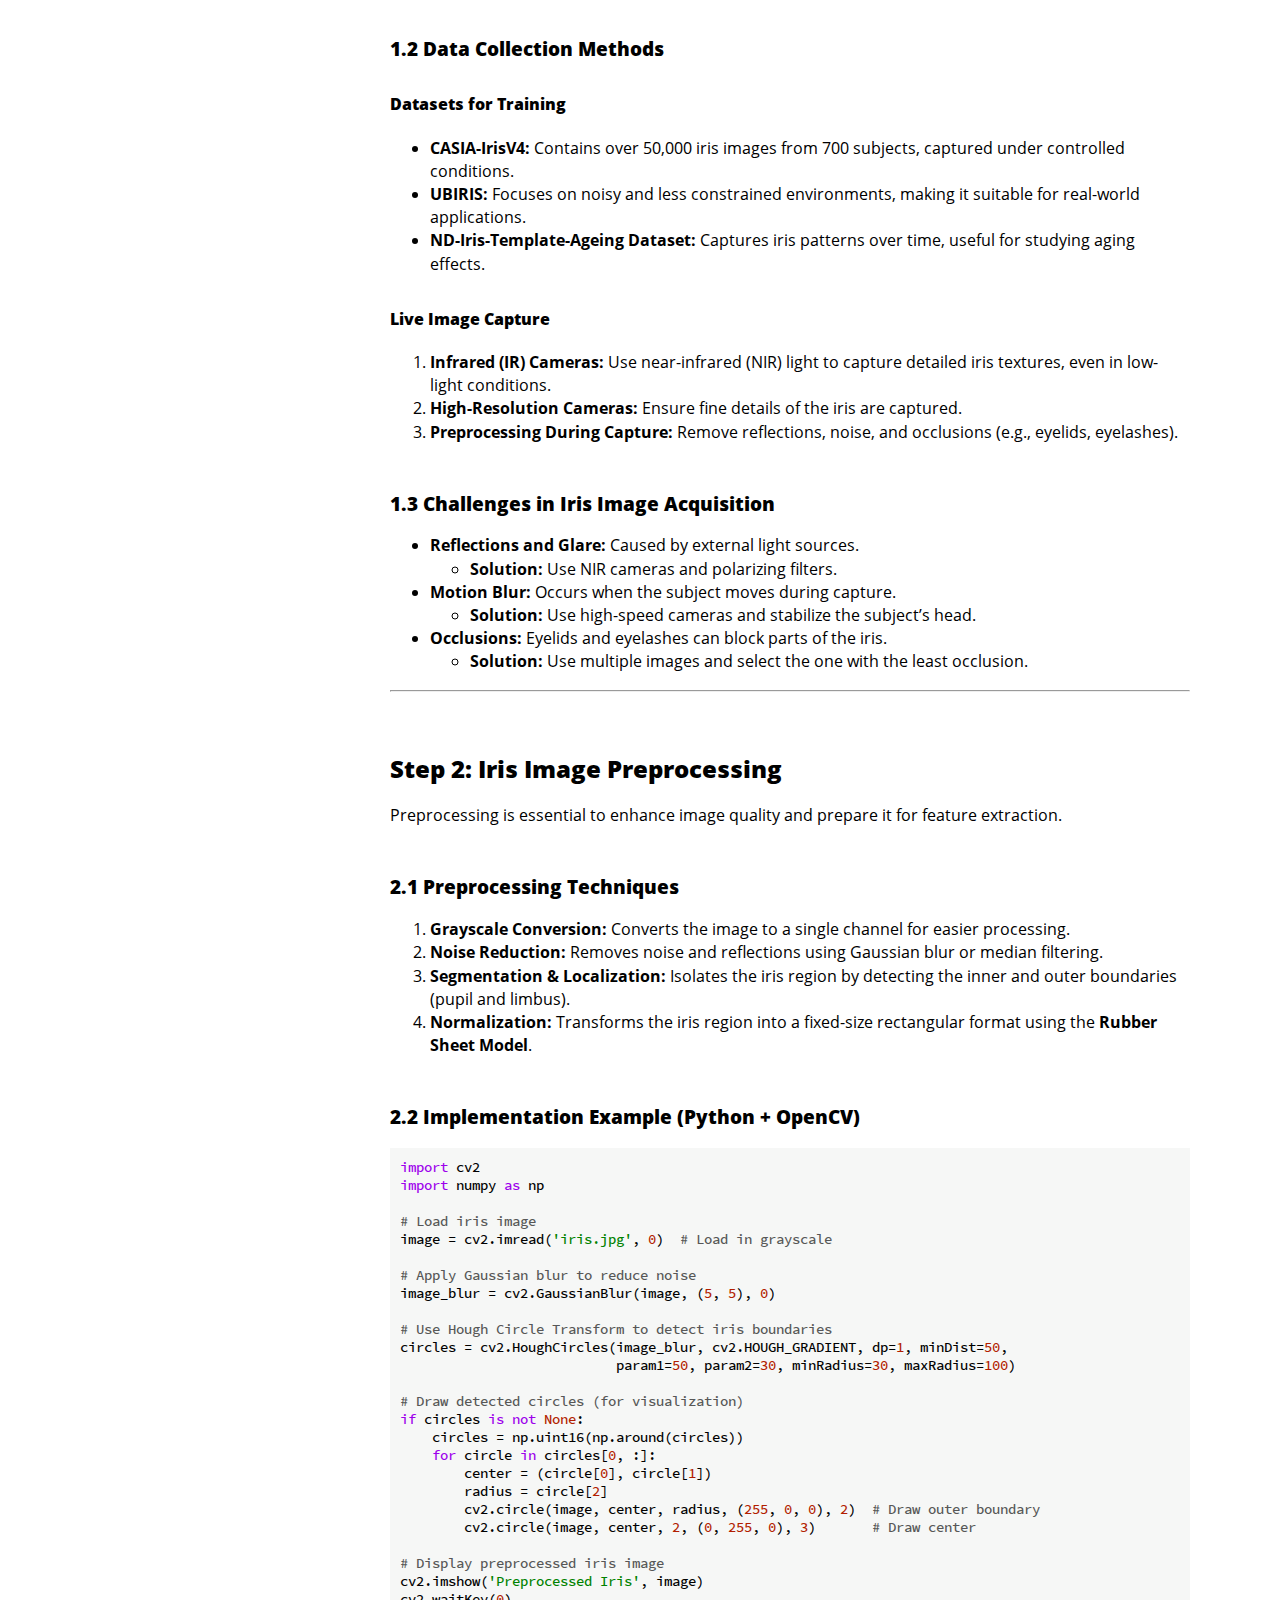
<file: print.html>
<!DOCTYPE HTML>
<html lang="en" class="light sidebar-visible" dir="ltr">
    <head>
        <!-- Book generated using mdBook -->
        <meta charset="UTF-8">
        <title>A-Machine-learning-Educational-Product-to-identify-an-individual</title>
        <meta name="robots" content="noindex">


        <!-- Custom HTML head -->

        <meta name="description" content="">
        <meta name="viewport" content="width=device-width, initial-scale=1">
        <meta name="theme-color" content="#ffffff">

        <link rel="icon" href="favicon.svg">
        <link rel="shortcut icon" href="favicon.png">
        <link rel="stylesheet" href="css/variables.css">
        <link rel="stylesheet" href="css/general.css">
        <link rel="stylesheet" href="css/chrome.css">
        <link rel="stylesheet" href="css/print.css" media="print">

        <!-- Fonts -->
        <link rel="stylesheet" href="FontAwesome/css/font-awesome.css">
        <link rel="stylesheet" href="fonts/fonts.css">

        <!-- Highlight.js Stylesheets -->
        <link rel="stylesheet" href="highlight.css">
        <link rel="stylesheet" href="tomorrow-night.css">
        <link rel="stylesheet" href="ayu-highlight.css">

        <!-- Custom theme stylesheets -->


        <!-- Provide site root to javascript -->
        <script>
            var path_to_root = "";
            var default_theme = window.matchMedia("(prefers-color-scheme: dark)").matches ? "navy" : "light";
        </script>
        <!-- Start loading toc.js asap -->
        <script src="toc.js"></script>
    </head>
    <body>
    <div id="body-container">
        <!-- Work around some values being stored in localStorage wrapped in quotes -->
        <script>
            try {
                var theme = localStorage.getItem('mdbook-theme');
                var sidebar = localStorage.getItem('mdbook-sidebar');

                if (theme.startsWith('"') && theme.endsWith('"')) {
                    localStorage.setItem('mdbook-theme', theme.slice(1, theme.length - 1));
                }

                if (sidebar.startsWith('"') && sidebar.endsWith('"')) {
                    localStorage.setItem('mdbook-sidebar', sidebar.slice(1, sidebar.length - 1));
                }
            } catch (e) { }
        </script>

        <!-- Set the theme before any content is loaded, prevents flash -->
        <script>
            var theme;
            try { theme = localStorage.getItem('mdbook-theme'); } catch(e) { }
            if (theme === null || theme === undefined) { theme = default_theme; }
            const html = document.documentElement;
            html.classList.remove('light')
            html.classList.add(theme);
            html.classList.add("js");
        </script>

        <input type="checkbox" id="sidebar-toggle-anchor" class="hidden">

        <!-- Hide / unhide sidebar before it is displayed -->
        <script>
            var sidebar = null;
            var sidebar_toggle = document.getElementById("sidebar-toggle-anchor");
            if (document.body.clientWidth >= 1080) {
                try { sidebar = localStorage.getItem('mdbook-sidebar'); } catch(e) { }
                sidebar = sidebar || 'visible';
            } else {
                sidebar = 'hidden';
            }
            sidebar_toggle.checked = sidebar === 'visible';
            html.classList.remove('sidebar-visible');
            html.classList.add("sidebar-" + sidebar);
        </script>

        <nav id="sidebar" class="sidebar" aria-label="Table of contents">
            <!-- populated by js -->
            <mdbook-sidebar-scrollbox class="sidebar-scrollbox"></mdbook-sidebar-scrollbox>
            <noscript>
                <iframe class="sidebar-iframe-outer" src="toc.html"></iframe>
            </noscript>
            <div id="sidebar-resize-handle" class="sidebar-resize-handle">
                <div class="sidebar-resize-indicator"></div>
            </div>
        </nav>

        <div id="page-wrapper" class="page-wrapper">

            <div class="page">
                <div id="menu-bar-hover-placeholder"></div>
                <div id="menu-bar" class="menu-bar sticky">
                    <div class="left-buttons">
                        <label id="sidebar-toggle" class="icon-button" for="sidebar-toggle-anchor" title="Toggle Table of Contents" aria-label="Toggle Table of Contents" aria-controls="sidebar">
                            <i class="fa fa-bars"></i>
                        </label>
                        <button id="theme-toggle" class="icon-button" type="button" title="Change theme" aria-label="Change theme" aria-haspopup="true" aria-expanded="false" aria-controls="theme-list">
                            <i class="fa fa-paint-brush"></i>
                        </button>
                        <ul id="theme-list" class="theme-popup" aria-label="Themes" role="menu">
                            <li role="none"><button role="menuitem" class="theme" id="ayu">Ayu</button></li>
                            <li role="none"><button role="menuitem" class="theme" id="burgundy">Burgundy</button></li>
                            <li role="none"><button role="menuitem" class="theme" id="coal">Coal</button></li>
                            <li role="none"><button role="menuitem" class="theme" id="dracula">Dracula</button></li>
                            <li role="none"><button role="menuitem" class="theme" id="ecoFriend">EcoFriend</button></li>
                            <li role="none"><button role="menuitem" class="theme" id="light">Light</button></li>
                            <li role="none"><button role="menuitem" class="theme" id="navy">Navy</button></li>
                            <li role="none"><button role="menuitem" class="theme" id="pinkrose">Pinkrose</button></li>
                            <li role="none"><button role="menuitem" class="theme" id="rust">Rust</button></li>
                            <li role="none"><button role="menuitem" class="theme" id="space">Space</button></li>
                            <li role="none"><button role="menuitem" class="theme" id="sustain">Sustain</button></li>
                            <li role="none"><button role="menuitem" class="theme" id="tokyonight">Tokyonight</button></li>
                        </ul>
                        <button id="search-toggle" class="icon-button" type="button" title="Search. (Shortkey: s)" aria-label="Toggle Searchbar" aria-expanded="false" aria-keyshortcuts="S" aria-controls="searchbar">
                            <i class="fa fa-search"></i>
                        </button>
                    </div>

                    <h1 class="menu-title">A-Machine-learning-Educational-Product-to-identify-an-individual</h1>

                    <div class="right-buttons">
                        <a href="print.html" title="Print this book" aria-label="Print this book">
                            <i id="print-button" class="fa fa-print"></i>
                        </a>

                    </div>
                </div>

                <div id="search-wrapper" class="hidden">
                    <form id="searchbar-outer" class="searchbar-outer">
                        <input type="search" id="searchbar" name="searchbar" placeholder="Search this book ..." aria-controls="searchresults-outer" aria-describedby="searchresults-header">
                    </form>
                    <div id="searchresults-outer" class="searchresults-outer hidden">
                        <div id="searchresults-header" class="searchresults-header"></div>
                        <ul id="searchresults">
                        </ul>
                    </div>
                </div>

                <!-- Apply ARIA attributes after the sidebar and the sidebar toggle button are added to the DOM -->
                <script>
                    document.getElementById('sidebar-toggle').setAttribute('aria-expanded', sidebar === 'visible');
                    document.getElementById('sidebar').setAttribute('aria-hidden', sidebar !== 'visible');
                    Array.from(document.querySelectorAll('#sidebar a')).forEach(function(link) {
                        link.setAttribute('tabIndex', sidebar === 'visible' ? 0 : -1);
                    });
                </script>

                <div id="content" class="content">
                    <main><div class="sidetoc"><nav class="pagetoc"></nav></div>
                        <h1 id="introduction-to-mdbook"><a class="header" href="#introduction-to-mdbook">Introduction to MdBook.</a></h1>
<p>This mdBook will grow over the duration of this module with new labs/workshops and general content needed to test and increase your knowledge of software engineering.</p>
<table>
<tr>
<td>
<p>The mdBook accessed outside of blackboard and is mobile and tablet friendly. :</p>
<ul>
<li><a href="https://turko06.github.io/Design-and-Implementation-of-a-Machine-learning-Educational-Product-to-identify-an-individual/Introduction.html">https://turko06.github.io/Design-and-Implementation-of-a-Machine-learning-Educational-Product-to-identify-an-individual/</a></li>
<li>Or scan the QR code on the right:</li>
</ul>
</td>
<td>
<p><img src="./mdbook-qr-code.png" alt="" /></p>
</td>
</tr>
</table>
<h2 id="accessibility-and-navigation"><a class="header" href="#accessibility-and-navigation">Accessibility and Navigation</a></h2>
<p>There are several methods for navigating through the chapters (i.e., sessions).</p>
<p>The <strong>sidebar</strong> on the left provides a list of all chapters/sessions.
Clicking on any of the chapter/session titles will load that page.</p>
<p>The sidebar may not automatically appear if the window is too narrow, particularly on mobile displays.
In that situation, the menu icon (<i class="fa fa-bars"></i>) at the top-left of the page can be pressed to open and close the sidebar.</p>
<p>The <strong>arrow buttons</strong> at the bottom of the page can be used to navigate to the previous or the next chapter.</p>
<p>The <strong>left and right arrow keys</strong> on the keyboard can be used to navigate to the previous or the next chapter.</p>
<h3 id="top-menu-bar"><a class="header" href="#top-menu-bar">Top menu bar</a></h3>
<p>The menu bar at the top of the page provides some icons for interacting with the book.
The icons displayed will depend on the settings of how the book was generated.</p>
<div class="table-wrapper"><table><thead><tr><th>Icon</th><th>Description</th></tr></thead><tbody>
<tr><td><i class="fa fa-bars"></i></td><td>Opens and closes the chapter listing sidebar.</td></tr>
<tr><td><i class="fa fa-paint-brush"></i></td><td>Opens a picker to choose a different color theme.</td></tr>
<tr><td><i class="fa fa-search"></i></td><td>Opens a search bar for searching within the book.</td></tr>
<tr><td><i class="fa fa-print"></i></td><td>Instructs the web browser to print the entire book.</td></tr>
<tr><td><i class="fa fa-github"></i></td><td>Opens a link to the website that hosts the source code of the book.</td></tr>
<tr><td><i class="fa fa-edit"></i></td><td>Opens a page to directly edit the source of the page you are currently reading.</td></tr>
</tbody></table>
</div>
<p>Tapping the menu bar will scroll the page to the top.</p>
<h3 id="search"><a class="header" href="#search">Search</a></h3>
<p>Each book has a built-in search system.
Pressing the search icon (<i class="fa fa-search"></i>) in the menu bar, or pressing the <code>S</code> key on the keyboard will open an input box for entering search terms.
Typing some terms will show matching chapters and sections in real time.</p>
<p>Clicking any of the results will jump to that section.
The up and down arrow keys can be used to navigate the results, and enter will open the highlighted section.</p>
<p>After loading a search result, the matching search terms will be highlighted in the text.
Clicking a highlighted word or pressing the <code>Esc</code> key will remove the highlighting.</p>
<p>You have the ability to change the theme of the mdBook by clicking the  icon on the top left mdBook. Additionally, there is a toggle for the table of content, and a search tool.</p>
<h2 id="issues"><a class="header" href="#issues">Issues</a></h2>
<p>If you notice a mistake you can notify the module team who can make the correction. You may be instructed to raise an actual github issue.</p>
<h2 id="printing"><a class="header" href="#printing">Printing</a></h2>
<p>Currently the mdBook is approximately 60+ pages, and the environmental impact per page ~10.2L water, 2g CO\(_2\) and 2g wood. Therefore, ~600L water, 120g CO\(_2\) and 120g wood would be needed to produce a paper copy of this mdBook.</p>
<p>The environmental effects of paper production include deforestation, the use of enormous amounts of energy and water as well as air pollution and waste problems. Paper accounts for around 26% of total waste at landfills</p>
<p>Therefore, please print only if this is really necessary.</p>
<div style="break-before: page; page-break-before: always;"></div><h1 id="machine-learning-based-identification-system"><a class="header" href="#machine-learning-based-identification-system">Machine Learning-Based Identification System</a></h1>
<h2 id="introduction"><a class="header" href="#introduction">Introduction</a></h2>
<h3 id="overview-of-security--identification-methods"><a class="header" href="#overview-of-security--identification-methods">Overview of Security &amp; Identification Methods</a></h3>
<p>Security plays a crucial role in modern society, ensuring the safety of individuals and assets. Traditional identification methods include passwords, PINs, and biometric systems such as fingerprints, facial recognition, and iris scans. While effective, these conventional approaches have limitations in terms of security risks, privacy concerns, and accessibility.</p>
<h3 id="multiple-choice-questions"><a class="header" href="#multiple-choice-questions">Multiple-Choice Questions</a></h3>
<p><strong>What is a common limitation of traditional identification methods?</strong></p>
<form>
  <input type="radio" name="q1" value="A"> A) They are too advanced for public use<br>
  <input type="radio" name="q1" value="B"> B) They pose security risks and privacy concerns <br>
  <input type="radio" name="q1" value="C"> C) They do not require authentication<br>
  <input type="radio" name="q1" value="D"> D) They are exclusively used in government systems<br>
  <button type="button" onclick="checkAnswer('q1', 'B')">Submit</button>
  <p id="q1-result"></p>
</form>
<h3 id="importance-of-machine-learning-in-security"><a class="header" href="#importance-of-machine-learning-in-security">Importance of Machine Learning in Security</a></h3>
<p>Machine learning (ML) has revolutionized security systems by allowing automated pattern recognition and real-time decision-making. ML models can analyze unique behavioral and physiological traits, providing a more secure and adaptive method of identification.</p>
<h3 id="multiple-choice-questions-1"><a class="header" href="#multiple-choice-questions-1">Multiple-Choice Questions</a></h3>
<p><strong>How does machine learning enhance security systems?</strong></p>
<form>
  <input type="radio" name="q2" value="A"> A) By replacing all human security personnel<br>
  <input type="radio" name="q2" value="B"> B) By analyzing unique behavioral and physiological traits <br>
  <input type="radio" name="q2" value="C"> C) By requiring more passwords<br>
  <input type="radio" name="q2" value="D"> D) By increasing reliance on traditional identification methods<br>
  <button type="button" onclick="checkAnswer('q2', 'B')">Submit</button>
  <p id="q2-result"></p>
</form>
<h2 id="background--research"><a class="header" href="#background--research">Background &amp; Research</a></h2>
<h3 id="conventional-vs-non-conventional-identification-methods"><a class="header" href="#conventional-vs-non-conventional-identification-methods">Conventional vs. Non-Conventional Identification Methods</a></h3>
<p>Traditional identification methods rely on fixed patterns such as biometrics, passwords, or ID cards. However, non-conventional approaches utilize less commonly explored physiological and behavioral characteristics, such as:</p>
<ul>
<li>Gait recognition (walking patterns)</li>
<li>Heartbeat patterns</li>
<li>Keystroke dynamics (typing rhythm)</li>
<li>Motion sensor data</li>
</ul>
<h3 id="multiple-choice-questions-2"><a class="header" href="#multiple-choice-questions-2">Multiple-Choice Questions</a></h3>
<p><strong>Which of the following is considered a non-conventional identification method?</strong></p>
<form>
  <input type="radio" name="q3" value="A"> A) Passwords<br>
  <input type="radio" name="q3" value="B"> B) Fingerprint recognition<br>
  <input type="radio" name="q3" value="C"> C) Gait recognition <br>
  <input type="radio" name="q3" value="D"> D) ID cards<br>
  <button type="button" onclick="checkAnswer('q3', 'C')">Submit</button>
  <p id="q3-result"></p>
</form>
<script>
function checkAnswer(question, correctAnswer) {
    const options = document.getElementsByName(question);
    let selectedAnswer = "";
    for (let i = 0; i < options.length; i++) {
        if (options[i].checked) {
            selectedAnswer = options[i].value;
        }
    }
    const resultElement = document.getElementById(question + "-result");
    if (selectedAnswer === correctAnswer) {
        resultElement.innerHTML = " Correct!";
        resultElement.style.color = "green";
    } else {
        resultElement.innerHTML = "❌ Incorrect. Try again.";
        resultElement.style.color = "red";
    }
}
</script>
<div style="break-before: page; page-break-before: always;"></div><h1 id="facial-recognition"><a class="header" href="#facial-recognition">Facial Recognition</a></h1>
<hr />
<p>Facial recognition is a fascinating field of computer vision that involves detecting, analyzing, and recognizing human faces in images or videos. Traditional approaches rely on <strong>classical image processing techniques</strong> and <strong>machine learning algorithms</strong> to achieve this. These methods are lightweight, efficient, and can run on low-power devices, making them ideal for real-time applications and educational purposes.</p>
<p>In this chapter, we will explore the step-by-step process of traditional facial recognition, breaking it down into three main stages:</p>
<ol>
<li><strong>Face Detection</strong></li>
<li><strong>Feature Extraction</strong></li>
<li><strong>Face Recognition</strong></li>
</ol>
<p>Each stage will be explained in detail, with hands-on implementation guides to help you understand and apply these techniques.</p>
<h2 id="1-face-detection"><a class="header" href="#1-face-detection">1. Face Detection</a></h2>
<hr />
<p>Before recognizing a face, the system must first detect the presence of a face in an image or video. Face detection is the process of identifying and locating faces within a visual input. Below, we discuss two popular methods for face detection.</p>
<h3 id="method-1-haar-cascade-classifier-opencv"><a class="header" href="#method-1-haar-cascade-classifier-opencv">Method 1: Haar Cascade Classifier (OpenCV)</a></h3>
<hr />
<p>The <strong>Haar Cascade Classifier</strong> is a machine learning-based approach used to detect objects, including faces, in images. It is based on the <strong>Haar wavelet</strong> technique and uses a cascade of classifiers trained on positive and negative images. This method is fast and efficient, making it suitable for real-time applications.</p>
<h4 id="how-it-works"><a class="header" href="#how-it-works">How It Works:</a></h4>
<ol>
<li>The algorithm scans the image using a sliding window.</li>
<li>It applies a series of binary classifiers (cascade) to determine if a region contains a face.</li>
<li>If a region passes all stages of the cascade, it is marked as a detected face.</li>
</ol>
<h4 id="step-by-step-implementation"><a class="header" href="#step-by-step-implementation">Step-by-Step Implementation:</a></h4>
<ol>
<li><strong>Install OpenCV:</strong>
OpenCV is a powerful library for computer vision tasks. Install it using pip:
<pre><code class="language-sh">pip install opencv-python

</code></pre>
</li>
<li><strong>Prepare an Image:</strong>
Save an image named face.jpg in your project folder.</li>
</ol>
<p>3.<strong>Write the Code:</strong>
Create a Python script named face_detection.py and add t</p>
<pre><code class="language-sh">import cv2

# Load the pre-trained Haar Cascade model for face detection
face_cascade = cv2.CascadeClassifier(cv2.data.haarcascades + 'haarcascade_frontalface_default.xml')

# Load the image
image = cv2.imread('face.jpg')
gray = cv2.cvtColor(image, cv2.COLOR_BGR2GRAY)  # Convert to grayscale

# Detect faces in the image
faces = face_cascade.detectMultiScale(gray, scaleFactor=1.1, minNeighbors=5, minSize=(30, 30))

# Draw rectangles around detected faces
for (x, y, w, h) in faces:
    cv2.rectangle(image, (x, y), (x + w, y + h), (0, 255, 0), 2)  # Green rectangle

# Display the result
cv2.imshow('Face Detection', image)
cv2.waitKey(0)
cv2.destroyAllWindows()

</code></pre>
<ol start="4">
<li><strong>Run the Script:</strong>
Execute the script, and it will display the image with detected faces highlighted by green rectangles.</li>
</ol>
<h2 id="method-2-histogram-of-oriented-gradients-hog--support-vector-machine-svm"><a class="header" href="#method-2-histogram-of-oriented-gradients-hog--support-vector-machine-svm">Method 2: Histogram of Oriented Gradients (HOG) + Support Vector Machine (SVM)</a></h2>
<hr />
<p>The HOG + SVM method is another popular approach for face detection. HOG extracts gradient-based features from the image, and SVM classifies these features to detect faces.</p>
<p><strong>How It Works:</strong></p>
<p>The image is divided into small cells, and gradient orientations are computed for each cell.
A histogram of gradient orientations is created for each cell.
These histograms are combined to form a feature vector, which is classified using SVM.</p>
<p><strong>Step-by-Step Implementation:</strong></p>
<ol>
<li><strong>Install Dlib:</strong></li>
</ol>
<p>Dlib is a library that provides pre-trained models for face detection. Install it using pip:</p>
<pre><code class="language-sh">pip install dlib opencv-python
</code></pre>
<ol start="2">
<li><strong>Prepare an Image:</strong></li>
</ol>
<p>Save an image named face.jpg in your project folder.</p>
<ol start="3">
<li><strong>Write the Code:</strong></li>
</ol>
<p>Create a Python script named hog_face_detection.py and add the following code:
python
Co</p>
<pre><code class="language-sh">import dlib
import cv2

# Load the pre-trained HOG + SVM face detector
detector = dlib.get_frontal_face_detector()

# Load the image
image = cv2.imread('face.jpg')
gray = cv2.cvtColor(image, cv2.COLOR_BGR2GRAY)  # Convert to grayscale

# Detect faces in the image
faces = detector(gray)

# Draw rectangles around detected faces
for face in faces:
    x, y, w, h = face.left(), face.top(), face.width(), face.height()
    cv2.rectangle(image, (x, y), (x + w, y + h), (0, 255, 0), 2)  # Green rectangle

# Display the result
cv2.imshow('HOG Face Detection', image)
cv2.waitKey(0)
cv2.destroyAllWindows()
</code></pre>
<ol start="4">
<li><strong>Run the Script:</strong>
Execute the script, and it will display the image with detected faces highlighted by green rectangles.</li>
</ol>
<h2 id="feature-extraction"><a class="header" href="#feature-extraction">Feature Extraction</a></h2>
<hr />
<p>Once a face is detected, the next step is to extract features that uniquely define the face. These features are used to distinguish one face from another.</p>
<h2 id="method-1-facial-landmarks-dlib"><a class="header" href="#method-1-facial-landmarks-dlib"><strong>Method 1: Facial Landmarks (Dlib)</strong></a></h2>
<p>Facial landmarks are specific points on a face, such as the corners of the eyes, nose, and mouth. Dlib provides a pre-trained model to detect 68 facial landmarks.</p>
<p><strong>Step-by-Step Implementation:</strong></p>
<ol>
<li><strong>Download the Landmark Model:</strong></li>
</ol>
<p>Download the shape_predictor_68_face_landmarks.dat file from the Dlib repository.</p>
<ol start="2">
<li><strong>Write the Code:</strong></li>
</ol>
<p>Create a Python script named facial_landmarks.py and add the following code:</p>
<pre><code class="language-sh">import dlib
import cv2

# Load the pre-trained face detector and facial landmark predictor
detector = dlib.get_frontal_face_detector()
predictor = dlib.shape_predictor("shape_predictor_68_face_landmarks.dat")

# Load the image
image = cv2.imread('face.jpg')
gray = cv2.cvtColor(image, cv2.COLOR_BGR2GRAY)  # Convert to grayscale

# Detect faces in the image
faces = detector(gray)

# Draw facial landmarks
for face in faces:
    landmarks = predictor(gray, face)
    for n in range(68):
        x, y = landmarks.part(n).x, landmarks.part(n).y
        cv2.circle(image, (x, y), 1, (0, 255, 0), -1)  # Green dots

# Display the result
cv2.imshow('Facial Landmarks', image)
cv2.waitKey(0)
cv2.destroyAllWindows()
</code></pre>
<ol start="3">
<li><strong>Run the Script:</strong>
Execute the script, and it will display the image with 68 facial landmarks highlighted.</li>
</ol>
<h2 id="method-2-principal-component-analysis-pca"><a class="header" href="#method-2-principal-component-analysis-pca">Method 2: Principal Component Analysis (PCA)</a></h2>
<hr />
<p>PCA is a dimensionality reduction technique that extracts the most important features from a face image while reducing noise and redundancy.</p>
<p><strong>Step-by-Step Implementation:</strong></p>
<ol>
<li><strong>Install Scikit-learn:</strong></li>
</ol>
<p>Scikit-learn is a library for machine learning. Install it using pip:</p>
<pre><code class="language-sh">pip install scikit-learn
</code></pre>
<ol start="2">
<li><strong>Write the Code:</strong>
Create a Python script named pca_feature_extraction.py and add the following code:</li>
</ol>
<pre><code class="language-sh">import numpy as np
import cv2
from sklearn.decomposition import PCA

# Load the image and convert to grayscale
image = cv2.imread('face.jpg', 0)
image = cv2.resize(image, (100, 100))  # Resize to a fixed size
image_vector = image.flatten()  # Convert to a 1D vector

# Apply PCA to reduce dimensionality
pca = PCA(n_components=50)
pca_features = pca.fit_transform([image_vector])

print("Extracted Features:", pca_features)
</code></pre>
<ol start="3">
<li><strong>Run the Script:</strong>
Execute the script, and it will print the PCA-reduced features of the face image.</li>
</ol>
<h2 id="3-face-recognition"><a class="header" href="#3-face-recognition">3. Face Recognition</a></h2>
<hr />
<p>The final step is to recognize the face by comparing the extracted features with a database of known faces.</p>
<h2 id="method-1-eigenfaces-pca--k-nearest-neighbors"><a class="header" href="#method-1-eigenfaces-pca--k-nearest-neighbors"><strong>Method 1: Eigenfaces (PCA + K-Nearest Neighbors)</strong></a></h2>
<hr />
<p>Eigenfaces is a technique that uses PCA to reduce the dimensionality of face images and then applies KNN for classification.</p>
<p><strong>Step-by-Step Implementation:</strong></p>
<ol>
<li><strong>Install Required Libraries:</strong></li>
</ol>
<pre><code class="language-sh">pip install scikit-learn opencv-python numpy
</code></pre>
<ol start="2">
<li><strong>Write the Code:</strong></li>
</ol>
<p>Create a Python script named eigenfaces_knn.py and add the following code:</p>
<pre><code class="language-sh">import numpy as np
import cv2
from sklearn.decomposition import PCA
from sklearn.neighbors import KNeighborsClassifier

# Load training images
train_images = [cv2.imread(f'face_{i}.jpg', 0) for i in range(1, 6)]
train_images = [cv2.resize(img, (100, 100)).flatten() for img in train_images]

# Labels for training images
labels = [0, 1, 2, 3, 4]

# Apply PCA
pca = PCA(n_components=50)
train_features = pca.fit_transform(train_images)

# Train a KNN classifier
knn = KNeighborsClassifier(n_neighbors=3)
knn.fit(train_features, labels)

# Load test image
test_image = cv2.imread('test_face.jpg', 0)
test_image = cv2.resize(test_image, (100, 100)).flatten()
test_feature = pca.transform([test_image])

# Predict identity
predicted_label = knn.predict(test_feature)
print(f'Predicted Person ID: {predicted_label}')
</code></pre>
<ol start="3">
<li><strong>Run the Script:</strong></li>
</ol>
<p>Execute the script, and it will predict the identity of the test face.</p>
<h2 id="method-2-hog--svm"><a class="header" href="#method-2-hog--svm">Method 2: HOG + SVM</a></h2>
<hr />
<p>HOG extracts gradient-based features, and SVM classifies the face based on these features.</p>
<p><strong>Step-by-Step Implementation:</strong></p>
<ol>
<li><strong>Install Required Libraries:</strong></li>
</ol>
<pre><code class="language-sh">pip install scikit-image scikit-learn joblib
</code></pre>
<ol start="2">
<li><strong>Write the Code:</strong></li>
</ol>
<p>Create a Python script named hog_svm_recognition.py and add the following code:</p>
<pre><code class="language-sh">from skimage.feature import hog
from sklearn.svm import SVC
import cv2
import joblib

# Function to extract HOG features
def extract_hog_features(image_path):
    image = cv2.imread(image_path, 0)
    image = cv2.resize(image, (100, 100))
    features, _ = hog(image, pixels_per_cell=(8, 8), cells_per_block=(2, 2), visualize=True)
    return features

# Load training images and extract features
train_features = [extract_hog_features(f'face_{i}.jpg') for i in range(1, 6)]
labels = [0, 1, 2, 3, 4]

# Train an SVM model
svm_model = SVC(kernel='linear')
svm_model.fit(train_features, labels)

# Save the model
joblib.dump(svm_model, 'face_recognition_svm.pkl')

# Load test image and predict
test_feature = extract_hog_features('test_face.jpg')
predicted_label = svm_model.predict([test_feature])
print(f'Predicted Person ID: {predicted_label}')
</code></pre>
<ol start="3">
<li><strong>Run the Script:</strong></li>
</ol>
<p>Execute the script, and it will predict the identity of the test face.</p>
<h3 id="why-traditional-methods"><a class="header" href="#why-traditional-methods"><strong>Why Traditional Methods?</strong></a></h3>
<hr />
<p>While deep learning has revolutionized facial recognition, traditional computer vision methods remain relevant for several reasons:</p>
<ul>
<li><strong>Lightweight:</strong> They can run on low-power devices, making them suitable for embedded systems.</li>
<li><strong>Interpretable:</strong> The steps (e.g., Haar features, HOG gradients) are easy to understand, making them ideal for educational purposes.</li>
<li><strong>Data Efficiency:</strong> They require less data compared to deep learning models, which often need large datasets for training.</li>
</ul>
<h3 id="comparison-traditional-vs-deep-learning-methods"><a class="header" href="#comparison-traditional-vs-deep-learning-methods"><strong>Comparison: Traditional vs. Deep Learning Methods</strong></a></h3>
<hr />
<div class="table-wrapper"><table><thead><tr><th><strong>Aspect</strong></th><th><strong>Traditional Methods</strong></th><th><strong>Deep Learning Methods</strong></th></tr></thead><tbody>
<tr><td><strong>Accuracy</strong></td><td>Moderate</td><td>High</td></tr>
<tr><td><strong>Speed</strong></td><td>Fast</td><td>Slower (requires GPUs)</td></tr>
<tr><td><strong>Data Requirements</strong></td><td>Low</td><td>High</td></tr>
<tr><td><strong>Hardware Requirements</strong></td><td>Low-power devices</td><td>GPUs/TPUs</td></tr>
<tr><td><strong>Interpretability</strong></td><td>High</td><td>Low (black-box models)</td></tr>
</tbody></table>
</div>
<h3 id="evaluation-metrics"><a class="header" href="#evaluation-metrics"><strong>Evaluation Metrics</strong></a></h3>
<hr />
<p>To assess the performance of a facial recognition system, we use the following metrics:</p>
<ul>
<li><strong>Accuracy:</strong> Percentage of correctly identified faces.</li>
<li><strong>Precision:</strong> Percentage of true positives among all predicted positives.</li>
<li><strong>Recall:</strong> Percentage of true positives among all actual positives.</li>
<li><strong>F1-Score:</strong> Harmonic mean of precision and recall.</li>
<li><strong>False Acceptance Rate (FAR):</strong> Percentage of incorrect acceptances.</li>
<li><strong>False Rejection Rate (FRR):</strong> Percentage of incorrect rejections.</li>
</ul>
<p>Example code for calculating accuracy:</p>
<pre><code class="language-python">from sklearn.metrics import accuracy_score

# True labels and predicted labels
y_true = [0, 1, 2, 3, 4]
y_pred = [0, 1, 2, 3, 4]

# Calculate accuracy
accuracy = accuracy_score(y_true, y_pred)
print(f'Accuracy: {accuracy * 100:.2f}%')
</code></pre>
<h3 id="additional-feature-extraction-techniques"><a class="header" href="#additional-feature-extraction-techniques"><strong>Additional Feature Extraction Techniques</strong></a></h3>
<hr />
<h4 id="1-local-binary-patterns-lbp"><a class="header" href="#1-local-binary-patterns-lbp"><strong>1. Local Binary Patterns (LBP)</strong></a></h4>
<p>LBP is a texture-based method that captures local patterns in an image. It is computationally efficient and robust to lighting changes.</p>
<h4 id="2-gabor-filters"><a class="header" href="#2-gabor-filters"><strong>2. Gabor Filters</strong></a></h4>
<p>Gabor filters are used to capture texture and edge information at different orientations and scales. They are particularly useful for facial feature extraction.</p>
<h3 id="ethical-implications-of-facial-recognition"><a class="header" href="#ethical-implications-of-facial-recognition"><strong>Ethical Implications of Facial Recognition</strong></a></h3>
<hr />
<p>Facial recognition systems raise several ethical concerns:</p>
<ul>
<li><strong>Privacy:</strong> The use of facial recognition can infringe on individuals' privacy.</li>
<li><strong>Bias:</strong> Systems may exhibit racial or gender bias, leading to unfair outcomes.</li>
<li><strong>Security:</strong> Spoofing attacks (e.g., using photos or masks) can compromise the system.</li>
</ul>
<h2 id="conclusion"><a class="header" href="#conclusion">Conclusion</a></h2>
<hr />
<p>In this chapter, we explored the traditional computer vision-based approach for facial recognition. We covered:</p>
<p>Face Detection using Haar Cascades and HOG + SVM.
Feature Extraction using Facial Landmarks and PCA.
Face Recognition using Eigenfaces (PCA + KNN) and HOG + SVM.
These methods are foundational and provide a strong basis for understanding more advanced techniques like deep learning-based facial recognition. By following the step-by-step implementations, you can gain hands-on experience and build your own facial recognition system</p>
<h2 id="quiz-traditional-computer-vision-based-facial-recognition"><a class="header" href="#quiz-traditional-computer-vision-based-facial-recognition"><strong>Quiz: Traditional Computer Vision-Based Facial Recognition</strong></a></h2>
<hr />
<h3 id="section-1-multiple-choice-questions-mcqs"><a class="header" href="#section-1-multiple-choice-questions-mcqs"><strong>Section 1: Multiple-Choice Questions (MCQs)</strong></a></h3>
<p><strong>1. What is the primary purpose of face detection in facial recognition systems?</strong></p>
<form>
  <input type="radio" name="q1" value="A"> A) To recognize the identity of a person<br>
  <input type="radio" name="q1" value="B"> B) To locate and identify faces in an image or video<br>
  <input type="radio" name="q1" value="C"> C) To extract facial features<br>
  <input type="radio" name="q1" value="D"> D) To classify facial expressions<br>
  <button type="button" onclick="checkAnswer('q1', 'B')">Submit</button>
  <p id="q1-result"></p>
</form>
<p><strong>2. Which of the following is a pre-trained classifier used for face detection in OpenCV?</strong></p>
<form>
  <input type="radio" name="q2" value="A"> A) HOG + SVM<br>
  <input type="radio" name="q2" value="B"> B) Eigenfaces<br>
  <input type="radio" name="q2" value="C"> C) Haar Cascade<br>
  <input type="radio" name="q2" value="D"> D) PCA<br>
  <button type="button" onclick="checkAnswer('q2', 'C')">Submit</button>
  <p id="q2-result"></p>
</form>
<p><strong>3. What does HOG stand for in the context of face detection?</strong></p>
<form>
  <input type="radio" name="q3" value="A"> A) Histogram of Oriented Gradients<br>
  <input type="radio" name="q3" value="B"> B) High-Order Gradients<br>
  <input type="radio" name="q3" value="C"> C) Histogram of Gradients<br>
  <input type="radio" name="q3" value="D"> D) High-Order Gaussian<br>
  <button type="button" onclick="checkAnswer('q3', 'A')">Submit</button>
  <p id="q3-result"></p>
</form>
<p><strong>4. Which library provides a pre-trained model for detecting 68 facial landmarks?</strong></p>
<form>
  <input type="radio" name="q4" value="A"> A) OpenCV<br>
  <input type="radio" name="q4" value="B"> B) Scikit-learn<br>
  <input type="radio" name="q4" value="C"> C) Dlib<br>
  <input type="radio" name="q4" value="D"> D) TensorFlow<br>
  <button type="button" onclick="checkAnswer('q4', 'C')">Submit</button>
  <p id="q4-result"></p>
</form>
<p><strong>5. What is the primary purpose of PCA in facial recognition?</strong></p>
<form>
  <input type="radio" name="q5" value="A"> A) To detect faces in an image<br>
  <input type="radio" name="q5" value="B"> B) To reduce the dimensionality of facial features<br>
  <input type="radio" name="q5" value="C"> C) To classify faces using SVM<br>
  <input type="radio" name="q5" value="D"> D) To extract HOG features<br>
  <button type="button" onclick="checkAnswer('q5', 'B')">Submit</button>
  <p id="q5-result"></p>
</form>
<p><strong>6. Which algorithm is commonly used with PCA for face recognition?</strong></p>
<form>
  <input type="radio" name="q6" value="A"> A) Support Vector Machine (SVM)<br>
  <input type="radio" name="q6" value="B"> B) K-Nearest Neighbors (KNN)<br>
  <input type="radio" name="q6" value="C"> C) Convolutional Neural Network (CNN)<br>
  <input type="radio" name="q6" value="D"> D) Random Forest<br>
  <button type="button" onclick="checkAnswer('q6', 'B')">Submit</button>
  <p id="q6-result"></p>
</form>
<p><strong>7. What is the role of SVM in the HOG + SVM method for face detection?</strong></p>
<form>
  <input type="radio" name="q7" value="A"> A) To extract features from the image<br>
  <input type="radio" name="q7" value="B"> B) To classify gradient-based features<br>
  <input type="radio" name="q7" value="C"> C) To reduce the dimensionality of the image<br>
  <input type="radio" name="q7" value="D"> D) To detect facial landmarks<br>
  <button type="button" onclick="checkAnswer('q7', 'B')">Submit</button>
  <p id="q7-result"></p>
</form>
<script>
function checkAnswer(question, correctAnswer) {
    const options = document.getElementsByName(question);
    let selectedAnswer = "";
    for (let i = 0; i < options.length; i++) {
        if (options[i].checked) {
            selectedAnswer = options[i].value;
        }
    }
    const resultElement = document.getElementById(question + "-result");
    if (selectedAnswer === correctAnswer) {
        resultElement.innerHTML = "✔️ Correct!";
        resultElement.style.color = "green";
    } else {
        resultElement.innerHTML = "❌ Incorrect. Try again.";
        resultElement.style.color = "red";
    }
}
</script>
<hr />
<div style="break-before: page; page-break-before: always;"></div><h1 id="fingerprint-recognition"><a class="header" href="#fingerprint-recognition">Fingerprint Recognition</a></h1>
<div style="break-before: page; page-break-before: always;"></div><h1 id="iris-recognition"><a class="header" href="#iris-recognition">Iris Recognition</a></h1>
<h2 id="introduction-1"><a class="header" href="#introduction-1"><strong>Introduction</strong></a></h2>
<p>Iris recognition is one of the most accurate and reliable biometric identification techniques. It leverages the unique patterns in a person’s iris—such as crypts, furrows, and collarette—to verify identity. Unlike traditional biometric methods, modern iris recognition systems use <strong>deep learning and neural networks</strong> to achieve high accuracy, robustness, and adaptability in real-world applications.</p>
<p>This section provides a <strong>comprehensive guide</strong> to designing and implementing a machine learning-based iris recognition system, focusing on <strong>non-conventional methods</strong> for security purposes.</p>
<hr />
<h2 id="step-1-iris-image-acquisition"><a class="header" href="#step-1-iris-image-acquisition"><strong>Step 1: Iris Image Acquisition</strong></a></h2>
<h3 id="11-importance-of-high-quality-iris-images"><a class="header" href="#11-importance-of-high-quality-iris-images"><strong>1.1 Importance of High-Quality Iris Images</strong></a></h3>
<p>The quality of iris images directly impacts the performance of the recognition system. High-quality images ensure accurate feature extraction and matching.</p>
<h3 id="12-data-collection-methods"><a class="header" href="#12-data-collection-methods"><strong>1.2 Data Collection Methods</strong></a></h3>
<h4 id="datasets-for-training"><a class="header" href="#datasets-for-training"><strong>Datasets for Training</strong></a></h4>
<ul>
<li><strong>CASIA-IrisV4:</strong> Contains over 50,000 iris images from 700 subjects, captured under controlled conditions.</li>
<li><strong>UBIRIS:</strong> Focuses on noisy and less constrained environments, making it suitable for real-world applications.</li>
<li><strong>ND-Iris-Template-Ageing Dataset:</strong> Captures iris patterns over time, useful for studying aging effects.</li>
</ul>
<h4 id="live-image-capture"><a class="header" href="#live-image-capture"><strong>Live Image Capture</strong></a></h4>
<ol>
<li><strong>Infrared (IR) Cameras:</strong> Use near-infrared (NIR) light to capture detailed iris textures, even in low-light conditions.</li>
<li><strong>High-Resolution Cameras:</strong> Ensure fine details of the iris are captured.</li>
<li><strong>Preprocessing During Capture:</strong> Remove reflections, noise, and occlusions (e.g., eyelids, eyelashes).</li>
</ol>
<h3 id="13-challenges-in-iris-image-acquisition"><a class="header" href="#13-challenges-in-iris-image-acquisition"><strong>1.3 Challenges in Iris Image Acquisition</strong></a></h3>
<ul>
<li><strong>Reflections and Glare:</strong> Caused by external light sources.
<ul>
<li><strong>Solution:</strong> Use NIR cameras and polarizing filters.</li>
</ul>
</li>
<li><strong>Motion Blur:</strong> Occurs when the subject moves during capture.
<ul>
<li><strong>Solution:</strong> Use high-speed cameras and stabilize the subject’s head.</li>
</ul>
</li>
<li><strong>Occlusions:</strong> Eyelids and eyelashes can block parts of the iris.
<ul>
<li><strong>Solution:</strong> Use multiple images and select the one with the least occlusion.</li>
</ul>
</li>
</ul>
<hr />
<h2 id="step-2-iris-image-preprocessing"><a class="header" href="#step-2-iris-image-preprocessing"><strong>Step 2: Iris Image Preprocessing</strong></a></h2>
<p>Preprocessing is essential to enhance image quality and prepare it for feature extraction.</p>
<h3 id="21-preprocessing-techniques"><a class="header" href="#21-preprocessing-techniques"><strong>2.1 Preprocessing Techniques</strong></a></h3>
<ol>
<li><strong>Grayscale Conversion:</strong> Converts the image to a single channel for easier processing.</li>
<li><strong>Noise Reduction:</strong> Removes noise and reflections using Gaussian blur or median filtering.</li>
<li><strong>Segmentation &amp; Localization:</strong> Isolates the iris region by detecting the inner and outer boundaries (pupil and limbus).</li>
<li><strong>Normalization:</strong> Transforms the iris region into a fixed-size rectangular format using the <strong>Rubber Sheet Model</strong>.</li>
</ol>
<h3 id="22-implementation-example-python--opencv"><a class="header" href="#22-implementation-example-python--opencv"><strong>2.2 Implementation Example (Python + OpenCV)</strong></a></h3>
<pre><code class="language-python">import cv2
import numpy as np

# Load iris image
image = cv2.imread('iris.jpg', 0)  # Load in grayscale

# Apply Gaussian blur to reduce noise
image_blur = cv2.GaussianBlur(image, (5, 5), 0)

# Use Hough Circle Transform to detect iris boundaries
circles = cv2.HoughCircles(image_blur, cv2.HOUGH_GRADIENT, dp=1, minDist=50,
                           param1=50, param2=30, minRadius=30, maxRadius=100)

# Draw detected circles (for visualization)
if circles is not None:
    circles = np.uint16(np.around(circles))
    for circle in circles[0, :]:
        center = (circle[0], circle[1])
        radius = circle[2]
        cv2.circle(image, center, radius, (255, 0, 0), 2)  # Draw outer boundary
        cv2.circle(image, center, 2, (0, 255, 0), 3)       # Draw center

# Display preprocessed iris image
cv2.imshow('Preprocessed Iris', image)
cv2.waitKey(0)
cv2.destroyAllWindows()
</code></pre>
<h2 id="step-3-feature-extraction-using-deep-learning"><a class="header" href="#step-3-feature-extraction-using-deep-learning">Step 3: Feature Extraction Using Deep Learning</a></h2>
<p>Traditional methods like Gabor filters are effective, but deep learning-based approaches offer superior performance for complex patterns.</p>
<h3 id="deep-learning-feature-extraction-techniques"><a class="header" href="#deep-learning-feature-extraction-techniques">Deep Learning Feature Extraction Techniques</a></h3>
<ol>
<li><strong>CNN-Based Feature Extraction:</strong> Uses convolutional layers to capture high-level features from the iris.</li>
<li><strong>Autoencoders for Feature Representation:</strong> Compresses iris features into a smaller latent space for efficient matching.</li>
<li><strong>Wavelet Transform + CNN:</strong> Extracts multi-scale iris features.</li>
</ol>
<h3 id="cnn-based-feature-extraction-implementation-tensorflow--keras"><a class="header" href="#cnn-based-feature-extraction-implementation-tensorflow--keras">CNN-Based Feature Extraction Implementation (TensorFlow + Keras)</a></h3>
<pre><code class="language-python">
import tensorflow as tf
from tensorflow.keras.models import Sequential
from tensorflow.keras.layers import Conv2D, MaxPooling2D, Flatten, Dense

# Define CNN model for iris feature extraction
model = Sequential([
    Conv2D(32, (3,3), activation='relu', input_shape=(100, 100, 1)),
    MaxPooling2D((2,2)),
    Conv2D(64, (3,3), activation='relu'),
    MaxPooling2D((2,2)),
    Flatten(),
    Dense(128, activation='relu'),
    Dense(64, activation='relu'),
    Dense(32, activation='relu'),  # Feature vector of size 32
])

model.summary()
</code></pre>
<h2 id="step-4-model-training--classification"><a class="header" href="#step-4-model-training--classification">Step 4: Model Training &amp; Classification</a></h2>
<p>After extracting features, we train a model to classify iris images and identify individuals.</p>
<h3 id="41-classification-models-for-iris-recognition"><a class="header" href="#41-classification-models-for-iris-recognition">4.1 Classification Models for Iris Recognition</a></h3>
<ol>
<li><strong>Convolutional Neural Networks (CNNs):</strong> End-to-end learning approach for extracting and matching iris features.</li>
<li><strong>Support Vector Machines (SVMs):</strong> Works well for high-dimensional iris feature vectors.</li>
<li><strong>Recurrent Neural Networks (RNNs) + CNNs:</strong> Captures temporal iris variations over time.</li>
</ol>
<h3 id="42-training-a-cnn-classifier-with-tensorflow"><a class="header" href="#42-training-a-cnn-classifier-with-tensorflow">4.2 Training a CNN Classifier with TensorFlow</a></h3>
<pre><code class="language-python">from tensorflow.keras.optimizers import Adam
from tensorflow.keras.losses import SparseCategoricalCrossentropy

# Compile model
model.compile(optimizer=Adam(learning_rate=0.001),
              loss=SparseCategoricalCrossentropy(),
              metrics=['accuracy'])

# Train model
history = model.fit(train_data, train_labels, epochs=20, validation_data=(test_data, test_labels))

</code></pre>
<h2 id="step-5-iris-recognition--matching"><a class="header" href="#step-5-iris-recognition--matching">Step 5: Iris Recognition &amp; Matching</a></h2>
<p>To recognize individuals, the system compares extracted iris features with stored templates in a database.</p>
<h3 id="51-iris-matching-techniques"><a class="header" href="#51-iris-matching-techniques">5.1 Iris Matching Techniques</a></h3>
<ol>
<li><strong>Cosine Similarity:</strong> Measures how similar two iris feature vectors are.</li>
<li><strong>Euclidean Distance:</strong> Computes the distance between two feature embeddings.</li>
<li><strong>Triplet Loss in Deep Learning:</strong> Optimizes recognition by maximizing differences between different irises.</li>
</ol>
<h3 id="52-example-matching-iris-features-with-cosine-similarity"><a class="header" href="#52-example-matching-iris-features-with-cosine-similarity">5.2 Example: Matching Iris Features with Cosine Similarity</a></h3>
<pre><code class="language-python">from sklearn.metrics.pairwise import cosine_similarity

# Compute similarity between two iris feature vectors
similarity_score = cosine_similarity(feature_vector1.reshape(1, -1), feature_vector2.reshape(1, -1))
print(f'Similarity Score: {similarity_score[0][0]}')

</code></pre>
<h2 id="real-world-applications-of-machine-learning-based-iris-recognition"><a class="header" href="#real-world-applications-of-machine-learning-based-iris-recognition">Real-World Applications of Machine Learning-Based Iris Recognition</a></h2>
<p>✅ <strong>Border Security &amp; Immigration:</strong> Used in e-passports and airport security.<br />
✅ <strong>Banking &amp; Finance:</strong> Secure ATM transactions using iris authentication.<br />
✅ <strong>Smart Devices:</strong> Iris scanning for unlocking phones and biometric access control.<br />
✅ <strong>Healthcare:</strong> Patient identification in hospitals.</p>
<hr />
<h2 id="challenges--troubleshooting-tips"><a class="header" href="#challenges--troubleshooting-tips">Challenges &amp; Troubleshooting Tips</a></h2>
<p>❌ <strong>Poor Iris Segmentation</strong> → Leads to recognition failures.<br />
🔹 <strong>Solution:</strong> Use deep learning-based segmentation models for improved accuracy.</p>
<p>❌ <strong>Low-Light Conditions</strong> → Affects image quality.<br />
🔹 <strong>Solution:</strong> Use <strong>infrared cameras</strong> for consistent imaging.</p>
<p>❌ <strong>Database Scalability Issues</strong> → Matching iris templates in large datasets is computationally expensive.<br />
🔹 <strong>Solution:</strong> Optimize search algorithms using <strong>hashing techniques</strong> for fast retrieval.</p>
<hr />
<h2 id="conclusion-1"><a class="header" href="#conclusion-1">Conclusion</a></h2>
<p>This guide provides a <strong>machine learning-based approach to iris recognition</strong>, covering:</p>
<ul>
<li><strong>Image Acquisition &amp; Preprocessing</strong> → Using infrared imaging and noise reduction.</li>
<li><strong>Feature Extraction with Deep Learning</strong> → CNN-based iris feature extraction.</li>
<li><strong>Classification &amp; Matching</strong> → Training neural networks and implementing similarity metrics.</li>
<li><strong>Real-World Applications &amp; Challenges</strong> → How iris recognition is applied in security, finance, and healthcare.</li>
</ul>
<p>By following this guide, you can build a robust iris recognition system for various real-world applications.</p>
<div style="break-before: page; page-break-before: always;"></div><h1 id="chapter-5"><a class="header" href="#chapter-5">Chapter 5</a></h1>
<div style="break-before: page; page-break-before: always;"></div><h1 id="chapter-6"><a class="header" href="#chapter-6">Chapter 6</a></h1>

                    </main>
                    <nav class="nav-wrapper" aria-label="Page navigation">
                        <!-- Mobile navigation buttons -->


                        <div style="clear: both"></div>
                    </nav>
                </div>
            </div>

            <nav class="nav-wide-wrapper" aria-label="Page navigation">

            </nav>

        </div>




        <script>
            window.playground_copyable = true;
        </script>


        <script src="elasticlunr.min.js"></script>
        <script src="mark.min.js"></script>
        <script src="searcher.js"></script>

        <script src="clipboard.min.js"></script>
        <script src="highlight.js"></script>
        <script src="book.js"></script>

        <!-- Custom JS scripts -->

        <script>
        window.addEventListener('load', function() {
            window.setTimeout(window.print, 100);
        });
        </script>

    </div>
    </body>
</html>
</file>
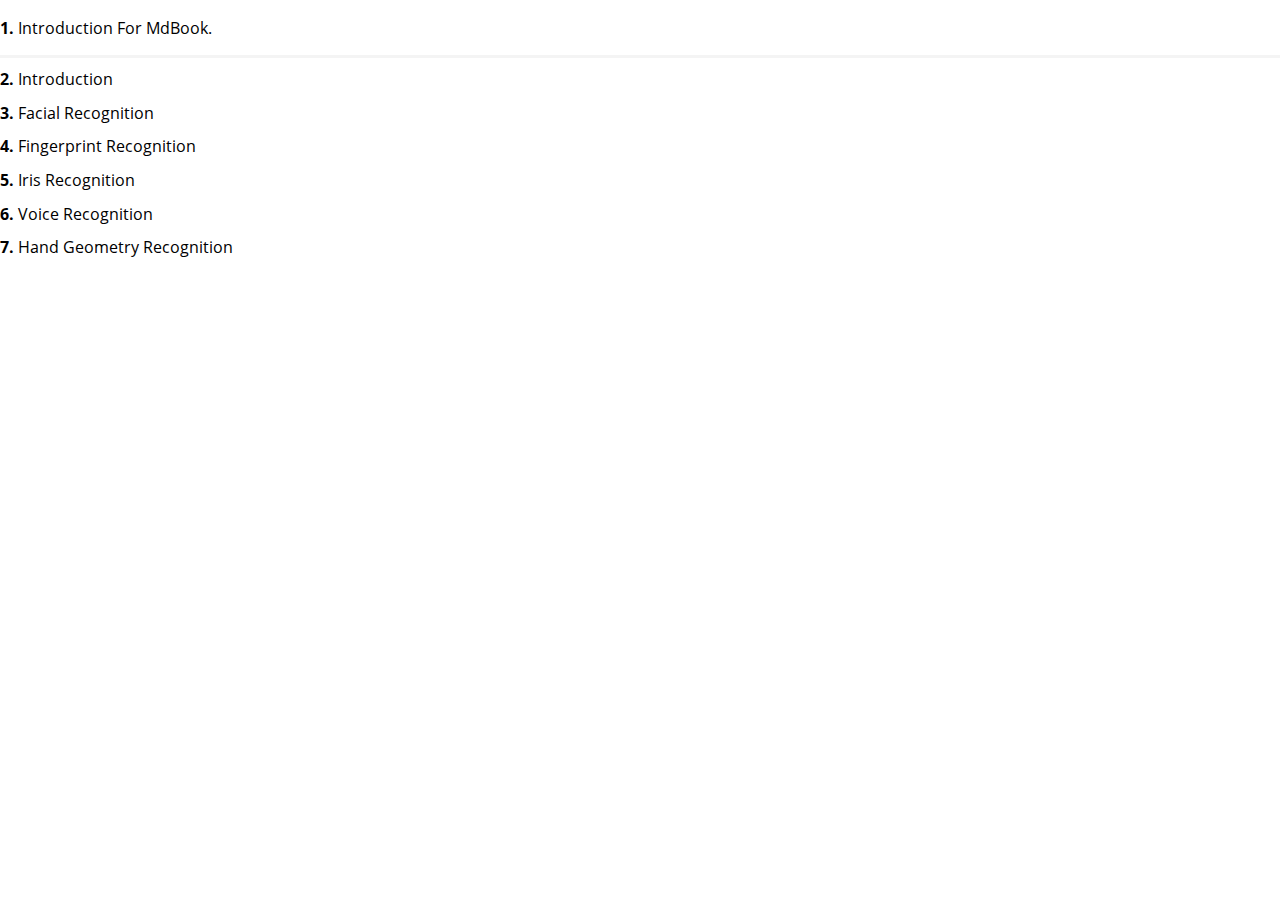
<file: toc.html>
<!DOCTYPE HTML>
<html lang="en" class="light" dir="ltr">
    <head>
        <!-- sidebar iframe generated using mdBook

        This is a frame, and not included directly in the page, to control the total size of the
        book. The TOC contains an entry for each page, so if each page includes a copy of the TOC,
        the total size of the page becomes O(n**2).

        The frame is only used as a fallback when JS is turned off. When it's on, the sidebar is
        instead added to the main page by `toc.js` instead. The JavaScript mode is better
        because, when running in a `file:///` URL, the iframed page would not be Same-Origin as
        the rest of the page, so the sidebar and the main page theme would fall out of sync.
        -->
        <meta charset="UTF-8">
        <meta name="robots" content="noindex">
        <!-- Custom HTML head -->
        <meta name="viewport" content="width=device-width, initial-scale=1">
        <meta name="theme-color" content="#ffffff">
        <link rel="stylesheet" href="css/variables.css">
        <link rel="stylesheet" href="css/general.css">
        <link rel="stylesheet" href="css/chrome.css">
        <link rel="stylesheet" href="css/print.css" media="print">
        <!-- Fonts -->
        <link rel="stylesheet" href="FontAwesome/css/font-awesome.css">
        <link rel="stylesheet" href="fonts/fonts.css">
        <!-- Custom theme stylesheets -->
    </head>
    <body class="sidebar-iframe-inner">
        <ol class="chapter"><li class="chapter-item expanded "><a href="Introduction.html" target="_parent"><strong aria-hidden="true">1.</strong> Introduction For MdBook.</a></li><li class="chapter-item expanded affix "><li class="spacer"></li><li class="chapter-item expanded "><a href="chapter_1.html" target="_parent"><strong aria-hidden="true">2.</strong> Introduction</a></li><li class="chapter-item expanded "><a href="chapter_2.html" target="_parent"><strong aria-hidden="true">3.</strong> Facial Recognition</a></li><li class="chapter-item expanded "><a href="chapter_3.html" target="_parent"><strong aria-hidden="true">4.</strong> Fingerprint Recognition</a></li><li class="chapter-item expanded "><a href="chapter_4.html" target="_parent"><strong aria-hidden="true">5.</strong> Iris Recognition</a></li><li class="chapter-item expanded "><a href="chapter_5.html" target="_parent"><strong aria-hidden="true">6.</strong> Voice Recognition</a></li><li class="chapter-item expanded "><a href="chapter_6.html" target="_parent"><strong aria-hidden="true">7.</strong> Hand Geometry Recognition</a></li></ol>
    </body>
</html>
</file>
<file: css/variables.css>
/* Globals */

:root {
    --sidebar-width: 300px;
    --page-padding: 10px;
    --content-max-width:800px; /*750px;*/
    --menu-bar-height: 50px;
    --mono-font: "Source Code Pro", Consolas, "Ubuntu Mono", Menlo, "DejaVu Sans Mono", monospace, monospace;
    --code-font-size: 0.875em /* please adjust the ace font size accordingly in editor.js */
}

/* Themes */

.ayu {
    --bg: hsl(210, 25%, 8%);
    --fg: #c5c5c5;

    --sidebar-bg: #14191f;
    --sidebar-fg: #c8c9db;
    --sidebar-non-existant: #5c6773;
    --sidebar-active: #ffb454;
    --sidebar-spacer: #2d334f;

    --scrollbar: var(--sidebar-fg);

    --icons: #737480;
    --icons-hover: #b7b9cc;

    --links: #0096cf;

    --inline-code-color: #ffb454;

    --theme-popup-bg: #14191f;
    --theme-popup-border: #5c6773;
    --theme-hover: #191f26;

    --quote-bg: hsl(226, 15%, 17%);
    --quote-border: hsl(226, 15%, 22%);

    --warning-border: #ff8e00;

    --table-border-color: hsl(210, 25%, 13%);
    --table-header-bg: hsl(210, 25%, 28%);
    --table-alternate-bg: hsl(210, 25%, 11%);

    --searchbar-border-color: #848484;
    --searchbar-bg: #424242;
    --searchbar-fg: #fff;
    --searchbar-shadow-color: #d4c89f;
    --searchresults-header-fg: #666;
    --searchresults-border-color: #888;
    --searchresults-li-bg: #252932;
    --search-mark-bg: #e3b171;

    --color-scheme: dark;
}

.coal {
    --bg: hsl(200, 7%, 8%);
    --fg: #98a3ad;

    --sidebar-bg: #292c2f;
    --sidebar-fg: #a1adb8;
    --sidebar-non-existant: #505254;
    --sidebar-active: #3473ad;
    --sidebar-spacer: #393939;

    --scrollbar: var(--sidebar-fg);

    --icons: #43484d;
    --icons-hover: #b3c0cc;

    --links: #2b79a2;

    --inline-code-color: #c5c8c6;

    --theme-popup-bg: #141617;
    --theme-popup-border: #43484d;
    --theme-hover: #1f2124;

    --quote-bg: hsl(234, 21%, 18%);
    --quote-border: hsl(234, 21%, 23%);

    --warning-border: #ff8e00;

    --table-border-color: hsl(200, 7%, 13%);
    --table-header-bg: hsl(200, 7%, 28%);
    --table-alternate-bg: hsl(200, 7%, 11%);

    --searchbar-border-color: #aaa;
    --searchbar-bg: #b7b7b7;
    --searchbar-fg: #000;
    --searchbar-shadow-color: #aaa;
    --searchresults-header-fg: #666;
    --searchresults-border-color: #98a3ad;
    --searchresults-li-bg: #2b2b2f;
    --search-mark-bg: #355c7d;

    --color-scheme: dark;
}

.light {
    --bg: hsl(0, 0%, 100%);
    --fg: hsl(0, 0%, 0%);

    --sidebar-bg: #fafafa;
    --sidebar-fg: hsl(0, 0%, 0%);
    --sidebar-non-existant: #aaaaaa;
    --sidebar-active: #1f1fff;
    --sidebar-spacer: #f4f4f4;

    --scrollbar: #8F8F8F;

    --icons: #747474;
    --icons-hover: #000000;

    --links: #20609f;

    --inline-code-color: #301900;

    --theme-popup-bg: #fafafa;
    --theme-popup-border: #cccccc;
    --theme-hover: #e6e6e6;

    --quote-bg: hsl(197, 37%, 96%);
    --quote-border: hsl(197, 37%, 91%);

    --warning-border: #ff8e00;

    --table-border-color: hsl(0, 0%, 95%);
    --table-header-bg: hsl(0, 0%, 80%);
    --table-alternate-bg: hsl(0, 0%, 97%);

    --searchbar-border-color: #aaa;
    --searchbar-bg: #fafafa;
    --searchbar-fg: #000;
    --searchbar-shadow-color: #aaa;
    --searchresults-header-fg: #666;
    --searchresults-border-color: #888;
    --searchresults-li-bg: #e4f2fe;
    --search-mark-bg: #a2cff5;

    --color-scheme: light;
}

.navy {
    --bg: hsl(226, 23%, 11%);
    --fg: #bcbdd0;

    --sidebar-bg: #282d3f;
    --sidebar-fg: #c8c9db;
    --sidebar-non-existant: #505274;
    --sidebar-active: #2b79a2;
    --sidebar-spacer: #2d334f;

    --scrollbar: var(--sidebar-fg);

    --icons: #737480;
    --icons-hover: #b7b9cc;

    --links: #2b79a2;

    --inline-code-color: #c5c8c6;

    --theme-popup-bg: #161923;
    --theme-popup-border: #737480;
    --theme-hover: #282e40;

    --quote-bg: hsl(226, 15%, 17%);
    --quote-border: hsl(226, 15%, 22%);

    --warning-border: #ff8e00;

    --table-border-color: hsl(226, 23%, 16%);
    --table-header-bg: hsl(226, 23%, 31%);
    --table-alternate-bg: hsl(226, 23%, 14%);

    --searchbar-border-color: #aaa;
    --searchbar-bg: #aeaec6;
    --searchbar-fg: #000;
    --searchbar-shadow-color: #aaa;
    --searchresults-header-fg: #5f5f71;
    --searchresults-border-color: #5c5c68;
    --searchresults-li-bg: #242430;
    --search-mark-bg: #a2cff5;

    --color-scheme: dark;
}

.rust {
    --bg: hsl(60, 9%, 87%);
    --fg: #262625;

    --sidebar-bg: #3b2e2a;
    --sidebar-fg: #c8c9db;
    --sidebar-non-existant: #505254;
    --sidebar-active: #e69f67;
    --sidebar-spacer: #45373a;

    --scrollbar: var(--sidebar-fg);

    --icons: #737480;
    --icons-hover: #262625;

    --links: #2b79a2;

    --inline-code-color: #6e6b5e;

    --theme-popup-bg: #e1e1db;
    --theme-popup-border: #b38f6b;
    --theme-hover: #99908a;

    --quote-bg: hsl(60, 5%, 75%);
    --quote-border: hsl(60, 5%, 70%);

    --warning-border: #ff8e00;

    --table-border-color: hsl(60, 9%, 82%);
    --table-header-bg: #b3a497;
    --table-alternate-bg: hsl(60, 9%, 84%);

    --searchbar-border-color: #aaa;
    --searchbar-bg: #fafafa;
    --searchbar-fg: #000;
    --searchbar-shadow-color: #aaa;
    --searchresults-header-fg: #666;
    --searchresults-border-color: #888;
    --searchresults-li-bg: #dec2a2;
    --search-mark-bg: #e69f67;

    --color-scheme: light;
}

.dracula {
    /* Base and Surface colors for background and foreground */
    --bg: #282a36; /* Default background */
    --fg: #f8f8f2; /* Default text color */

    /* Sidebar settings */
    --sidebar-bg: #44475a; /* Sidebar background */
    --sidebar-fg: #cab1f8; /* Sidebar text */
    --sidebar-active: #af67f3; /* Active item */
    --sidebar-non-existant: #6272a4; /* Non-existent items */
    --sidebar-spacer: #383a4a; /* Added for consistency */

    --scrollbar: var(--sidebar-fg); /* Sidebar scrollbar color */

    /* Icon settings */
    --icons: #bd93f9; /* Icons */
    --icons-hover: #ff79c6; /* Hovered icons */

    /* Links and inline elements */
    --links: #ad5add; /* Links */
    --inline-code-color: #a850fa; /* Inline code */

    /* Popup and theme-specific settings */
    --theme-popup-bg: #282a36; /* Popup background */
    --theme-popup-border: #44475a; /* Popup border */
    --theme-hover: #21202e; /* Highlight low */

    /* Blockquote settings */
    --quote-bg: #44475a; /* Blockquote background */
    --quote-border: #6272a4; /* Blockquote border */

    /* Table settings */
    --table-border-color: #6272a4; /* Table border */
    --table-header-bg: #44475a; /* Table header background */
    --table-alternate-bg: #383a4a; /* Alternate row background */

    /* Search bar settings */
    --searchbar-border-color: #6272a4; /* Search bar border */
    --searchbar-bg: #282a36; /* Search bar background */
    --searchbar-fg: #f8f8f2; /* Search bar text */
    --searchbar-shadow-color: #ff79c6; /* Search bar shadow */

    /* Search results settings */
    --searchresults-header-fg: #f8f8f2; /* Search results header text */
    --searchresults-border-color: #6272a4; /* Search results border */
    --searchresults-li-bg: #44475a; /* Search result background */
    --search-mark-bg: #8be9fd; /* Highlighted search term background */
}

/* Override Code Blocks for Rose Pink theme */
.dracula .hljs {
    background: #f4f0f8; /* Light pink background for contrast */
    color: #350c3d; /* Darker rose color for text */
}

.dracula .hljs-section {
    color: #863ab2; /* Rich rose color for section titles */
}

.pinkrose {
    /* Base and Surface colors for background and foreground */
    --bg: #1f1d2e; /* Surface color */
    --fg: #e0def4; /* Text color */

    /* Subtler sidebar to keep focus on the content */
    --sidebar-bg: #191724; /* Base color */
    --sidebar-fg: #908caa; /* Subtle color */

    /* Additional color assignments from the palette */
    --sidebar-non-existant: #524f67; /* Highlight High */
    --sidebar-active: #eb6f92; /* Love */
    --sidebar-spacer: #403d52; /* Highlight Med */

    --scrollbar: var(--sidebar-fg);

    --icons: #eb6f92; /* Pine */
    --icons-hover: #ee6aee; /* Iris */

    --links: #f6c177; /* Gold */

    --inline-code-color: #ebbcba; /* Rose */

    --theme-popup-bg: #26233a; /* Overlay */
    --theme-popup-border: #6e6a86; /* Muted */
    --theme-hover: #21202e; /* Highlight Low */

    --quote-bg: #26233a; /* Overlay */
    --quote-border: #403d52; /* Highlight Med */

    --table-border-color: #524f67; /* Highlight High */
    --table-header-bg: #403d52; /* Highlight Med */
    --table-alternate-bg: #1f1d2e; /* Surface */

    --searchbar-border-color: #6e6a86; /* Muted */
    --searchbar-bg: #26233a; /* Overlay */
    --searchbar-fg: #e0def4; /* Text */
    --searchbar-shadow-color: #eb6f92; /* Love */
    --searchresults-header-fg: #908caa; /* Subtle */
    --searchresults-border-color: #524f67; /* Highlight High */
    --searchresults-li-bg: #1f1d2e; /* Surface */
    --search-mark-bg: #f6c177; /* Gold */
}

/* Override Code Blocks for Rose Pink theme */
.pinkrose .hljs {
    background: #fdebf6; /* Light pink background for contrast */
    color: #b6485e; /* Darker rose color for text */
}

.pinkrose .hljs-section {
    color: #b23a48; /* Rich rose color for section titles */
}

.kanagawa {
    /* Using the Kanagawa color palette */
    --bg: #1F1F28; /* sumiInk1 for Default background */
    --fg: #DCD7BA; /* fujiWhite for Default foreground */

    --sidebar-bg: #2A2A37; /* sumiInk2 for a subtler sidebar background */
    --sidebar-fg: #C8C093; /* oldWhite for Dark foreground in sidebar */
    
    /* Other color assignments based on the palette */
    --sidebar-non-existant: #54546D; /* sumiInk4 */
    --sidebar-active: #FF9E3B; /* roninYellow for Diagnostic Warning */
    --sidebar-spacer: #363646; /* sumiInk3 */

    --scrollbar: var(--sidebar-fg);

    --icons: #7E9CD8; /* #98BB6C;  springGreen for Strings */
    --icons: #54546D; /* sumiInk4 for Darker foreground */
    --icons-hover: #7E9CD8; /* crystalBlue for Functions and Titles */

    --links: #7FB4CA; /* springBlue for Specials and builtin functions */

    --inline-code-color: #E82424; /* samuraiRed for Diagnostic Error */

    --theme-popup-bg: #223249; /* waveBlue1 for Popup background */
    --theme-popup-border: #2D4F67; /* waveBlue2 for Popup selection background */
    --theme-hover: #16161D; /* sumiInk0 for Dark background */

    --quote-bg: #252535; /* winterBlue for Diff Line background */
    --quote-border: #2B3328; /* winterGreen for Diff Add background */

    --table-border-color: #49443C; /* winterYellow for Diff Change background */
    --table-header-bg: #43242B; /* winterRed for Diff Deleted background */
    --table-alternate-bg: #1F1F28; /* sumiInk1 */

    --searchbar-border-color: #658594; /* dragonBlue for Diagnostic Hint */
    --searchbar-bg: #6A9589; /* waveAqua1 for Diagnostic Info */
    --searchbar-fg: #fff;
    --searchbar-shadow-color: #d4c89f;
    --searchresults-header-fg: #666;
    --searchresults-border-color: #888;
    --searchresults-li-bg: #2A2A37; /* sumiInk2 */
    --search-mark-bg: #E6C384; /* carpYellow for Identifiers */
}

/* Override code blocks for Kanagawa theme */
.kanagawa .hljs {
    background: #2A2A37; /* sumiInk2 for a slightly lighter background */
    color: #DCD7BA; /* fujiWhite for Default foreground */
}

.kanagawa .hljs-section {
    color: #7E9CD8; /* crystalBlue for Functions and Titles */
}

/* This is made with love for my older daugher <3 */
.tokyonight {
    /* Tokyo Night color palette with more purple */
    --bg: #202330; /* A darker background for main content */
    --fg: #959cbd; /* Foreground color with a purple hue */

    --sidebar-bg: #1B2232; /* Slightly lighter than --bg for the sidebar */
    --sidebar-fg: #bdc7f0; /* Foreground color for the sidebar */

    /* Enhancing link colors */
    --links: #7a82da; /* More vibrant purple for links */
    --links-hover: #a0a8e6; /* Lighter purple for hover state */

    --sidebar-link-hover: #a0a8e6; /* Hover color for sidebar links */

    /* Other color assignments based on the palette */
    --sidebar-non-existant: #696d87; /* GitDecoration ignoredResourceForeground */
    --sidebar-active: #7a82da; /* More vibrant purple for active elements */
    --sidebar-spacer: #787c99; /* Inactive elements in activityBar */

    --scrollbar: var(--sidebar-fg);

    --icons: #959cbd; /* General icon color */
    --icons-hover: #3d59a1; /* panelTitle activeBorder color for hover state */

    --inline-code-color: #bdc7f0; /* Foreground color for inline code */

    --theme-popup-bg: #1B2232; /* Similar to sidebar background */
    --theme-popup-border: #787c99; /* Inactive elements in activityBar */
    --theme-hover: #202330; /* Background color for hover states */

    --quote-bg: #1B2232; /* Sidebar background for consistency */
    --quote-border: #787c99; /* Inactive elements in activityBar */

    --table-border-color: #1B2232; /* Sidebar background for consistency */
    --table-header-bg: #202330; /* Main background color */
    --table-alternate-bg: #1B2232; /* Sidebar background for alternate rows */

    --searchbar-border-color: #787c99; /* Inactive elements in activityBar */
    --searchbar-bg: #202330; /* Main background color */
    --searchbar-fg: #bdc7f0; /* Foreground color */
    --searchbar-shadow-color: #3d59a1; /* panelTitle activeBorder color */
    --searchresults-header-fg: #959cbd; /* General foreground color */
    --searchresults-border-color: #787c99; /* Inactive elements in activityBar */
    --searchresults-li-bg: #1B2232; /* Sidebar background for list items */
    --search-mark-bg: #bdc7f0; /* Foreground color for search highlights */
}

/* Override Code Blocks for Tokyo Night theme */
.tokyonight .hljs {
    background: #1B2232; /* A darker background, similar to sidebar-bg */
    color: #bdc7f0; /* Foreground color used in sidebar */
}

.tokyonight .hljs-section {
    color: #7a82da; /* More vibrant purple for titles and sections */
}

/* This is made with love for my wife, who was eager to have one after the kids both had one ;)  */
.burgundy {
    /* Set a unique base for the theme with a Burgundy accent */
    --bg: #FFF8F0; /* Creamy white for a unique background */
    --fg: #352839; /* Burgundy for primary text, making it the featured color */

    /* Sidebar with a distinctive look and Burgundy highlights */
    --sidebar-bg: #352839; /* Soft pinkish-white for sidebar background */
    --sidebar-fg: #FFF0F8; /* Burgundy for sidebar text */

    --sidebar-non-existant: #74475d; /* Soft lavender for non-existent items */
    --sidebar-active: #db607a; /* A softer, lighter shade of Burgundy */
    --sidebar-spacer: #FFFAFA; /* Very light pink for sidebar spacer */

    --scrollbar: #B8A8B0; /* Muted lavender for scrollbar */

    /* Icons and links with Burgundy as the key accent color */
    --icons: #A08088; /* Soft brownish-pink for icons */
    --icons-hover: #352839; /* Burgundy for hovered icons */

    --links: #83658b; /* Burgundy for links */

    --inline-code-color: #352839; /* Burgundy for inline code */

    /* Popups and quotes with a unique and gentle appearance */
    --theme-popup-bg: #FFF8F0; /* Creamy white for popup background */
    --theme-popup-border: #E0C0C8; /* Light rosy for popup borders */
    --theme-hover: #FFF0F8; /* Soft pinkish-white for hover background */

    --quote-bg: #FFF0F0; /* Very light pink for quote background */
    --quote-border: #F0D0D8; /* Light pink for quote border */

    /* Tables with a touch of Burgundy and complementary colors */
    --table-border-color: #E8D0D8; /* Light rosy for table borders */
    --table-header-bg: #FFF0F8; /* Soft pinkish-white for table header background */
    --table-alternate-bg: #FFF8F0; /* Creamy white for alternate rows */

    /* Search bar and results with a blend of theme colors */
    --searchbar-border-color: #D8C0C8; /* Light rosy for search bar border */
    --searchbar-bg: #FFF8F0; /* Creamy white for search bar background */
    --searchbar-fg: #352839; /* Burgundy for search bar text */
    --searchbar-shadow-color: #E0C0C8; /* Light rosy for search bar shadow */
    --searchresults-header-fg: #A08088; /* Soft brownish-pink for search results header */
    --searchresults-border-color: #C8B0B8; /* Muted pink for search results border */
    --searchresults-li-bg: #FFF0F8; /* Soft pinkish-white for search results list item background */
    --search-mark-bg: #FFE0E0; /* Very light pink for search mark background */
}

.burgundy .hljs {
    background: #FFF0F8; /* A soft pinkish-white, in line with the theme */
    color: #352839; /* Burgundy for the code text, ensuring readability */
}

.burgundy .hljs-section {
    color: #A08088; /* A soft brownish-pink, for syntax highlighting */
}

.space {
    --bg: #020305;
    --fg: #ffffff;
    --menu-bg: var(--bg);

    --sidebar-bg: #080911;
    --sidebar-fg: #c8c9db;
    --sidebar-non-existant: #4a7289;
    --sidebar-active: #86d8f5;
    --sidebar-spacer: #00aaf0;

    --scrollbar: var(--sidebar-bg);

    --icons: var(--sidebar-spacer);
    --icons-hover: #262625;

    --links: #31aee9;

    --code-bg: #191919;
    --inline-code-color: #ebefe4;

    --theme-popup-bg: var(--bg);
    --theme-popup-border: #86d8f5;
    --theme-hover: var(--sidebar-bg);

    --quote-bg: hsl(218, 44%, 41%);
    --quote-border: hsl(218, 44%, 45%);

    --table-border-color: #0292cf;
    --table-header-bg: var(--quote-bg);
    --table-alternate-bg: transparent;

    --searchbar-border-color: var(--icons);
    --searchbar-bg: var(--sidebar-bg);
    --searchbar-fg: var(--sidebar-fg);
    --searchbar-shadow-color: #aaa;
    --searchresults-header-fg: #91929e;
    --searchresults-border-color: var(--icons);
    --searchresults-li-bg: #dec2a2;
    --search-mark-bg: #e69f67;
}

.space .hljs {
    background: #ddefff; /* A soft blueish-white, in line with the theme */
    color: #060f29; /* Darkblues for the code text, ensuring readability */
}

.space .hljs-section {
    color: #a8d3fc; /* A soft blueish-white, for syntax highlighting */
}

.ecoFriend {
    --bg: #c2e5cc;
    --fg: #171717;
    --menu-bg: var(--bg);


    --sidebar-bg: #2B4F4F;
    --sidebar-fg: #E0E0E0;
    --sidebar-non-existant: #a76d02;
    --sidebar-active: #00BFFF;
    --sidebar-spacer: #008B8B;

    --scrollbar: var(--sidebar-bg);

    --icons: var(--sidebar-spacer);
    --icons-hover: #884a31;

    --links: #009bcb;

    --code-bg: #2F4F4F;
    --inline-code-color: #FFD700;

    --theme-popup-bg: var(--bg);
    --theme-popup-border: #00BFFF;
    --theme-hover: var(--sidebar-bg);

    --quote-bg: hsl(120, 60%, 77%);
    --quote-border: hsl(120, 25%, 40%);

    --table-border-color: hsl(120, 25%, 40%);
    --table-header-bg: var(--quote-bg);
    --table-alternate-bg: transparent;

    --searchbar-border-color: var(--icons);
    --searchbar-bg: var(--sidebar-bg);
    --searchbar-fg: var(--sidebar-fg);
    --searchbar-shadow-color: #aaa;
    --searchresults-header-fg: #73bbc5;
    --searchresults-border-color: var(--icons);
    --searchresults-li-bg: #98FB98;
    --search-mark-bg: #FFA07A;
}

.ecoFriend .hljs {
    background: #e2fae9; /* A soft pinkish-white, in line with the theme */
    color: #023d11; /* Green for the code text, ensuring readability */
}

.ecoFriend .hljs-section {
    color: #a8fccb; /* A soft brownish-pink, for syntax highlighting */
}

.sustain {
    --bg: #f5e9d5;
    --fg: #171717;
    --menu-bg: #f5e9d5;

    --sidebar-bg: #2B4F4F;
    --sidebar-fg: #E0E0E0;
    --sidebar-non-existant: #DEA361;
    --sidebar-active: #FFA500;
    --sidebar-spacer: #008B8B;

    --scrollbar: #2B4F4F;

    --icons: #008B8B;
    --icons-hover: #000000;

    --links: #00BFFF;

    --code-bg: #2F4F4F;
    --inline-code-color: #FFA500;

    --theme-popup-bg: #f5e9d5;
    --theme-popup-border: #DEA361;
    --theme-hover: #2B4F4F;

    --quote-bg: #4a8686;
    --quote-border: #2B4F4F;

    --table-border-color: #228B22;
    --table-header-bg: hsl(120, 40%, 55%);
    --table-alternate-bg: transparent;

    --searchbar-border-color: #DEA361;
    --searchbar-bg: #2B4F4F;
    --searchbar-fg: #E0E0E0;
    --searchbar-shadow-color: #aaa;
    --searchresults-header-fg: #00BFFF;
    --searchresults-border-color: #DEA361;
    --searchresults-li-bg: #98FB98;
    --search-mark-bg: #FFA07A;
}

@media (prefers-color-scheme: dark) {
    .light.no-js {
        --bg: hsl(200, 7%, 8%);
        --fg: #98a3ad;

        --sidebar-bg: #292c2f;
        --sidebar-fg: #a1adb8;
        --sidebar-non-existant: #505254;
        --sidebar-active: #3473ad;
        --sidebar-spacer: #393939;

        --scrollbar: var(--sidebar-fg);

        --icons: #43484d;
        --icons-hover: #b3c0cc;

        --links: #2b79a2;

        --inline-code-color: #c5c8c6;

        --theme-popup-bg: #141617;
        --theme-popup-border: #43484d;
        --theme-hover: #1f2124;

        --quote-bg: hsl(234, 21%, 18%);
        --quote-border: hsl(234, 21%, 23%);

        --warning-border: #ff8e00;

        --table-border-color: hsl(200, 7%, 13%);
        --table-header-bg: hsl(200, 7%, 28%);
        --table-alternate-bg: hsl(200, 7%, 11%);

        --searchbar-border-color: #aaa;
        --searchbar-bg: #b7b7b7;
        --searchbar-fg: #000;
        --searchbar-shadow-color: #aaa;
        --searchresults-header-fg: #666;
        --searchresults-border-color: #98a3ad;
        --searchresults-li-bg: #2b2b2f;
        --search-mark-bg: #355c7d;
    }
}
</file>
<file: css/general.css>
/* Base styles and content styles */

@import 'variables.css';

:root {
    /* Browser default font-size is 16px, this way 1 rem = 10px */
    font-size: 62.5%;
    color-scheme: var(--color-scheme);
}

html {
    font-family: "Open Sans", sans-serif;
    color: var(--fg);
    background-color: var(--bg);
    text-size-adjust: none;
    -webkit-text-size-adjust: none;
}

body {
    margin: 0;
    font-size: 1.6rem;
    overflow-x: hidden;
}

code {
    font-family: var(--mono-font) !important;
    font-size: var(--code-font-size);
    direction: ltr !important;
}

/* make long words/inline code not x overflow */
main {
    overflow-wrap: break-word;
}

/* make wide tables scroll if they overflow */
.table-wrapper {
    overflow-x: auto;
}

/* Don't change font size in headers. */
h1 code, h2 code, h3 code, h4 code, h5 code, h6 code {
    font-size: unset;
}

.left { float: left; }
.right { float: right; }
.boring { opacity: 0.6; }
.hide-boring .boring { display: none; }
.hidden { display: none !important; }

h2, h3 { margin-block-start: 2.5em; }
h4, h5 { margin-block-start: 2em; }

.header + .header h3,
.header + .header h4,
.header + .header h5 {
    margin-block-start: 1em;
}

h1:target::before,
h2:target::before,
h3:target::before,
h4:target::before,
h5:target::before,
h6:target::before {
    display: inline-block;
    content: "»";
    margin-inline-start: -30px;
    width: 30px;
}

/* This is broken on Safari as of version 14, but is fixed
   in Safari Technology Preview 117 which I think will be Safari 14.2.
   https://bugs.webkit.org/show_bug.cgi?id=218076
*/
:target {
    /* Safari does not support logical properties */
    scroll-margin-top: calc(var(--menu-bar-height) + 0.5em);
}

.page {
    outline: 0;
    padding: 0 var(--page-padding);
    margin-block-start: calc(0px - var(--menu-bar-height)); /* Compensate for the #menu-bar-hover-placeholder */
}
.page-wrapper {
    box-sizing: border-box;
    background-color: var(--bg);
}
.no-js .page-wrapper,
.js:not(.sidebar-resizing) .page-wrapper {
    transition: margin-left 0.3s ease, transform 0.3s ease; /* Animation: slide away */
}
[dir=rtl] .js:not(.sidebar-resizing) .page-wrapper {
    transition: margin-right 0.3s ease, transform 0.3s ease; /* Animation: slide away */
}

.content {
    overflow-y: auto;
    padding: 0 5px 50px 5px;
}
.content main {
    margin-inline-start: auto;
    margin-inline-end: auto;
    max-width: var(--content-max-width);
}
.content p { line-height: 1.45em; }
.content ol { line-height: 1.45em; }
.content ul { line-height: 1.45em; }
.content a { text-decoration: none; }
.content a:hover { text-decoration: underline; }
.content img, .content video { max-width: 100%; }
.content .header:link,
.content .header:visited {
    color: var(--fg);
}
.content .header:link,
.content .header:visited:hover {
    text-decoration: none;
}

table {
    margin: 0 auto;
    border-collapse: collapse;
}
table td {
    padding: 3px 20px;
    border: 1px var(--table-border-color) solid;
}
table thead {
    background: var(--table-header-bg);
}
table thead td {
    font-weight: 700;
    border: none;
}
table thead th {
    padding: 3px 20px;
}
table thead tr {
    border: 1px var(--table-header-bg) solid;
}
/* Alternate background colors for rows */
table tbody tr:nth-child(2n) {
    background: var(--table-alternate-bg);
}


blockquote {
    margin: 20px 0;
    padding: 0 20px;
    color: var(--fg);
    background-color: var(--quote-bg);
    border-block-start: .1em solid var(--quote-border);
    border-block-end: .1em solid var(--quote-border);
}

.warning {
    margin: 20px;
    padding: 0 20px;
    border-inline-start: 2px solid var(--warning-border);
}

.warning:before {
    position: absolute;
    width: 3rem;
    height: 3rem;
    margin-inline-start: calc(-1.5rem - 21px);
    content: "ⓘ";
    text-align: center;
    background-color: var(--bg);
    color: var(--warning-border);
    font-weight: bold;
    font-size: 2rem;
}

blockquote .warning:before {
    background-color: var(--quote-bg);
}

kbd {
    background-color: var(--table-border-color);
    border-radius: 4px;
    border: solid 1px var(--theme-popup-border);
    box-shadow: inset 0 -1px 0 var(--theme-hover);
    display: inline-block;
    font-size: var(--code-font-size);
    font-family: var(--mono-font);
    line-height: 10px;
    padding: 4px 5px;
    vertical-align: middle;
}

:not(.footnote-definition) + .footnote-definition,
.footnote-definition + :not(.footnote-definition) {
    margin-block-start: 2em;
}
.footnote-definition {
    font-size: 0.9em;
    margin: 0.5em 0;
}
.footnote-definition p {
    display: inline;
}

.tooltiptext {
    position: absolute;
    visibility: hidden;
    color: #fff;
    background-color: #333;
    transform: translateX(-50%); /* Center by moving tooltip 50% of its width left */
    left: -8px; /* Half of the width of the icon */
    top: -35px;
    font-size: 0.8em;
    text-align: center;
    border-radius: 6px;
    padding: 5px 8px;
    margin: 5px;
    z-index: 1000;
}
.tooltipped .tooltiptext {
    visibility: visible;
}

.chapter li.part-title {
    color: var(--sidebar-fg);
    margin: 5px 0px;
    font-weight: bold;
}

.result-no-output {
    font-style: italic;
}
</file>
<file: css/chrome.css>
/* CSS for UI elements (a.k.a. chrome) */

@import 'variables.css';

html {
    scrollbar-color: var(--scrollbar) var(--bg);
}
#searchresults a,
.content a:link,
a:visited,
a > .hljs {
    color: var(--links);
}

/*
    body-container is necessary because mobile browsers don't seem to like
    overflow-x on the body tag when there is a <meta name="viewport"> tag.
*/
#body-container {
    /*
        This is used when the sidebar pushes the body content off the side of
        the screen on small screens. Without it, dragging on mobile Safari
        will want to reposition the viewport in a weird way.
    */
    overflow-x: clip;
}

/* Menu Bar */

#menu-bar,
#menu-bar-hover-placeholder {
    z-index: 101;
    margin: auto calc(0px - var(--page-padding));
}
#menu-bar {
    position: relative;
    display: flex;
    flex-wrap: wrap;
    background-color: var(--bg);
    border-block-end-color: var(--bg);
    border-block-end-width: 1px;
    border-block-end-style: solid;
}
#menu-bar.sticky,
.js #menu-bar-hover-placeholder:hover + #menu-bar,
.js #menu-bar:hover,
.js.sidebar-visible #menu-bar {
    position: -webkit-sticky;
    position: sticky;
    top: 0 !important;
}
#menu-bar-hover-placeholder {
    position: sticky;
    position: -webkit-sticky;
    top: 0;
    height: var(--menu-bar-height);
}
#menu-bar.bordered {
    border-block-end-color: var(--table-border-color);
}
#menu-bar i, #menu-bar .icon-button {
    position: relative;
    padding: 0 8px;
    z-index: 10;
    line-height: var(--menu-bar-height);
    cursor: pointer;
    transition: color 0.5s;
}
@media only screen and (max-width: 420px) {
    #menu-bar i, #menu-bar .icon-button {
        padding: 0 5px;
    }
}

.icon-button {
    border: none;
    background: none;
    padding: 0;
    color: inherit;
}
.icon-button i {
    margin: 0;
}

.right-buttons {
    margin: 0 15px;
}
.right-buttons a {
    text-decoration: none;
}

.left-buttons {
    display: flex;
    margin: 0 5px;
}
.no-js .left-buttons button {
    display: none;
}

.menu-title {
    display: inline-block;
    font-weight: 200;
    font-size: 2.4rem;
    line-height: var(--menu-bar-height);
    text-align: center;
    margin: 0;
    flex: 1;
    white-space: nowrap;
    overflow: hidden;
    text-overflow: ellipsis;
}
.js .menu-title {
    cursor: pointer;
}

.menu-bar,
.menu-bar:visited,
.nav-chapters,
.nav-chapters:visited,
.mobile-nav-chapters,
.mobile-nav-chapters:visited,
.menu-bar .icon-button,
.menu-bar a i {
    color: var(--icons);
}

.menu-bar i:hover,
.menu-bar .icon-button:hover,
.nav-chapters:hover,
.mobile-nav-chapters i:hover {
    color: var(--icons-hover);
}

/* Nav Icons */

.nav-chapters {
    font-size: 2.5em;
    text-align: center;
    text-decoration: none;

    position: fixed;
    top: 0;
    bottom: 0;
    margin: 0;
    max-width: 150px;
    min-width: 90px;

    display: flex;
    justify-content: center;
    align-content: center;
    flex-direction: column;

    transition: color 0.5s, background-color 0.5s;
}

.nav-chapters:hover {
    text-decoration: none;
    background-color: var(--theme-hover);
    transition: background-color 0.15s, color 0.15s;
}

.nav-wrapper {
    margin-block-start: 50px;
    display: none;
}

.mobile-nav-chapters {
    font-size: 2.5em;
    text-align: center;
    text-decoration: none;
    width: 90px;
    border-radius: 5px;
    background-color: var(--sidebar-bg);
}

/* Only Firefox supports flow-relative values */
.previous { float: left; }
[dir=rtl] .previous { float: right; }

/* Only Firefox supports flow-relative values */
.next {
    float: right;
    right: var(--page-padding);
}
[dir=rtl] .next {
    float: left;
    right: unset;
    left: var(--page-padding);
}

/* Use the correct buttons for RTL layouts*/
[dir=rtl] .previous i.fa-angle-left:before {content:"\f105";}
[dir=rtl] .next i.fa-angle-right:before { content:"\f104"; }

@media only screen and (max-width: 1080px) {
    .nav-wide-wrapper { display: none; }
    .nav-wrapper { display: block; }
}

/* sidebar-visible */
@media only screen and (max-width: 1380px) {
    #sidebar-toggle-anchor:checked ~ .page-wrapper .nav-wide-wrapper { display: none; }
    #sidebar-toggle-anchor:checked ~ .page-wrapper .nav-wrapper { display: block; }
}

/* Inline code */

:not(pre) > .hljs {
    display: inline;
    padding: 0.1em 0.3em;
    border-radius: 3px;
}

:not(pre):not(a) > .hljs {
    color: var(--inline-code-color);
    overflow-x: initial;
}

a:hover > .hljs {
    text-decoration: underline;
}

pre {
    position: relative;
}
pre > .buttons {
    position: absolute;
    z-index: 100;
    right: 0px;
    top: 2px;
    margin: 0px;
    padding: 2px 0px;

    color: var(--sidebar-fg);
    cursor: pointer;
    visibility: hidden;
    opacity: 0;
    transition: visibility 0.1s linear, opacity 0.1s linear;
}
pre:hover > .buttons {
    visibility: visible;
    opacity: 1
}
pre > .buttons :hover {
    color: var(--sidebar-active);
    border-color: var(--icons-hover);
    background-color: var(--theme-hover);
}
pre > .buttons i {
    margin-inline-start: 8px;
}
pre > .buttons button {
    cursor: inherit;
    margin: 0px 5px;
    padding: 3px 5px;
    font-size: 14px;

    border-style: solid;
    border-width: 1px;
    border-radius: 4px;
    border-color: var(--icons);
    background-color: var(--theme-popup-bg);
    transition: 100ms;
    transition-property: color,border-color,background-color;
    color: var(--icons);
}
@media (pointer: coarse) {
    pre > .buttons button {
        /* On mobile, make it easier to tap buttons. */
        padding: 0.3rem 1rem;
    }
}
pre > code {
    padding: 1rem;
}

/* FIXME: ACE editors overlap their buttons because ACE does absolute
   positioning within the code block which breaks padding. The only solution I
   can think of is to move the padding to the outer pre tag (or insert a div
   wrapper), but that would require fixing a whole bunch of CSS rules.
*/
.hljs.ace_editor {
  padding: 0rem 0rem;
}

pre > .result {
    margin-block-start: 10px;
}

/* Search */

#searchresults a {
    text-decoration: none;
}

mark {
    border-radius: 2px;
    padding-block-start: 0;
    padding-block-end: 1px;
    padding-inline-start: 3px;
    padding-inline-end: 3px;
    margin-block-start: 0;
    margin-block-end: -1px;
    margin-inline-start: -3px;
    margin-inline-end: -3px;
    background-color: var(--search-mark-bg);
    transition: background-color 300ms linear;
    cursor: pointer;
}

mark.fade-out {
    background-color: rgba(0,0,0,0) !important;
    cursor: auto;
}

.searchbar-outer {
    margin-inline-start: auto;
    margin-inline-end: auto;
    max-width: var(--content-max-width);
}

#searchbar {
    width: 100%;
    margin-block-start: 5px;
    margin-block-end: 0;
    margin-inline-start: auto;
    margin-inline-end: auto;
    padding: 10px 16px;
    transition: box-shadow 300ms ease-in-out;
    border: 1px solid var(--searchbar-border-color);
    border-radius: 3px;
    background-color: var(--searchbar-bg);
    color: var(--searchbar-fg);
}
#searchbar:focus,
#searchbar.active {
    box-shadow: 0 0 3px var(--searchbar-shadow-color);
}

.searchresults-header {
    font-weight: bold;
    font-size: 1em;
    padding-block-start: 18px;
    padding-block-end: 0;
    padding-inline-start: 5px;
    padding-inline-end: 0;
    color: var(--searchresults-header-fg);
}

.searchresults-outer {
    margin-inline-start: auto;
    margin-inline-end: auto;
    max-width: var(--content-max-width);
    border-block-end: 1px dashed var(--searchresults-border-color);
}

ul#searchresults {
    list-style: none;
    padding-inline-start: 20px;
}
ul#searchresults li {
    margin: 10px 0px;
    padding: 2px;
    border-radius: 2px;
}
ul#searchresults li.focus {
    background-color: var(--searchresults-li-bg);
}
ul#searchresults span.teaser {
    display: block;
    clear: both;
    margin-block-start: 5px;
    margin-block-end: 0;
    margin-inline-start: 20px;
    margin-inline-end: 0;
    font-size: 0.8em;
}
ul#searchresults span.teaser em {
    font-weight: bold;
    font-style: normal;
}

/* Sidebar */

.sidebar {
    position: fixed;
    left: 0;
    top: 0;
    bottom: 0;
    width: var(--sidebar-width);
    font-size: 0.875em;
    box-sizing: border-box;
    -webkit-overflow-scrolling: touch;
    overscroll-behavior-y: contain;
    background-color: var(--sidebar-bg);
    color: var(--sidebar-fg);
}
[dir=rtl] .sidebar { left: unset; right: 0; }
.sidebar-resizing {
    -moz-user-select: none;
    -webkit-user-select: none;
    -ms-user-select: none;
    user-select: none;
}
.no-js .sidebar,
.js:not(.sidebar-resizing) .sidebar {
    transition: transform 0.3s; /* Animation: slide away */
}
.sidebar code {
    line-height: 2em;
}
.sidebar .sidebar-scrollbox {
    overflow-y: auto;
    position: absolute;
    top: 0;
    bottom: 0;
    left: 0;
    right: 0;
    padding: 10px 10px;
}
.sidebar .sidebar-resize-handle {
    position: absolute;
    cursor: col-resize;
    width: 0;
    right: 0;
    top: 0;
    bottom: 0;
}
[dir=rtl] .sidebar .sidebar-resize-handle { right:  unset; left: 0; }
.js .sidebar .sidebar-resize-handle {
    cursor: col-resize;
    width: 5px;
}
/* sidebar-hidden */
#sidebar-toggle-anchor:not(:checked) ~ .sidebar {
    transform: translateX(calc(0px - var(--sidebar-width)));
    z-index: -1;
}
[dir=rtl] #sidebar-toggle-anchor:not(:checked) ~ .sidebar {
    transform: translateX(var(--sidebar-width));
}
.sidebar::-webkit-scrollbar {
    background: var(--sidebar-bg);
}
.sidebar::-webkit-scrollbar-thumb {
    background: var(--scrollbar);
}

/* sidebar-visible */
#sidebar-toggle-anchor:checked ~ .page-wrapper {
    transform: translateX(var(--sidebar-width));
}
[dir=rtl] #sidebar-toggle-anchor:checked ~ .page-wrapper {
    transform: translateX(calc(0px - var(--sidebar-width)));
}
@media only screen and (min-width: 620px) {
    #sidebar-toggle-anchor:checked ~ .page-wrapper {
        transform: none;
        margin-inline-start: var(--sidebar-width);
    }
    [dir=rtl] #sidebar-toggle-anchor:checked ~ .page-wrapper {
        transform: none;
    }
}

.chapter {
    list-style: none outside none;
    padding-inline-start: 0;
    line-height: 2.2em;
}

.chapter ol {
    width: 100%;
}

.chapter li {
    display: flex;
    color: var(--sidebar-non-existant);
}
.chapter li a {
    display: block;
    padding: 0;
    text-decoration: none;
    color: var(--sidebar-fg);
}

.chapter li a:hover {
    color: var(--sidebar-active);
}

.chapter li a.active {
    color: var(--sidebar-active);
}

.chapter li > a.toggle {
    cursor: pointer;
    display: block;
    margin-inline-start: auto;
    padding: 0 10px;
    user-select: none;
    opacity: 0.68;
}

.chapter li > a.toggle div {
    transition: transform 0.5s;
}

/* collapse the section */
.chapter li:not(.expanded) + li > ol {
    display: none;
}

.chapter li.chapter-item {
    line-height: 1.5em;
    margin-block-start: 0.6em;
}

.chapter li.expanded > a.toggle div {
    transform: rotate(90deg);
}

.spacer {
    width: 100%;
    height: 3px;
    margin: 5px 0px;
}
.chapter .spacer {
    background-color: var(--sidebar-spacer);
}

@media (-moz-touch-enabled: 1), (pointer: coarse) {
    .chapter li a { padding: 5px 0; }
    .spacer { margin: 10px 0; }
}

.section {
    list-style: none outside none;
    padding-inline-start: 20px;
    line-height: 1.9em;
}

/* Theme Menu Popup */

.theme-popup {
    position: absolute;
    left: 10px;
    top: var(--menu-bar-height);
    z-index: 1000;
    border-radius: 4px;
    font-size: 0.7em;
    color: var(--fg);
    background: var(--theme-popup-bg);
    border: 1px solid var(--theme-popup-border);
    margin: 0;
    padding: 0;
    list-style: none;
    display: none;
    /* Don't let the children's background extend past the rounded corners. */
    overflow: hidden;
}
[dir=rtl] .theme-popup { left: unset;  right: 10px; }
.theme-popup .default {
    color: var(--icons);
}
.theme-popup .theme {
    width: 100%;
    border: 0;
    margin: 0;
    padding: 2px 20px;
    line-height: 25px;
    white-space: nowrap;
    text-align: start;
    cursor: pointer;
    color: inherit;
    background: inherit;
    font-size: inherit;
}
.theme-popup .theme:hover {
    background-color: var(--theme-hover);
}

.theme-selected::before {
    display: inline-block;
    content: "✓";
    margin-inline-start: -14px;
    width: 14px;
}
</file>
<file: css/print.css>
#sidebar,
#menu-bar,
.nav-chapters,
.mobile-nav-chapters {
    display: none;
}

#page-wrapper.page-wrapper {
    transform: none;
    margin-inline-start: 0px;
    overflow-y: initial;
}

#content {
    max-width: none;
    margin: 0;
    padding: 0;
}

.page {
    overflow-y: initial;
}

code {
    direction: ltr !important;
}

pre > .buttons {
    z-index: 2;
}

a, a:visited, a:active, a:hover {
    color: #4183c4;
    text-decoration: none;
}

h1, h2, h3, h4, h5, h6 {
    page-break-inside: avoid;
    page-break-after: avoid;
}

pre, code {
    page-break-inside: avoid;
    white-space: pre-wrap;
}

.fa {
    display: none !important;
}
</file>
<file: fonts/fonts.css>
/* Open Sans is licensed under the Apache License, Version 2.0. See http://www.apache.org/licenses/LICENSE-2.0 */
/* Source Code Pro is under the Open Font License. See https://scripts.sil.org/cms/scripts/page.php?site_id=nrsi&id=OFL */

/* open-sans-300 - latin_vietnamese_latin-ext_greek-ext_greek_cyrillic-ext_cyrillic */
@font-face {
  font-family: 'Open Sans';
  font-style: normal;
  font-weight: 300;
  src: local('Open Sans Light'), local('OpenSans-Light'),
       url('open-sans-v17-all-charsets-300.woff2') format('woff2');
}

/* open-sans-300italic - latin_vietnamese_latin-ext_greek-ext_greek_cyrillic-ext_cyrillic */
@font-face {
  font-family: 'Open Sans';
  font-style: italic;
  font-weight: 300;
  src: local('Open Sans Light Italic'), local('OpenSans-LightItalic'),
       url('open-sans-v17-all-charsets-300italic.woff2') format('woff2');
}

/* open-sans-regular - latin_vietnamese_latin-ext_greek-ext_greek_cyrillic-ext_cyrillic */
@font-face {
  font-family: 'Open Sans';
  font-style: normal;
  font-weight: 400;
  src: local('Open Sans Regular'), local('OpenSans-Regular'),
       url('open-sans-v17-all-charsets-regular.woff2') format('woff2');
}

/* open-sans-italic - latin_vietnamese_latin-ext_greek-ext_greek_cyrillic-ext_cyrillic */
@font-face {
  font-family: 'Open Sans';
  font-style: italic;
  font-weight: 400;
  src: local('Open Sans Italic'), local('OpenSans-Italic'),
       url('open-sans-v17-all-charsets-italic.woff2') format('woff2');
}

/* open-sans-600 - latin_vietnamese_latin-ext_greek-ext_greek_cyrillic-ext_cyrillic */
@font-face {
  font-family: 'Open Sans';
  font-style: normal;
  font-weight: 600;
  src: local('Open Sans SemiBold'), local('OpenSans-SemiBold'),
       url('open-sans-v17-all-charsets-600.woff2') format('woff2');
}

/* open-sans-600italic - latin_vietnamese_latin-ext_greek-ext_greek_cyrillic-ext_cyrillic */
@font-face {
  font-family: 'Open Sans';
  font-style: italic;
  font-weight: 600;
  src: local('Open Sans SemiBold Italic'), local('OpenSans-SemiBoldItalic'),
       url('open-sans-v17-all-charsets-600italic.woff2') format('woff2');
}

/* open-sans-700 - latin_vietnamese_latin-ext_greek-ext_greek_cyrillic-ext_cyrillic */
@font-face {
  font-family: 'Open Sans';
  font-style: normal;
  font-weight: 700;
  src: local('Open Sans Bold'), local('OpenSans-Bold'),
       url('open-sans-v17-all-charsets-700.woff2') format('woff2');
}

/* open-sans-700italic - latin_vietnamese_latin-ext_greek-ext_greek_cyrillic-ext_cyrillic */
@font-face {
  font-family: 'Open Sans';
  font-style: italic;
  font-weight: 700;
  src: local('Open Sans Bold Italic'), local('OpenSans-BoldItalic'),
       url('open-sans-v17-all-charsets-700italic.woff2') format('woff2');
}

/* open-sans-800 - latin_vietnamese_latin-ext_greek-ext_greek_cyrillic-ext_cyrillic */
@font-face {
  font-family: 'Open Sans';
  font-style: normal;
  font-weight: 800;
  src: local('Open Sans ExtraBold'), local('OpenSans-ExtraBold'),
       url('open-sans-v17-all-charsets-800.woff2') format('woff2');
}

/* open-sans-800italic - latin_vietnamese_latin-ext_greek-ext_greek_cyrillic-ext_cyrillic */
@font-face {
  font-family: 'Open Sans';
  font-style: italic;
  font-weight: 800;
  src: local('Open Sans ExtraBold Italic'), local('OpenSans-ExtraBoldItalic'),
       url('open-sans-v17-all-charsets-800italic.woff2') format('woff2');
}

/* source-code-pro-500 - latin_vietnamese_latin-ext_greek_cyrillic-ext_cyrillic */
@font-face {
  font-family: 'Source Code Pro';
  font-style: normal;
  font-weight: 500;
  src: url('source-code-pro-v11-all-charsets-500.woff2') format('woff2');
}
</file>
<file: highlight.css>
/*
 * An increased contrast highlighting scheme loosely based on the
 * "Base16 Atelier Dune Light" theme by Bram de Haan
 * (http://atelierbram.github.io/syntax-highlighting/atelier-schemes/dune)
 * Original Base16 color scheme by Chris Kempson
 * (https://github.com/chriskempson/base16)
 */

/* Comment */
.hljs-comment,
.hljs-quote {
  color: #575757;
}

/* Red */
.hljs-variable,
.hljs-template-variable,
.hljs-attribute,
.hljs-tag,
.hljs-name,
.hljs-regexp,
.hljs-link,
.hljs-name,
.hljs-selector-id,
.hljs-selector-class {
  color: #d70025;
}

/* Orange */
.hljs-number,
.hljs-meta,
.hljs-built_in,
.hljs-builtin-name,
.hljs-literal,
.hljs-type,
.hljs-params {
  color: #b21e00;
}

/* Green */
.hljs-string,
.hljs-symbol,
.hljs-bullet {
  color: #008200;
}

/* Blue */
.hljs-title,
.hljs-section {
  color: #0030f2;
}

/* Purple */
.hljs-keyword,
.hljs-selector-tag {
  color: #9d00ec;
}

.hljs {
  display: block;
  overflow-x: auto;
  background: #f6f7f6;
  color: #000;
}

.hljs-emphasis {
  font-style: italic;
}

.hljs-strong {
  font-weight: bold;
}

.hljs-addition {
  color: #22863a;
  background-color: #f0fff4;
}

.hljs-deletion {
  color: #b31d28;
  background-color: #ffeef0;
}
</file>
<file: tomorrow-night.css>
/* Tomorrow Night Theme */
/* https://github.com/jmblog/color-themes-for-highlightjs */
/* Original theme - https://github.com/chriskempson/tomorrow-theme */
/* https://github.com/jmblog/color-themes-for-highlightjs */

/* Tomorrow Comment */
.hljs-comment {
  color: #969896;
}

/* Tomorrow Red */
.hljs-variable,
.hljs-attribute,
.hljs-attr,
.hljs-tag,
.hljs-regexp,
.ruby .hljs-constant,
.xml .hljs-tag .hljs-title,
.xml .hljs-pi,
.xml .hljs-doctype,
.html .hljs-doctype,
.css .hljs-id,
.css .hljs-class,
.css .hljs-pseudo {
  color: #cc6666;
}

/* Tomorrow Orange */
.hljs-number,
.hljs-preprocessor,
.hljs-pragma,
.hljs-built_in,
.hljs-literal,
.hljs-params,
.hljs-constant {
  color: #de935f;
}

/* Tomorrow Yellow */
.ruby .hljs-class .hljs-title,
.css .hljs-rule .hljs-attribute {
  color: #f0c674;
}

/* Tomorrow Green */
.hljs-string,
.hljs-value,
.hljs-inheritance,
.hljs-header,
.hljs-name,
.ruby .hljs-symbol,
.xml .hljs-cdata {
  color: #b5bd68;
}

/* Tomorrow Aqua */
.hljs-title,
.hljs-section,
.css .hljs-hexcolor {
  color: #8abeb7;
}

/* Tomorrow Blue */
.hljs-function,
.python .hljs-decorator,
.python .hljs-title,
.ruby .hljs-function .hljs-title,
.ruby .hljs-title .hljs-keyword,
.perl .hljs-sub,
.javascript .hljs-title,
.coffeescript .hljs-title {
  color: #81a2be;
}

/* Tomorrow Purple */
.hljs-keyword,
.javascript .hljs-function {
  color: #b294bb;
}

.hljs {
  display: block;
  overflow-x: auto;
  background: #1d1f21;
  color: #c5c8c6;
}

.coffeescript .javascript,
.javascript .xml,
.tex .hljs-formula,
.xml .javascript,
.xml .vbscript,
.xml .css,
.xml .hljs-cdata {
  opacity: 0.5;
}

.hljs-addition {
  color: #718c00;
}

.hljs-deletion {
  color: #c82829;
}
</file>
<file: ayu-highlight.css>
/*
Based off of the Ayu theme
Original by Dempfi (https://github.com/dempfi/ayu)
*/

.hljs {
  display: block;
  overflow-x: auto;
  background: #191f26;
  color: #e6e1cf;
}

.hljs-comment,
.hljs-quote {
  color: #5c6773;
  font-style: italic;
}

.hljs-variable,
.hljs-template-variable,
.hljs-attribute,
.hljs-attr,
.hljs-regexp,
.hljs-link,
.hljs-selector-id,
.hljs-selector-class {
  color: #ff7733;
}

.hljs-number,
.hljs-meta,
.hljs-builtin-name,
.hljs-literal,
.hljs-type,
.hljs-params {
  color: #ffee99;
}

.hljs-string,
.hljs-bullet {
  color: #b8cc52;
}

.hljs-title,
.hljs-built_in,
.hljs-section {
  color: #ffb454;
}

.hljs-keyword,
.hljs-selector-tag,
.hljs-symbol {
  color: #ff7733;
}

.hljs-name {
    color: #36a3d9;
}

.hljs-tag {
    color: #00568d;
}

.hljs-emphasis {
  font-style: italic;
}

.hljs-strong {
  font-weight: bold;
}

.hljs-addition {
  color: #91b362;
}

.hljs-deletion {
  color: #d96c75;
}
</file>
